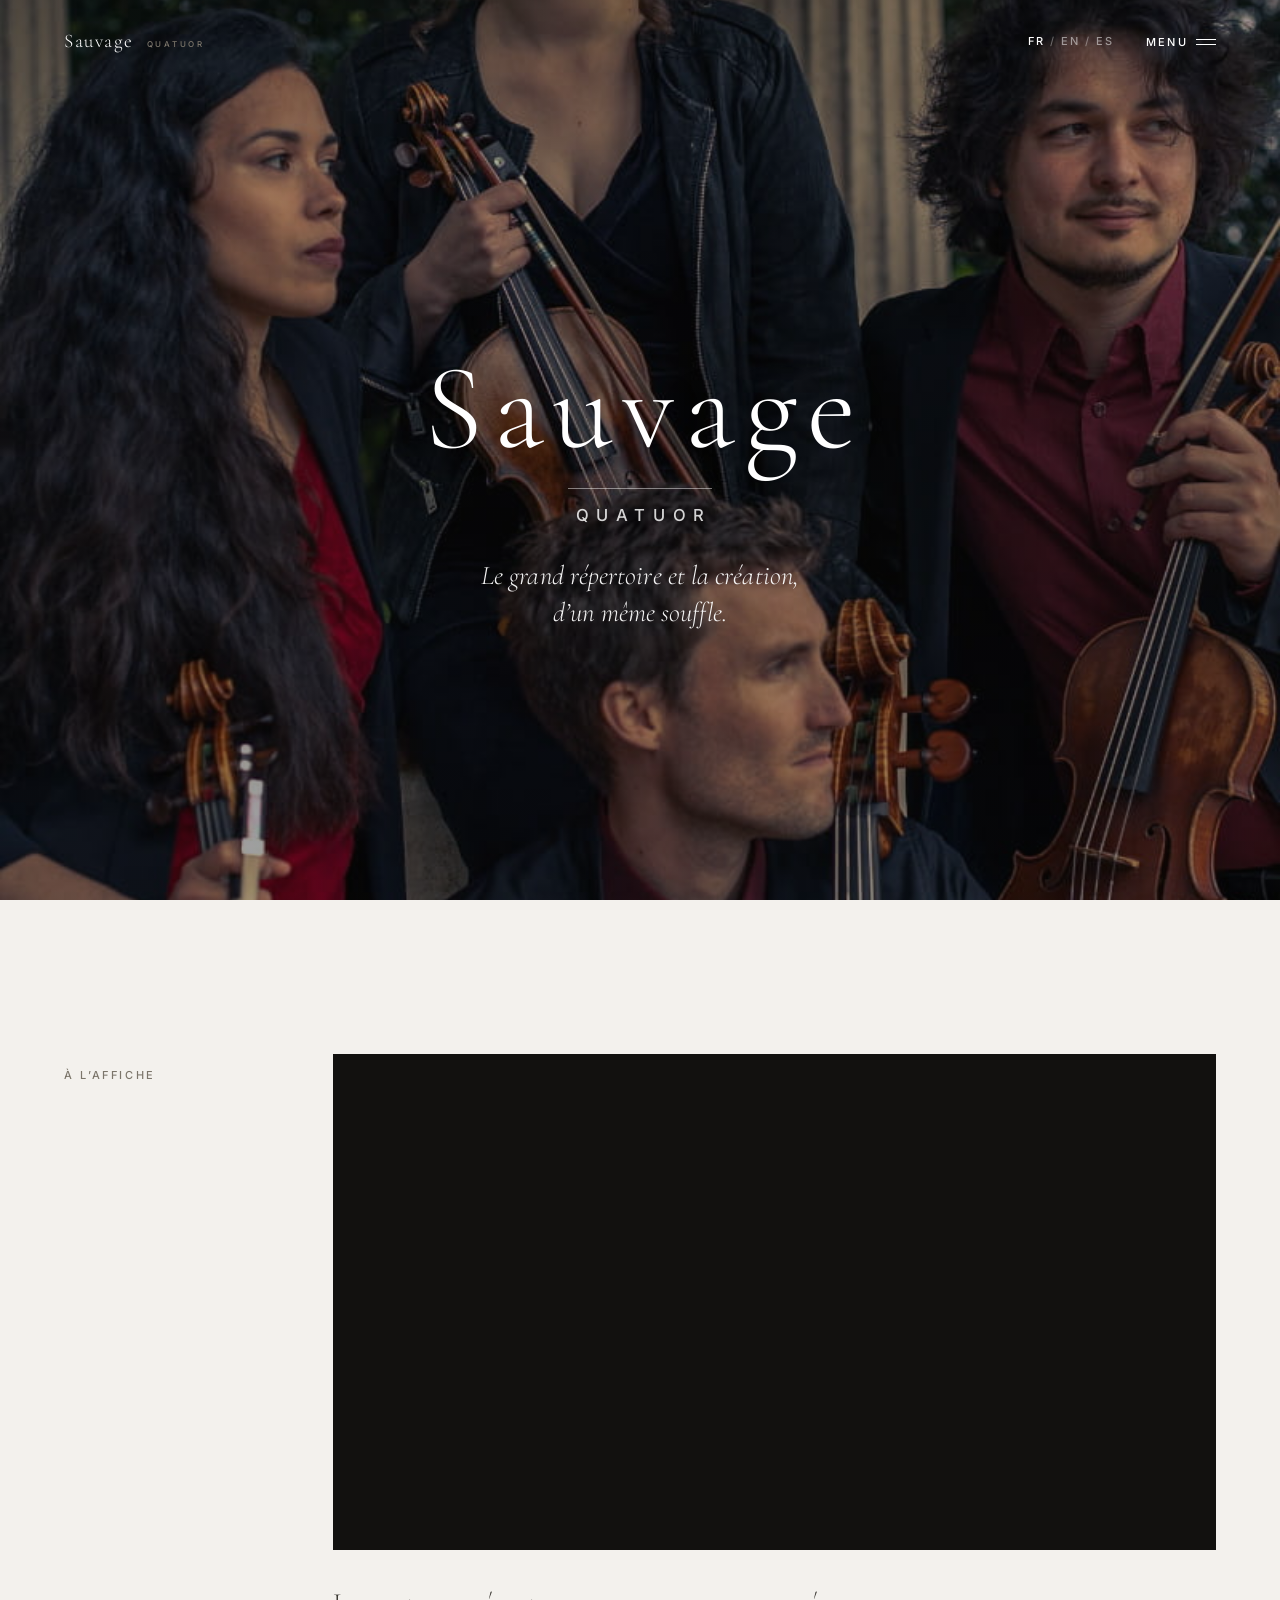
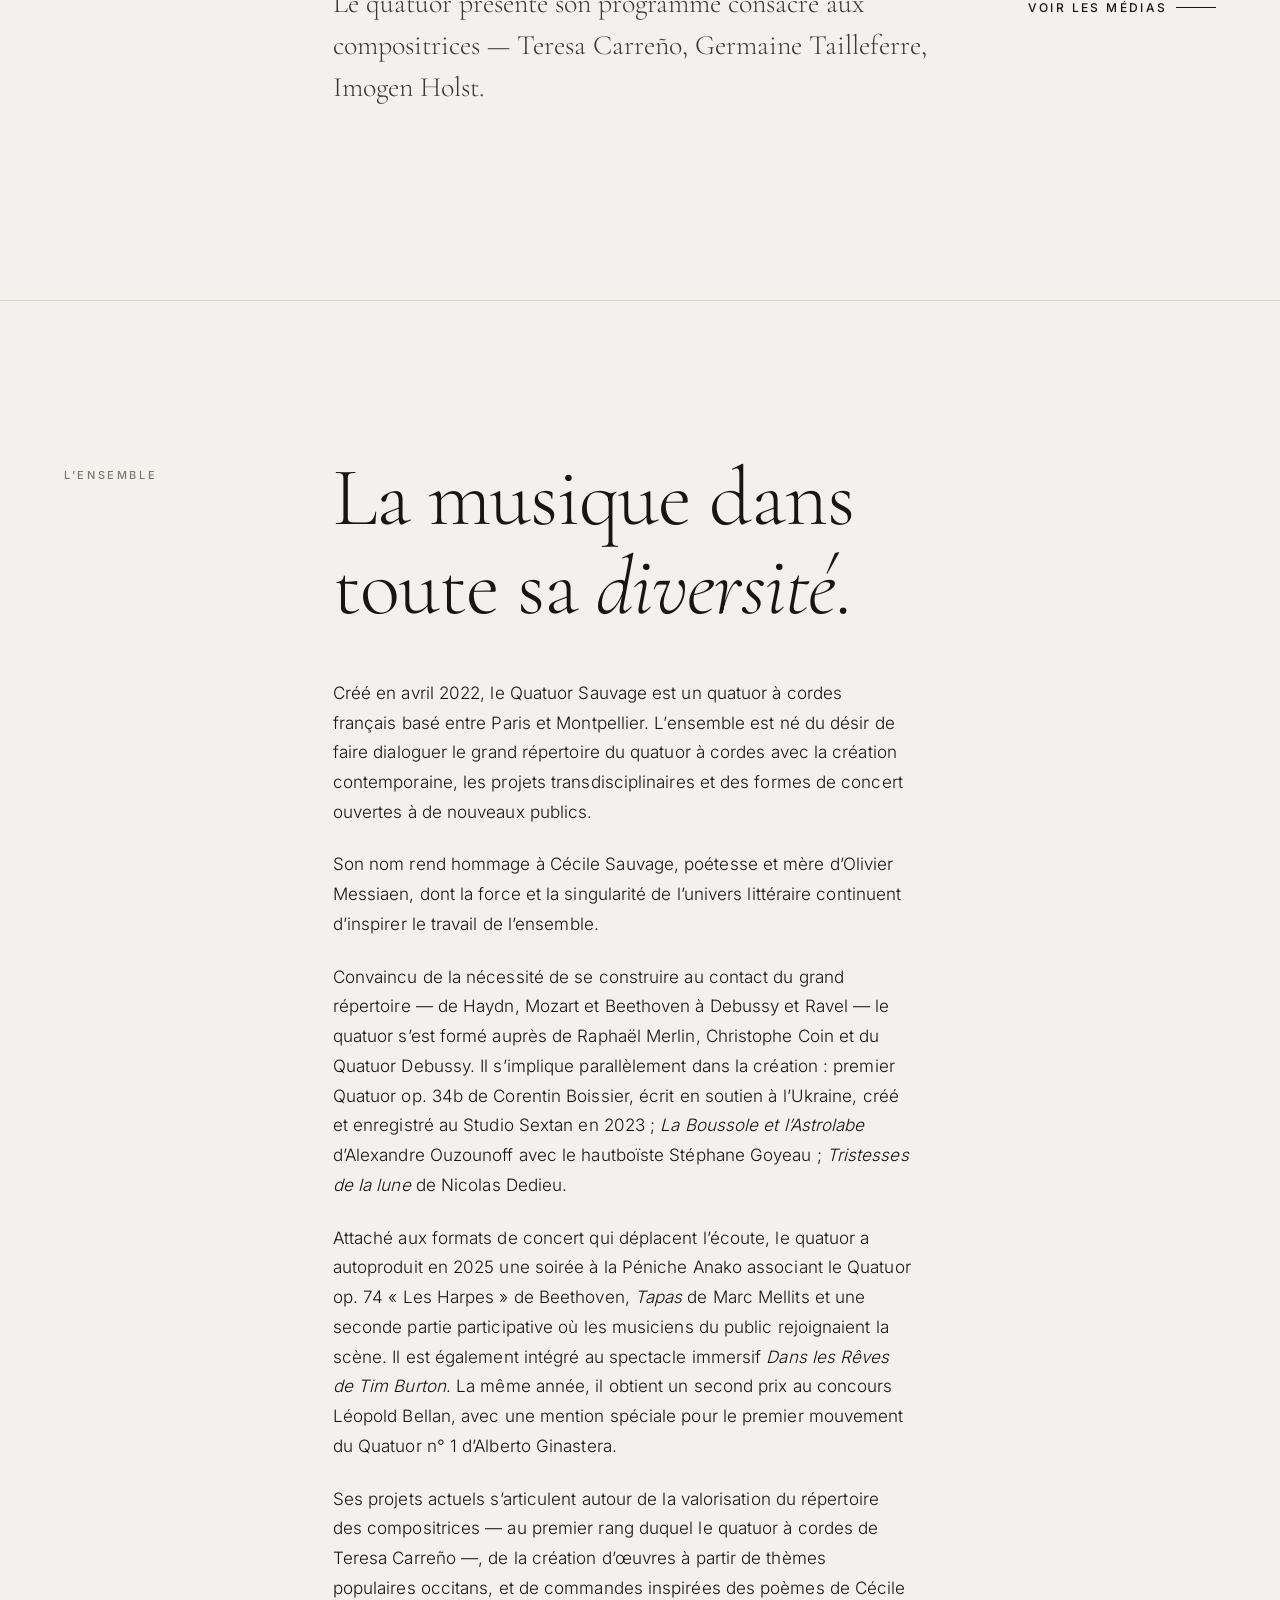
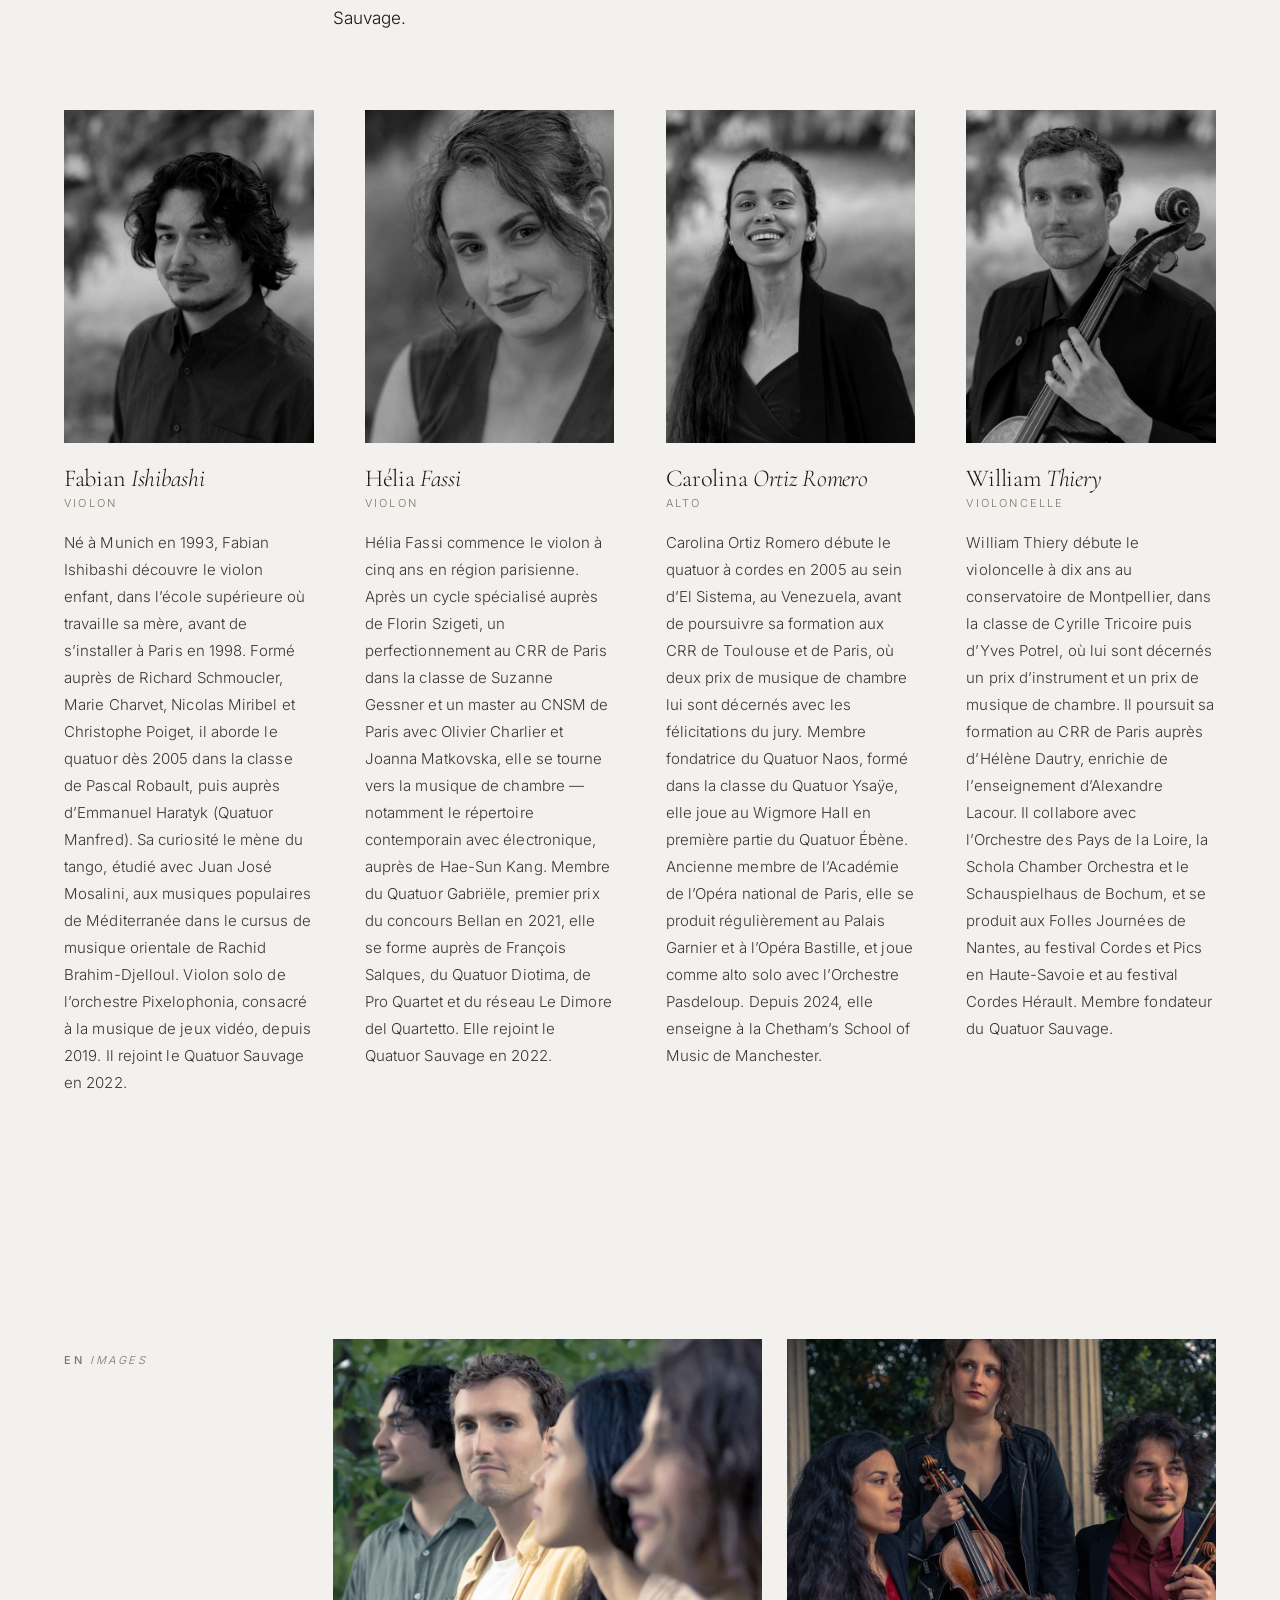
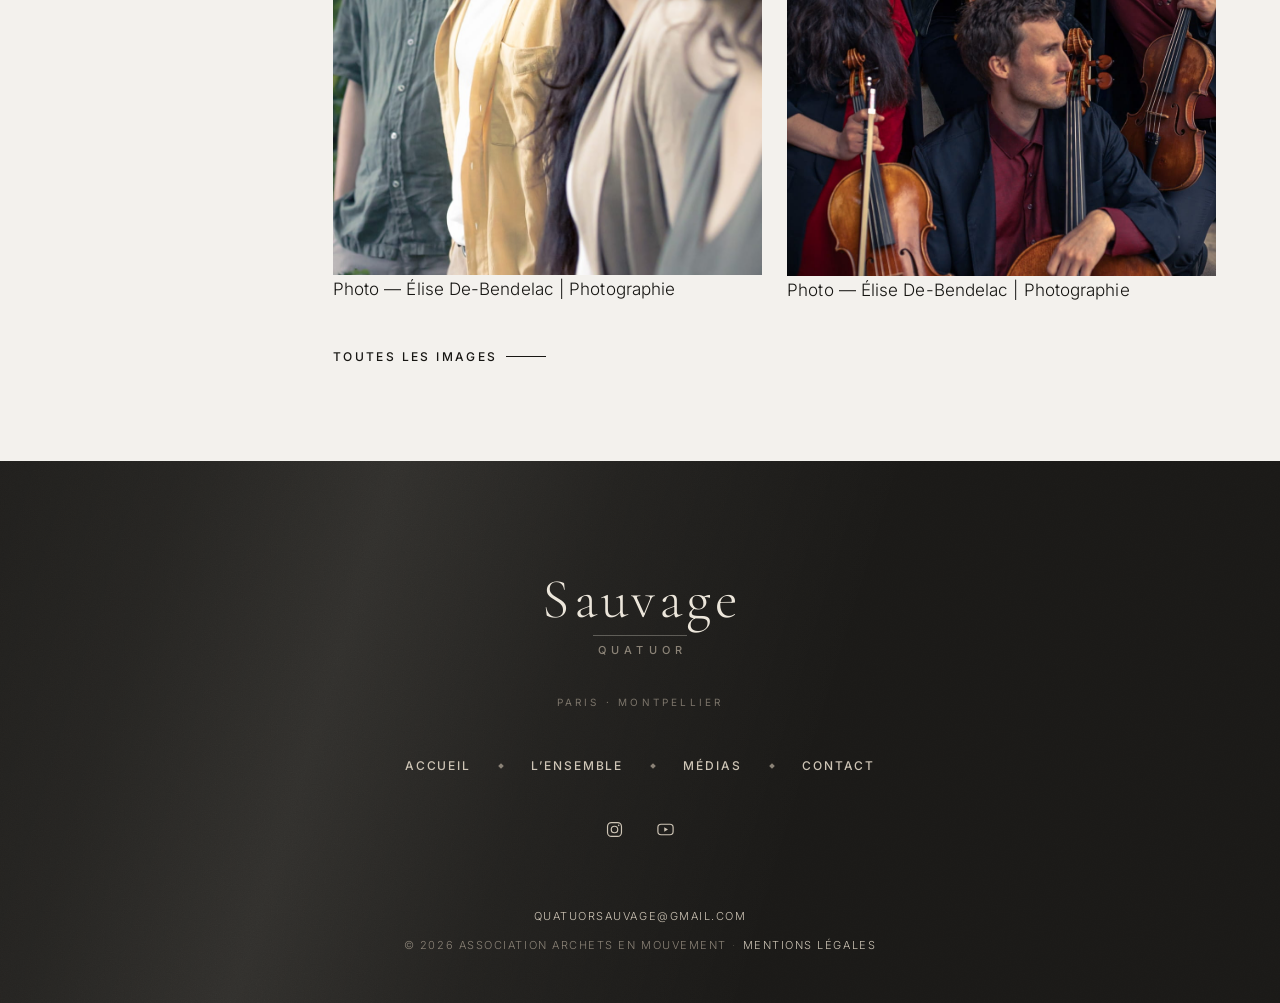
<file: index.html>
<!DOCTYPE html>
<html lang="fr">
<head>
<meta charset="utf-8">
<meta name="viewport" content="width=device-width, initial-scale=1">
<title>Quatuor Sauvage — Quatuor à cordes</title>
<meta name="description" content="Quatuor à cordes français basé à Paris et Montpellier. Le grand répertoire en dialogue avec la création contemporaine et le répertoire des compositrices.">

<!-- ▸▸ REMPLACER LE DOMAINE ci-dessous partout dans le site une fois enregistré -->
<!-- ▸▸ DOMAINE : ces balises ont besoin d'une URL absolue.
     Les réactiver (retirer les commentaires) et y mettre le vrai domaine
     une fois celui-ci enregistré. Inutiles — et néfastes pour le
     référencement — tant qu'elles pointent vers un domaine inexistant. -->
<!-- <link rel="canonical" href="https://www.quatuorsauvage.com/"> -->
<!-- <link rel="alternate" hreflang="fr" href="https://www.quatuorsauvage.com/"> -->
<!-- <link rel="alternate" hreflang="en" href="https://www.quatuorsauvage.com/en/"> -->
<!-- <link rel="alternate" hreflang="es" href="https://www.quatuorsauvage.com/es/"> -->
<!-- <link rel="alternate" hreflang="x-default" href="https://www.quatuorsauvage.com/"> -->

<meta property="og:type" content="website">
<meta property="og:locale" content="fr_FR">
<meta property="og:title" content="Quatuor Sauvage">
<meta property="og:description" content="Quatuor à cordes français basé à Paris et Montpellier.">
<!-- <meta property="og:image" content="https://www.quatuorsauvage.com/images/og-image.jpg"> -->
<!-- <meta property="og:url" content="https://www.quatuorsauvage.com/"> -->
<meta name="twitter:card" content="summary_large_image">

<link rel="icon" href="images/favicon.svg" type="image/svg+xml">
<link rel="preload" href="fonts/cormorant-garamond-latin-300-normal.woff2" as="font" type="font/woff2" crossorigin>
<link rel="preload" href="fonts/inter-latin-400-normal.woff2" as="font" type="font/woff2" crossorigin>
<link rel="stylesheet" href="css/style.css">
</head>
<body class="page-home">

<a class="skip-link" href="#contenu">Aller au contenu</a>

<!-- ============================ NAVIGATION ============================ -->
<header class="nav is-over-hero">
  <a class="wordmark mark mark--inline" href="index.html"><span class="mark-main">Sauvage</span><span class="mark-sub">Quatuor</span></a>
  <div class="nav-right">
    <nav class="lang" aria-label="Langue">
      <span aria-current="true">FR</span>
      <span class="sep">/</span>
      <a href="en/index.html" hreflang="en" lang="en">EN</a>
      <span class="sep">/</span>
      <a href="es/index.html" hreflang="es" lang="es">ES</a>
    </nav>
    <button class="menu-toggle" type="button" aria-expanded="false" aria-controls="menu">
      <span class="label-open">Menu</span>
      <span class="label-close">Fermer</span>
      <span class="bars" aria-hidden="true"><i></i><i></i></span>
    </button>
  </div>
</header>

<div class="overlay" id="menu" aria-hidden="true">
  <div class="wrap">
    <nav class="overlay-nav" aria-label="Navigation principale">
      <a href="index.html" aria-current="page">Accueil</a>
      <a href="index.html#ensemble">L’ensemble</a>
      <a href="media.html">Médias</a>
      <a href="contact.html">Contact</a>
    </nav>
    <div class="overlay-foot">
      <a href="mailto:quatuorsauvage@gmail.com">quatuorsauvage@gmail.com</a>
      <ul class="overlay-social">
        <li><a href="https://www.instagram.com/quatuor_sauvage/" target="_blank" rel="noopener" aria-label="Instagram"><svg viewBox="0 0 24 24" width="18" height="18" fill="none" stroke="currentColor" stroke-width="1.5" aria-hidden="true"><rect x="3.2" y="3.2" width="17.6" height="17.6" rx="5"/><circle cx="12" cy="12" r="4.1"/><circle cx="17.3" cy="6.7" r="1.05" fill="currentColor" stroke="none"/></svg></a></li>
        <li><a href="https://www.youtube.com/@Quatuor_Sauvage" target="_blank" rel="noopener" aria-label="YouTube"><svg viewBox="0 0 24 24" width="18" height="18" fill="none" stroke="currentColor" stroke-width="1.5" aria-hidden="true"><rect x="2.4" y="5.4" width="19.2" height="13.2" rx="4"/><path d="M10.4 9.3v5.4l4.7-2.7z" fill="currentColor" stroke="none"/></svg></a></li>
      </ul>
      <a href="mentions-legales.html">Mentions légales</a>
    </div>
  </div>
</div>

<main id="contenu">

  <!-- ============================== HÉROS ============================== -->
  <section class="hero">
    <div class="hero-media">
      <!-- ▸▸ IMAGE : /images/hero.jpg — paysage, min. 2400 px de large
           ▸▸ IMAGE : /images/hero-vertical.jpg — portrait, min. 1400 px de large.
           Le navigateur ne télécharge que celle qui correspond, jamais les deux. -->
      <picture>
        <source media="(max-width: 47.999rem) and (orientation: portrait)" srcset="images/hero-vertical.jpg">
        <img src="images/hero.jpg" alt="Le Quatuor Sauvage en concert" fetchpriority="high">
      </picture>
    </div>
    <div class="hero-inner">
      <h1 class="hero-mark mark"><span class="mark-main">Sauvage</span><span class="mark-sub">Quatuor</span></h1>
      <!-- ▸▸ REMPLACER : accroche (une ligne, en italique) -->
      <p class="hero-tagline">Le grand répertoire et la création, d’un même souffle.</p>
    </div>
  </section>

  <!-- ===================== À L’AFFICHE — CRÉNEAU UNIQUE =====================
       Un seul contenu à la fois. Remplacer par ce qu'il y a de plus actuel
       (nouvelle vidéo, captation, projet) : la page ne vieillit jamais.
  ==================================================================== -->
  <section class="section wrap" id="a-l-affiche">
    <div class="editorial reveal">
      <span class="eyebrow">À l’affiche</span>
      <div>
        <div class="featured-frame">
          <!-- ▸▸ REMPLACER : identifiant de la vidéo dans l'URL ci-dessous -->
          <iframe
            src="https://www.youtube-nocookie.com/embed/VIDEO_ID?rel=0"
            title="Quatuor Sauvage — teaser"
            allow="accelerometer; autoplay; clipboard-write; encrypted-media; gyroscope; picture-in-picture; web-share"
            referrerpolicy="strict-origin-when-cross-origin"
            allowfullscreen
            loading="lazy"></iframe>
        </div>
        <div class="featured-caption">
          <!-- ▸▸ REMPLACER : phrase de présentation de la vidéo -->
          <p class="lede">Le quatuor présente son programme consacré aux compositrices — Teresa Carreño, Germaine Tailleferre, Imogen Holst.</p>
          <a class="link-arrow" href="media.html">Voir les médias</a>
        </div>
      </div>
    </div>
  </section>

  <hr class="rule">

  <!-- ============================= L’ENSEMBLE ============================= -->
  <section class="section wrap" id="ensemble">
    <div class="editorial reveal">
      <span class="eyebrow">L’ensemble</span>
      <div>
        <h2 class="display-l">La musique dans toute sa <em>diversité</em>.</h2>
        <div class="prose" style="margin-top: clamp(2rem, 4vw, 3rem);">
          <p>Créé en avril 2022, le Quatuor Sauvage est un quatuor à cordes français basé entre Paris et Montpellier. L’ensemble est né du désir de faire dialoguer le grand répertoire du quatuor à cordes avec la création contemporaine, les projets transdisciplinaires et des formes de concert ouvertes à de nouveaux publics.</p>
          <p>Son nom rend hommage à Cécile Sauvage, poétesse et mère d’Olivier Messiaen, dont la force et la singularité de l’univers littéraire continuent d’inspirer le travail de l’ensemble.</p>
          <p>Convaincu de la nécessité de se construire au contact du grand répertoire — de Haydn, Mozart et Beethoven à Debussy et Ravel — le quatuor s’est formé auprès de Raphaël Merlin, Christophe Coin et du Quatuor Debussy. Il s’implique parallèlement dans la création : premier Quatuor op. 34b de Corentin Boissier, écrit en soutien à l’Ukraine, créé et enregistré au Studio Sextan en 2023 ; <em>La Boussole et l’Astrolabe</em> d’Alexandre Ouzounoff avec le hautboïste Stéphane Goyeau ; <em>Tristesses de la lune</em> de Nicolas Dedieu.</p>
          <p>Attaché aux formats de concert qui déplacent l’écoute, le quatuor a autoproduit en 2025 une soirée à la Péniche Anako associant le Quatuor op. 74 « Les Harpes » de Beethoven, <em>Tapas</em> de Marc Mellits et une seconde partie participative où les musiciens du public rejoignaient la scène. Il est également intégré au spectacle immersif <em>Dans les Rêves de Tim Burton</em>. La même année, il obtient un second prix au concours Léopold Bellan, avec une mention spéciale pour le premier mouvement du Quatuor n° 1 d’Alberto Ginastera.</p>
          <p>Ses projets actuels s’articulent autour de la valorisation du répertoire des compositrices — au premier rang duquel le quatuor à cordes de Teresa Carreño —, de la création d’œuvres à partir de thèmes populaires occitans, et de commandes inspirées des poèmes de Cécile Sauvage.</p>
        </div>
      </div>
    </div>

    <!-- ------------------------------ MEMBRES ------------------------------ -->
    <div class="members">

      <article class="member reveal">
        <figure>
          <!-- ▸▸ IMAGE : /images/portrait-fabian.jpg — portrait 3:4 -->
          <img src="images/portrait-fabian.jpg" alt="Fabian Ishibashi, violon" loading="lazy">
        </figure>
        <h3>Fabian <em>Ishibashi</em></h3>
        <p class="role">Violon</p>
        <p class="bio">Né à Munich en 1993, Fabian Ishibashi découvre le violon enfant, dans l’école supérieure où travaille sa mère, avant de s’installer à Paris en 1998. Formé auprès de Richard Schmoucler, Marie Charvet, Nicolas Miribel et Christophe Poiget, il aborde le quatuor dès 2005 dans la classe de Pascal Robault, puis auprès d’Emmanuel Haratyk (Quatuor Manfred). Sa curiosité le mène du tango, étudié avec Juan José Mosalini, aux musiques populaires de Méditerranée dans le cursus de musique orientale de Rachid Brahim-Djelloul. Violon solo de l’orchestre Pixelophonia, consacré à la musique de jeux vidéo, depuis 2019. Il rejoint le Quatuor Sauvage en 2022.</p>
      </article>

      <article class="member reveal">
        <figure>
          <!-- ▸▸ IMAGE : /images/portrait-helia.jpg — portrait 3:4 -->
          <img src="images/portrait-helia.jpg" alt="Hélia Fassi, violon" loading="lazy">
        </figure>
        <h3>Hélia <em>Fassi</em></h3>
        <p class="role">Violon</p>
        <p class="bio">Hélia Fassi commence le violon à cinq ans en région parisienne. Après un cycle spécialisé auprès de Florin Szigeti, un perfectionnement au CRR de Paris dans la classe de Suzanne Gessner et un master au CNSM de Paris avec Olivier Charlier et Joanna Matkovska, elle se tourne vers la musique de chambre — notamment le répertoire contemporain avec électronique, auprès de Hae-Sun Kang. Membre du Quatuor Gabriële, premier prix du concours Bellan en 2021, elle se forme auprès de François Salques, du Quatuor Diotima, de Pro Quartet et du réseau Le Dimore del Quartetto. Elle rejoint le Quatuor Sauvage en 2022.</p>
      </article>

      <article class="member reveal">
        <figure>
          <!-- ▸▸ IMAGE : /images/portrait-carolina.jpg — portrait 3:4 -->
          <img src="images/portrait-carolina.jpg" alt="Carolina Ortiz Romero, alto" loading="lazy">
        </figure>
        <h3>Carolina <em>Ortiz Romero</em></h3>
        <p class="role">Alto</p>
        <p class="bio">Carolina Ortiz Romero débute le quatuor à cordes en 2005 au sein d’El Sistema, au Venezuela, avant de poursuivre sa formation aux CRR de Toulouse et de Paris, où deux prix de musique de chambre lui sont décernés avec les félicitations du jury. Membre fondatrice du Quatuor Naos, formé dans la classe du Quatuor Ysaÿe, elle joue au Wigmore Hall en première partie du Quatuor Ébène. Ancienne membre de l’Académie de l’Opéra national de Paris, elle se produit régulièrement au Palais Garnier et à l’Opéra Bastille, et joue comme alto solo avec l’Orchestre Pasdeloup. Depuis 2024, elle enseigne à la Chetham’s School of Music de Manchester.</p>
      </article>

      <article class="member reveal">
        <figure>
          <!-- ▸▸ IMAGE : /images/portrait-william.jpg — portrait 3:4 -->
          <img src="images/portrait-william.jpg" alt="William Thiery, violoncelle" loading="lazy">
        </figure>
        <h3>William <em>Thiery</em></h3>
        <p class="role">Violoncelle</p>
        <p class="bio">William Thiery débute le violoncelle à dix ans au conservatoire de Montpellier, dans la classe de Cyrille Tricoire puis d’Yves Potrel, où lui sont décernés un prix d’instrument et un prix de musique de chambre. Il poursuit sa formation au CRR de Paris auprès d’Hélène Dautry, enrichie de l’enseignement d’Alexandre Lacour. Il collabore avec l’Orchestre des Pays de la Loire, la Schola Chamber Orchestra et le Schauspielhaus de Bochum, et se produit aux Folles Journées de Nantes, au festival Cordes et Pics en Haute-Savoie et au festival Cordes Hérault. Membre fondateur du Quatuor Sauvage.</p>
      </article>

    </div>
  </section>

  <!-- ============================ VERS LES MÉDIAS ============================ -->
  <section class="section--tight wrap" id="apercu">
    <div class="editorial reveal">
      <span class="eyebrow">En <em class="accent">images</em></span>
      <div>
        <div class="duo">
          <figure>
            <a href="media.html">
              <!-- ▸▸ IMAGE : /images/quartet-01.jpg -->
              <img src="images/quartet-04.jpg" alt="Le Quatuor Sauvage en répétition" loading="lazy">
            </a>
            <figcaption>Photo — Élise De-Bendelac | Photographie</figcaption>
          </figure>
          <figure>
            <a href="media.html">
              <!-- ▸▸ IMAGE : /images/quartet-02.jpg -->
              <img src="images/quartet-02.jpg" alt="Le Quatuor Sauvage sur scène" loading="lazy">
            </a>
            <figcaption>Photo — Élise De-Bendelac | Photographie</figcaption>
          </figure>
        </div>
        <p style="margin-top: clamp(1.5rem, 3vw, 2.25rem);">
          <a class="link-arrow" href="media.html">Toutes les images</a>
        </p>
      </div>
    </div>
  </section>

</main>

<!-- ============================== PIED DE PAGE ============================== -->
<footer class="footer">
  <div class="wrap footer-inner">

    <div>
      <p class="footer-mark mark"><span class="mark-main">Sauvage</span><span class="mark-sub">Quatuor</span></p>
      <p class="footer-sub">Paris · Montpellier</p>
    </div>

    <nav class="footer-nav" aria-label="Navigation du pied de page">
      <a href="index.html">Accueil</a>
      <span class="dot" aria-hidden="true"></span>
      <a href="index.html#ensemble">L’ensemble</a>
      <span class="dot" aria-hidden="true"></span>
      <a href="media.html">Médias</a>
      <span class="dot" aria-hidden="true"></span>
      <a href="contact.html">Contact</a>
    </nav>

    <ul class="footer-social">
      <li><a href="https://www.instagram.com/quatuor_sauvage/" target="_blank" rel="noopener" aria-label="Instagram"><svg viewBox="0 0 24 24" width="19" height="19" fill="none" stroke="currentColor" stroke-width="1.5" aria-hidden="true"><rect x="3.2" y="3.2" width="17.6" height="17.6" rx="5"/><circle cx="12" cy="12" r="4.1"/><circle cx="17.3" cy="6.7" r="1.05" fill="currentColor" stroke="none"/></svg></a></li>
      <li><a href="https://www.youtube.com/@Quatuor_Sauvage" target="_blank" rel="noopener" aria-label="YouTube"><svg viewBox="0 0 24 24" width="19" height="19" fill="none" stroke="currentColor" stroke-width="1.5" aria-hidden="true"><rect x="2.4" y="5.4" width="19.2" height="13.2" rx="4"/><path d="M10.4 9.3v5.4l4.7-2.7z" fill="currentColor" stroke="none"/></svg></a></li>
    </ul>

    <div class="footer-legal">
      <a href="mailto:quatuorsauvage@gmail.com">quatuorsauvage@gmail.com</a>
      <p>© <span id="year">2026</span> Association Archets en mouvement<span class="sep">·</span><a href="mentions-legales.html">Mentions légales</a></p>
    </div>

  </div>
</footer>

<script src="js/main.js" defer></script>
<script>document.getElementById('year').textContent = new Date().getFullYear();</script>
</body>
</html>
</file>
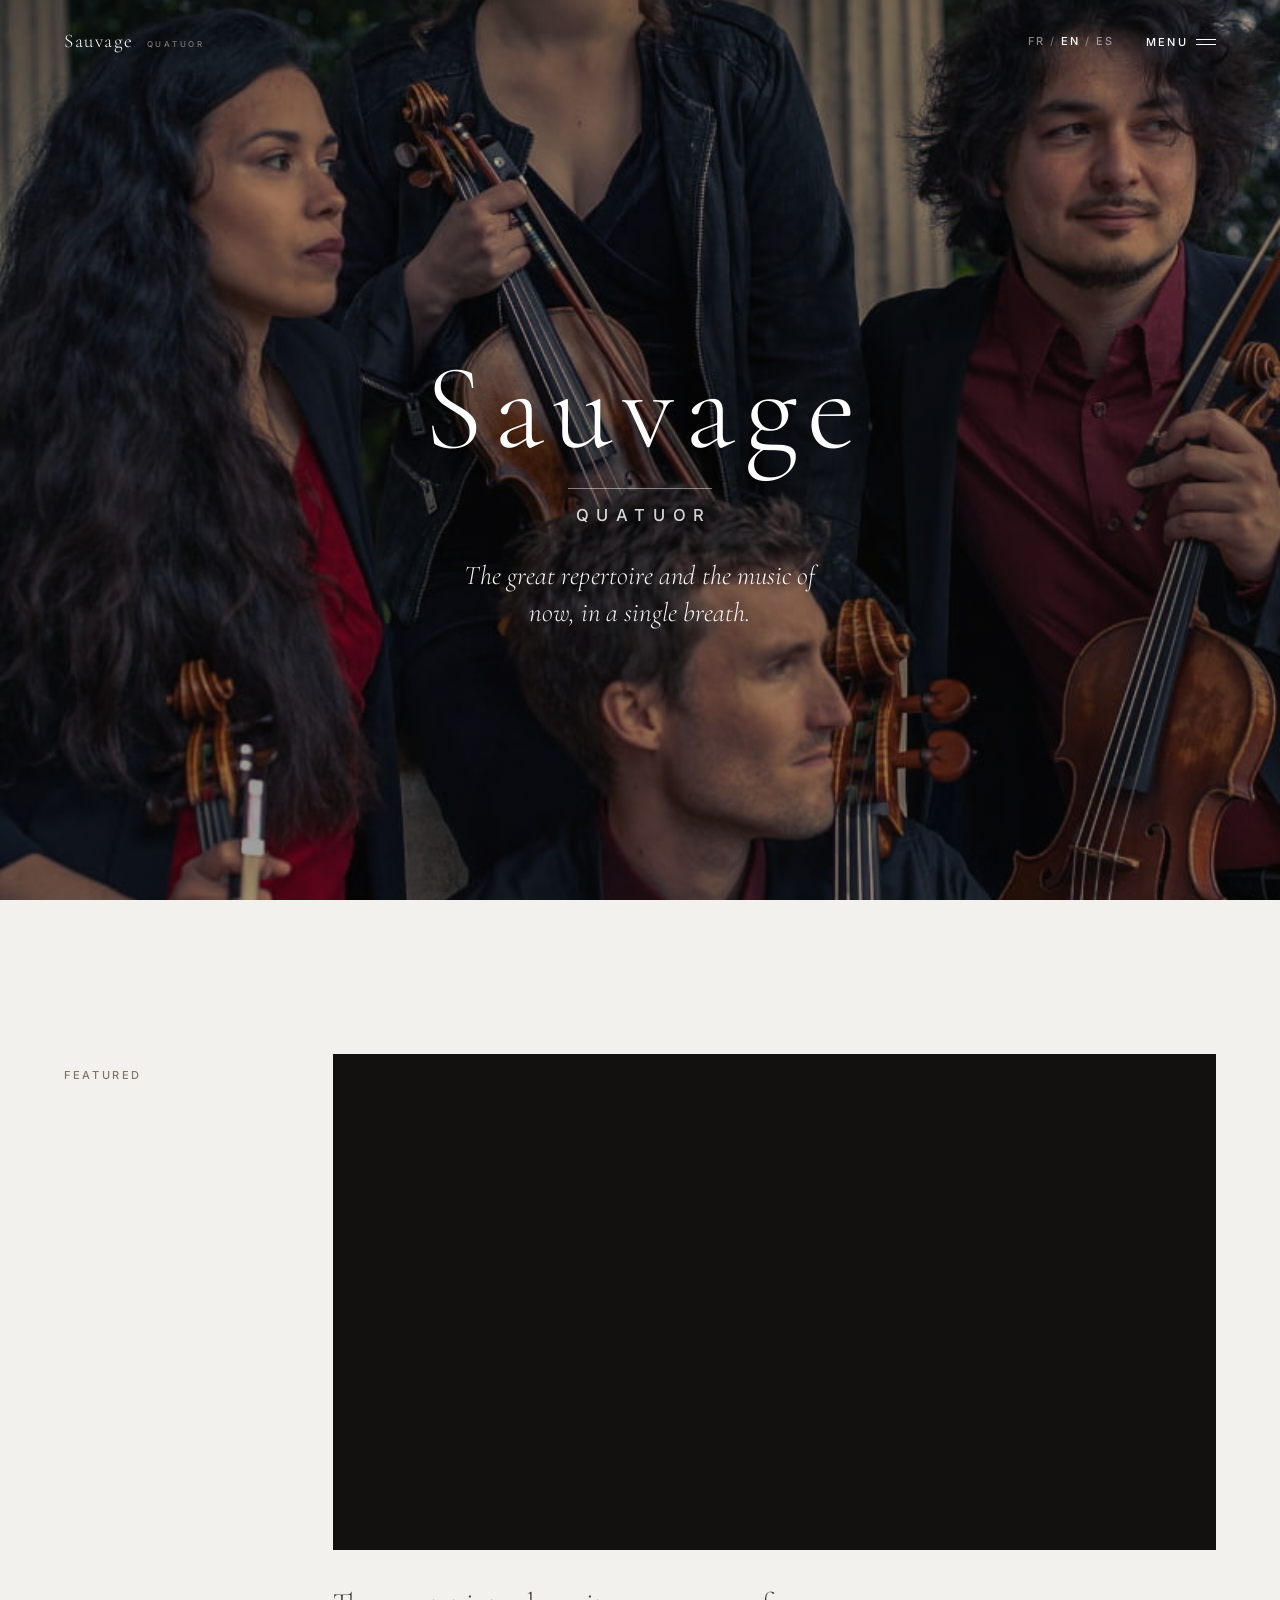
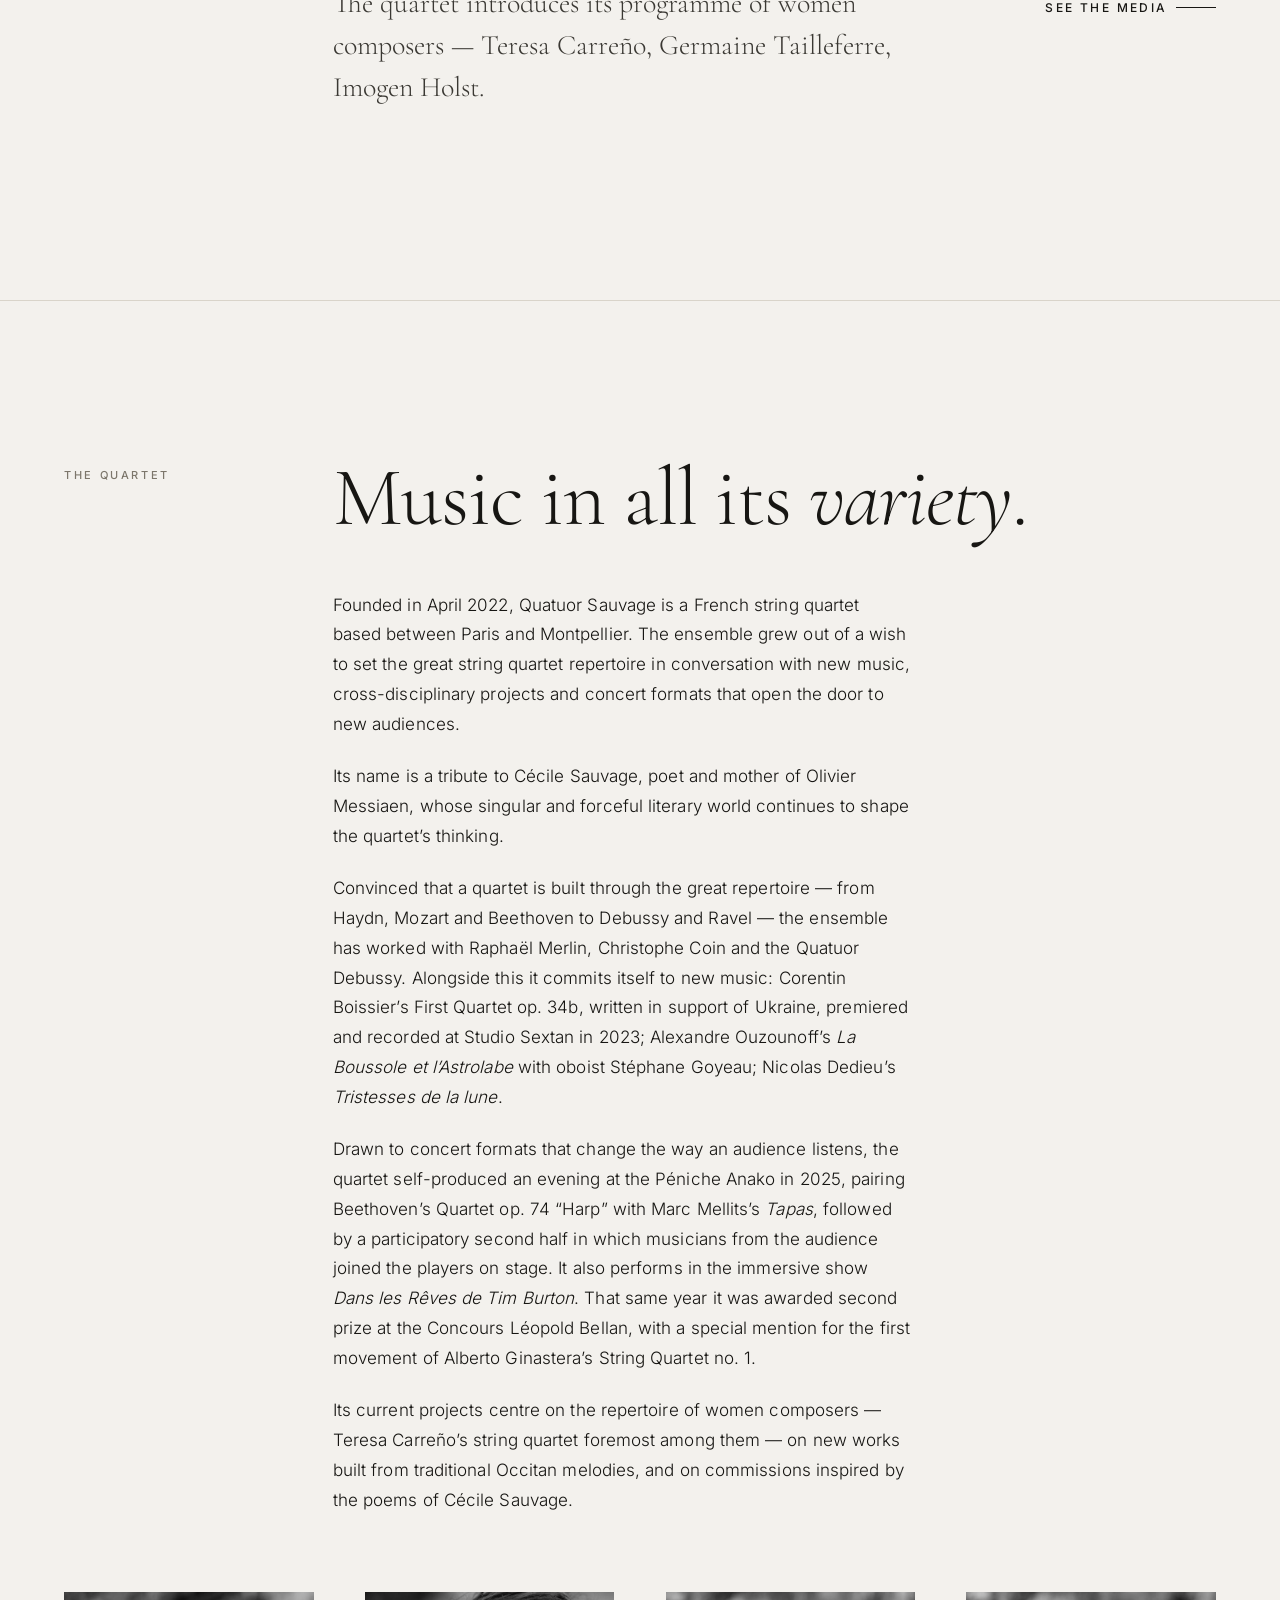
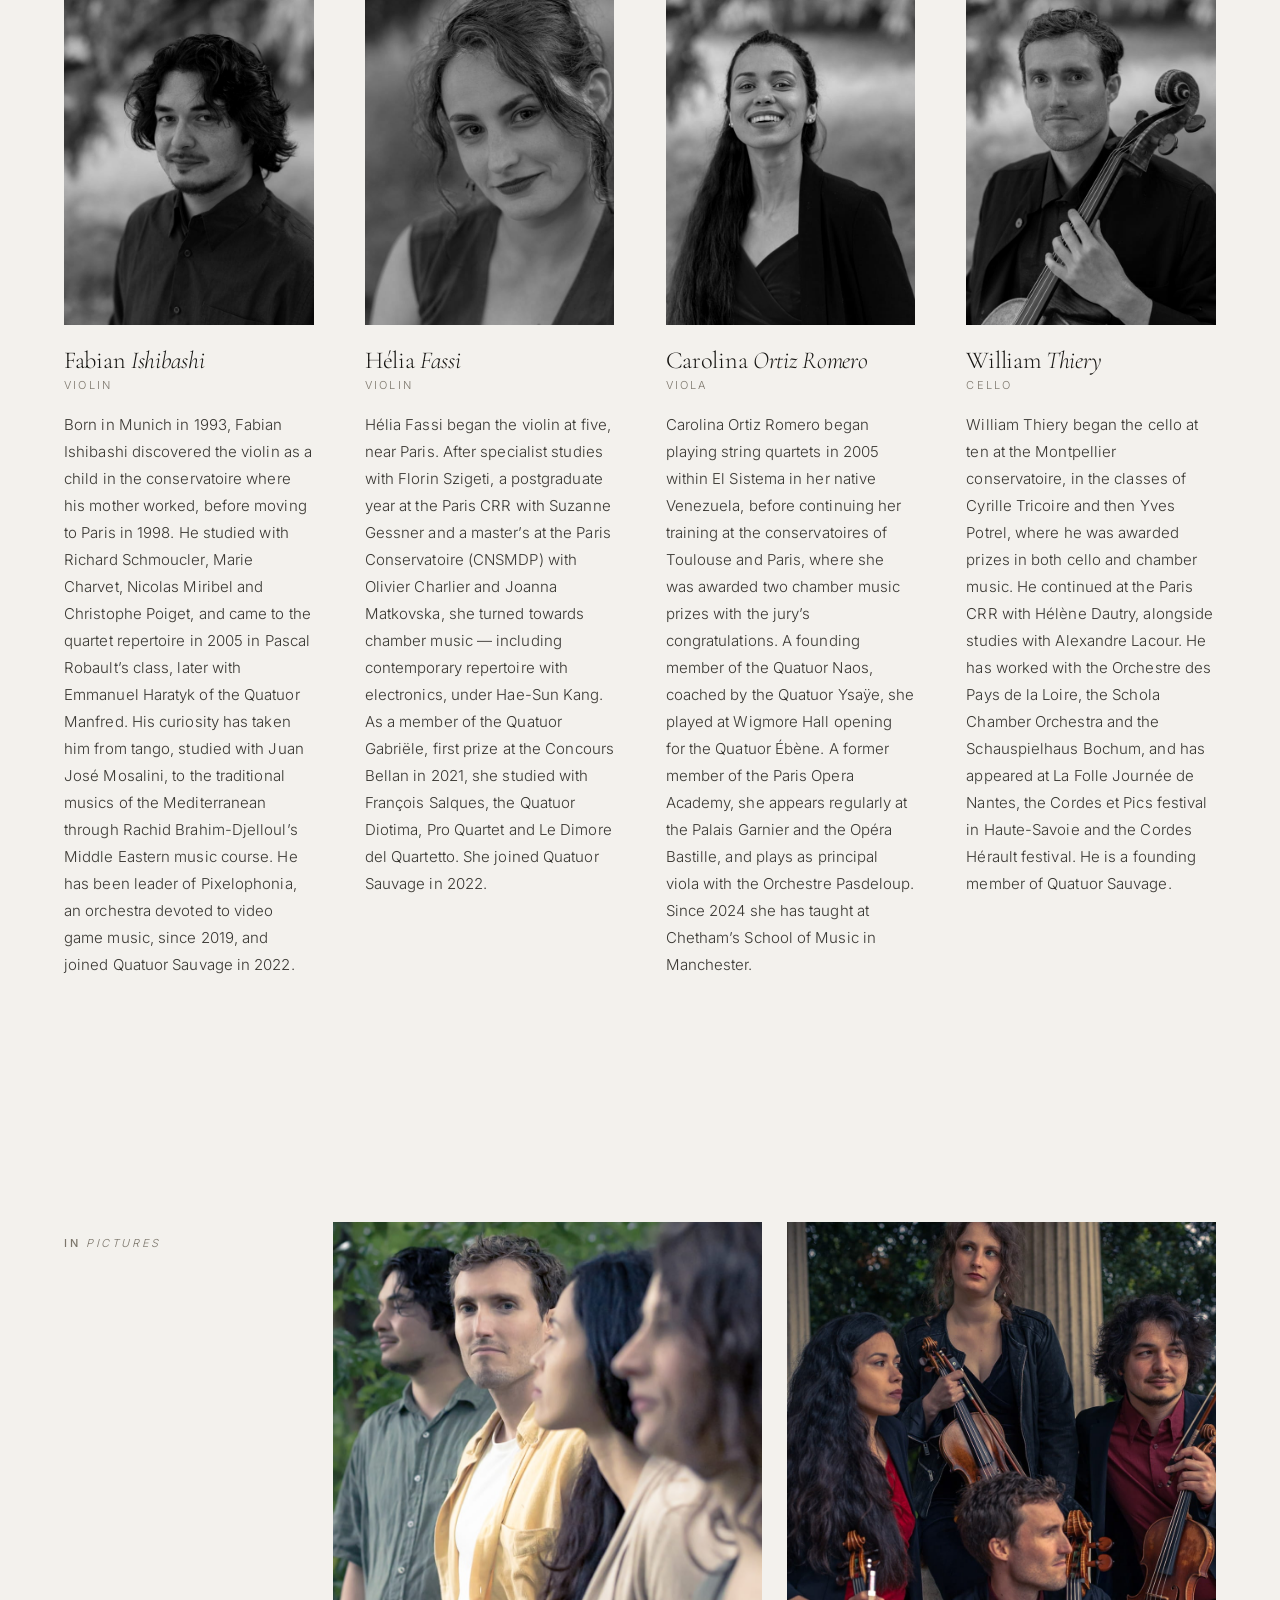
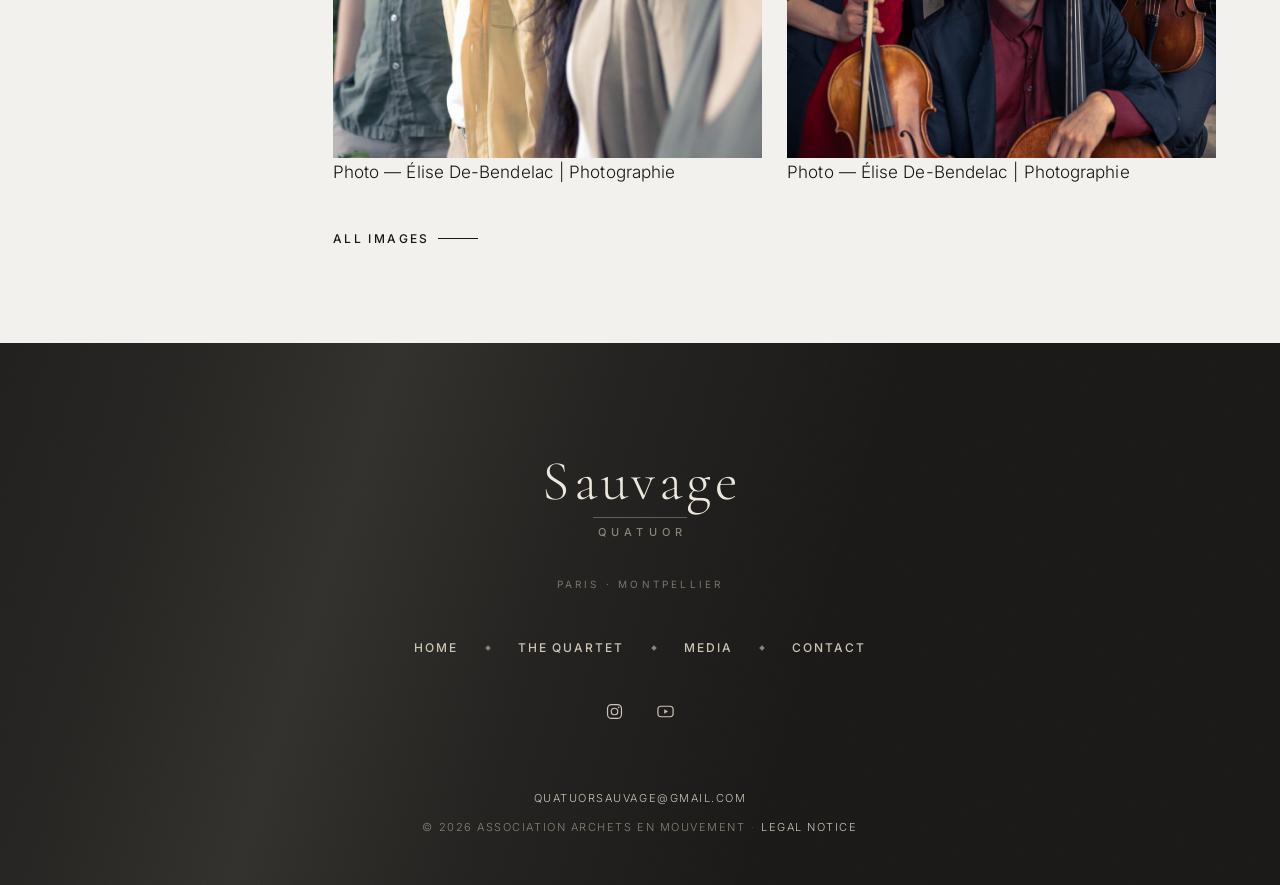
<file: en/index.html>
<!DOCTYPE html>
<html lang="en">
<head>
<meta charset="utf-8">
<meta name="viewport" content="width=device-width, initial-scale=1">
<title>Quatuor Sauvage — String Quartet</title>
<meta name="description" content="French string quartet based between Paris and Montpellier. The great repertoire in dialogue with new music and the works of women composers.">

<!-- ▸▸ REPLACE THE DOMAIN below throughout the site once registered -->
<!-- ▸▸ DOMAINE : ces balises ont besoin d'une URL absolue.
     Les réactiver (retirer les commentaires) et y mettre le vrai domaine
     une fois celui-ci enregistré. Inutiles — et néfastes pour le
     référencement — tant qu'elles pointent vers un domaine inexistant. -->
<!-- <link rel="canonical" href="https://www.quatuorsauvage.com/en/"> -->
<!-- <link rel="alternate" hreflang="fr" href="https://www.quatuorsauvage.com/"> -->
<!-- <link rel="alternate" hreflang="en" href="https://www.quatuorsauvage.com/en/"> -->
<!-- <link rel="alternate" hreflang="es" href="https://www.quatuorsauvage.com/es/"> -->
<!-- <link rel="alternate" hreflang="x-default" href="https://www.quatuorsauvage.com/"> -->

<meta property="og:type" content="website">
<meta property="og:locale" content="en_GB">
<meta property="og:title" content="Quatuor Sauvage">
<meta property="og:description" content="French string quartet based between Paris and Montpellier.">
<!-- <meta property="og:image" content="https://www.quatuorsauvage.com/images/og-image.jpg"> -->
<!-- <meta property="og:url" content="https://www.quatuorsauvage.com/en/"> -->
<meta name="twitter:card" content="summary_large_image">

<link rel="icon" href="../images/favicon.svg" type="image/svg+xml">
<link rel="preload" href="../fonts/cormorant-garamond-latin-300-normal.woff2" as="font" type="font/woff2" crossorigin>
<link rel="preload" href="../fonts/inter-latin-400-normal.woff2" as="font" type="font/woff2" crossorigin>
<link rel="stylesheet" href="../css/style.css">
</head>
<body class="page-home">

<a class="skip-link" href="#content">Skip to content</a>

<header class="nav is-over-hero">
  <a class="wordmark mark mark--inline" href="index.html"><span class="mark-main">Sauvage</span><span class="mark-sub">Quatuor</span></a>
  <div class="nav-right">
    <nav class="lang" aria-label="Language">
      <a href="../index.html" hreflang="fr" lang="fr">FR</a>
      <span class="sep">/</span>
      <span aria-current="true">EN</span>
      <span class="sep">/</span>
      <a href="../es/index.html" hreflang="es" lang="es">ES</a>
    </nav>
    <button class="menu-toggle" type="button" aria-expanded="false" aria-controls="menu">
      <span class="label-open">Menu</span>
      <span class="label-close">Close</span>
      <span class="bars" aria-hidden="true"><i></i><i></i></span>
    </button>
  </div>
</header>

<div class="overlay" id="menu" aria-hidden="true">
  <div class="wrap">
    <nav class="overlay-nav" aria-label="Main navigation">
      <a href="index.html" aria-current="page">Home</a>
      <a href="index.html#ensemble">The Quartet</a>
      <a href="media.html">Media</a>
      <a href="contact.html">Contact</a>
    </nav>
    <div class="overlay-foot">
      <a href="mailto:quatuorsauvage@gmail.com">quatuorsauvage@gmail.com</a>
      <ul class="overlay-social">
        <li><a href="https://www.instagram.com/quatuor_sauvage/" target="_blank" rel="noopener" aria-label="Instagram"><svg viewBox="0 0 24 24" width="18" height="18" fill="none" stroke="currentColor" stroke-width="1.5" aria-hidden="true"><rect x="3.2" y="3.2" width="17.6" height="17.6" rx="5"/><circle cx="12" cy="12" r="4.1"/><circle cx="17.3" cy="6.7" r="1.05" fill="currentColor" stroke="none"/></svg></a></li>
        <li><a href="https://www.youtube.com/@Quatuor_Sauvage" target="_blank" rel="noopener" aria-label="YouTube"><svg viewBox="0 0 24 24" width="18" height="18" fill="none" stroke="currentColor" stroke-width="1.5" aria-hidden="true"><rect x="2.4" y="5.4" width="19.2" height="13.2" rx="4"/><path d="M10.4 9.3v5.4l4.7-2.7z" fill="currentColor" stroke="none"/></svg></a></li>
      </ul>
      <a href="legal-notice.html">Legal notice</a>
    </div>
  </div>
</div>

<main id="content">

  <section class="hero">
    <div class="hero-media">
      <picture>
        <source media="(max-width: 47.999rem) and (orientation: portrait)" srcset="../images/hero-vertical.jpg">
        <img src="../images/hero.jpg" alt="Quatuor Sauvage in concert" fetchpriority="high">
      </picture>
    </div>
    <div class="hero-inner">
      <h1 class="hero-mark mark"><span class="mark-main">Sauvage</span><span class="mark-sub">Quatuor</span></h1>
      <!-- ▸▸ REPLACE: tagline (one line, italic) -->
      <p class="hero-tagline">The great repertoire and the music of now, in a single breath.</p>
    </div>
  </section>

  <!-- ===================== FEATURED — SINGLE SLOT =====================
       One item at a time. Swap in whatever is most current; the page
       never looks stale.
  ================================================================= -->
  <section class="section wrap" id="featured">
    <div class="editorial reveal">
      <span class="eyebrow">Featured</span>
      <div>
        <div class="featured-frame">
          <!-- ▸▸ REPLACE: the video ID in the URL below -->
          <iframe
            src="https://www.youtube-nocookie.com/embed/VIDEO_ID?rel=0"
            title="Quatuor Sauvage — teaser"
            allow="accelerometer; autoplay; clipboard-write; encrypted-media; gyroscope; picture-in-picture; web-share"
            referrerpolicy="strict-origin-when-cross-origin"
            allowfullscreen
            loading="lazy"></iframe>
        </div>
        <div class="featured-caption">
          <!-- ▸▸ REPLACE: framing sentence for the video -->
          <p class="lede">The quartet introduces its programme of women composers — Teresa Carreño, Germaine Tailleferre, Imogen Holst.</p>
          <a class="link-arrow" href="media.html">See the media</a>
        </div>
      </div>
    </div>
  </section>

  <hr class="rule">

  <section class="section wrap" id="ensemble">
    <div class="editorial reveal">
      <span class="eyebrow">The Quartet</span>
      <div>
        <h2 class="display-l">Music in all its <em>variety</em>.</h2>
        <div class="prose" style="margin-top: clamp(2rem, 4vw, 3rem);">
          <p>Founded in April 2022, Quatuor Sauvage is a French string quartet based between Paris and Montpellier. The ensemble grew out of a wish to set the great string quartet repertoire in conversation with new music, cross-disciplinary projects and concert formats that open the door to new audiences.</p>
          <p>Its name is a tribute to Cécile Sauvage, poet and mother of Olivier Messiaen, whose singular and forceful literary world continues to shape the quartet’s thinking.</p>
          <p>Convinced that a quartet is built through the great repertoire — from Haydn, Mozart and Beethoven to Debussy and Ravel — the ensemble has worked with Raphaël Merlin, Christophe Coin and the Quatuor Debussy. Alongside this it commits itself to new music: Corentin Boissier’s First Quartet op. 34b, written in support of Ukraine, premiered and recorded at Studio Sextan in 2023; Alexandre Ouzounoff’s <em>La Boussole et l’Astrolabe</em> with oboist Stéphane Goyeau; Nicolas Dedieu’s <em>Tristesses de la lune</em>.</p>
          <p>Drawn to concert formats that change the way an audience listens, the quartet self-produced an evening at the Péniche Anako in 2025, pairing Beethoven’s Quartet op. 74 “Harp” with Marc Mellits’s <em>Tapas</em>, followed by a participatory second half in which musicians from the audience joined the players on stage. It also performs in the immersive show <em>Dans les Rêves de Tim Burton</em>. That same year it was awarded second prize at the Concours Léopold Bellan, with a special mention for the first movement of Alberto Ginastera’s String Quartet no. 1.</p>
          <p>Its current projects centre on the repertoire of women composers — Teresa Carreño’s string quartet foremost among them — on new works built from traditional Occitan melodies, and on commissions inspired by the poems of Cécile Sauvage.</p>
        </div>
      </div>
    </div>

    <div class="members">

      <article class="member reveal">
        <figure>
          <img src="../images/portrait-fabian.jpg" alt="Fabian Ishibashi, violin" loading="lazy">
        </figure>
        <h3>Fabian <em>Ishibashi</em></h3>
        <p class="role">Violin</p>
        <p class="bio">Born in Munich in 1993, Fabian Ishibashi discovered the violin as a child in the conservatoire where his mother worked, before moving to Paris in 1998. He studied with Richard Schmoucler, Marie Charvet, Nicolas Miribel and Christophe Poiget, and came to the quartet repertoire in 2005 in Pascal Robault’s class, later with Emmanuel Haratyk of the Quatuor Manfred. His curiosity has taken him from tango, studied with Juan José Mosalini, to the traditional musics of the Mediterranean through Rachid Brahim-Djelloul’s Middle Eastern music course. He has been leader of Pixelophonia, an orchestra devoted to video game music, since 2019, and joined Quatuor Sauvage in 2022.</p>
      </article>

      <article class="member reveal">
        <figure>
          <img src="../images/portrait-helia.jpg" alt="Hélia Fassi, violin" loading="lazy">
        </figure>
        <h3>Hélia <em>Fassi</em></h3>
        <p class="role">Violin</p>
        <p class="bio">Hélia Fassi began the violin at five, near Paris. After specialist studies with Florin Szigeti, a postgraduate year at the Paris CRR with Suzanne Gessner and a master’s at the Paris Conservatoire (CNSMDP) with Olivier Charlier and Joanna Matkovska, she turned towards chamber music — including contemporary repertoire with electronics, under Hae-Sun Kang. As a member of the Quatuor Gabriële, first prize at the Concours Bellan in 2021, she studied with François Salques, the Quatuor Diotima, Pro Quartet and Le Dimore del Quartetto. She joined Quatuor Sauvage in 2022.</p>
      </article>

      <article class="member reveal">
        <figure>
          <img src="../images/portrait-carolina.jpg" alt="Carolina Ortiz Romero, viola" loading="lazy">
        </figure>
        <h3>Carolina <em>Ortiz Romero</em></h3>
        <p class="role">Viola</p>
        <p class="bio">Carolina Ortiz Romero began playing string quartets in 2005 within El Sistema in her native Venezuela, before continuing her training at the conservatoires of Toulouse and Paris, where she was awarded two chamber music prizes with the jury’s congratulations. A founding member of the Quatuor Naos, coached by the Quatuor Ysaÿe, she played at Wigmore Hall opening for the Quatuor Ébène. A former member of the Paris Opera Academy, she appears regularly at the Palais Garnier and the Opéra Bastille, and plays as principal viola with the Orchestre Pasdeloup. Since 2024 she has taught at Chetham’s School of Music in Manchester.</p>
      </article>

      <article class="member reveal">
        <figure>
          <img src="../images/portrait-william.jpg" alt="William Thiery, cello" loading="lazy">
        </figure>
        <h3>William <em>Thiery</em></h3>
        <p class="role">Cello</p>
        <p class="bio">William Thiery began the cello at ten at the Montpellier conservatoire, in the classes of Cyrille Tricoire and then Yves Potrel, where he was awarded prizes in both cello and chamber music. He continued at the Paris CRR with Hélène Dautry, alongside studies with Alexandre Lacour. He has worked with the Orchestre des Pays de la Loire, the Schola Chamber Orchestra and the Schauspielhaus Bochum, and has appeared at La Folle Journée de Nantes, the Cordes et Pics festival in Haute-Savoie and the Cordes Hérault festival. He is a founding member of Quatuor Sauvage.</p>
      </article>

    </div>
  </section>

  <section class="section--tight wrap" id="glimpse">
    <div class="editorial reveal">
      <span class="eyebrow">In <em class="accent">pictures</em></span>
      <div>
        <div class="duo">
          <figure>
            <a href="media.html">
              <img src="../images/quartet-04.jpg" alt="Quatuor Sauvage in rehearsal" loading="lazy">
            </a>
            <figcaption>Photo — Élise De-Bendelac | Photographie</figcaption>
          </figure>
          <figure>
            <a href="media.html">
              <img src="../images/quartet-02.jpg" alt="Quatuor Sauvage on stage" loading="lazy">
            </a>
            <figcaption>Photo — Élise De-Bendelac | Photographie</figcaption>
          </figure>
        </div>
        <p style="margin-top: clamp(1.5rem, 3vw, 2.25rem);">
          <a class="link-arrow" href="media.html">All images</a>
        </p>
      </div>
    </div>
  </section>

</main>

<footer class="footer">
  <div class="wrap footer-inner">

    <div>
      <p class="footer-mark mark"><span class="mark-main">Sauvage</span><span class="mark-sub">Quatuor</span></p>
      <p class="footer-sub">Paris · Montpellier</p>
    </div>

    <nav class="footer-nav" aria-label="Footer navigation">
      <a href="index.html">Home</a>
      <span class="dot" aria-hidden="true"></span>
      <a href="index.html#ensemble">The Quartet</a>
      <span class="dot" aria-hidden="true"></span>
      <a href="media.html">Media</a>
      <span class="dot" aria-hidden="true"></span>
      <a href="contact.html">Contact</a>
    </nav>

    <ul class="footer-social">
      <li><a href="https://www.instagram.com/quatuor_sauvage/" target="_blank" rel="noopener" aria-label="Instagram"><svg viewBox="0 0 24 24" width="19" height="19" fill="none" stroke="currentColor" stroke-width="1.5" aria-hidden="true"><rect x="3.2" y="3.2" width="17.6" height="17.6" rx="5"/><circle cx="12" cy="12" r="4.1"/><circle cx="17.3" cy="6.7" r="1.05" fill="currentColor" stroke="none"/></svg></a></li>
      <li><a href="https://www.youtube.com/@Quatuor_Sauvage" target="_blank" rel="noopener" aria-label="YouTube"><svg viewBox="0 0 24 24" width="19" height="19" fill="none" stroke="currentColor" stroke-width="1.5" aria-hidden="true"><rect x="2.4" y="5.4" width="19.2" height="13.2" rx="4"/><path d="M10.4 9.3v5.4l4.7-2.7z" fill="currentColor" stroke="none"/></svg></a></li>
    </ul>

    <div class="footer-legal">
      <a href="mailto:quatuorsauvage@gmail.com">quatuorsauvage@gmail.com</a>
      <p>© <span id="year">2026</span> Association Archets en mouvement<span class="sep">·</span><a href="legal-notice.html">Legal notice</a></p>
    </div>

  </div>
</footer>

<script src="../js/main.js" defer></script>
<script>document.getElementById('year').textContent = new Date().getFullYear();</script>
</body>
</html>
</file>
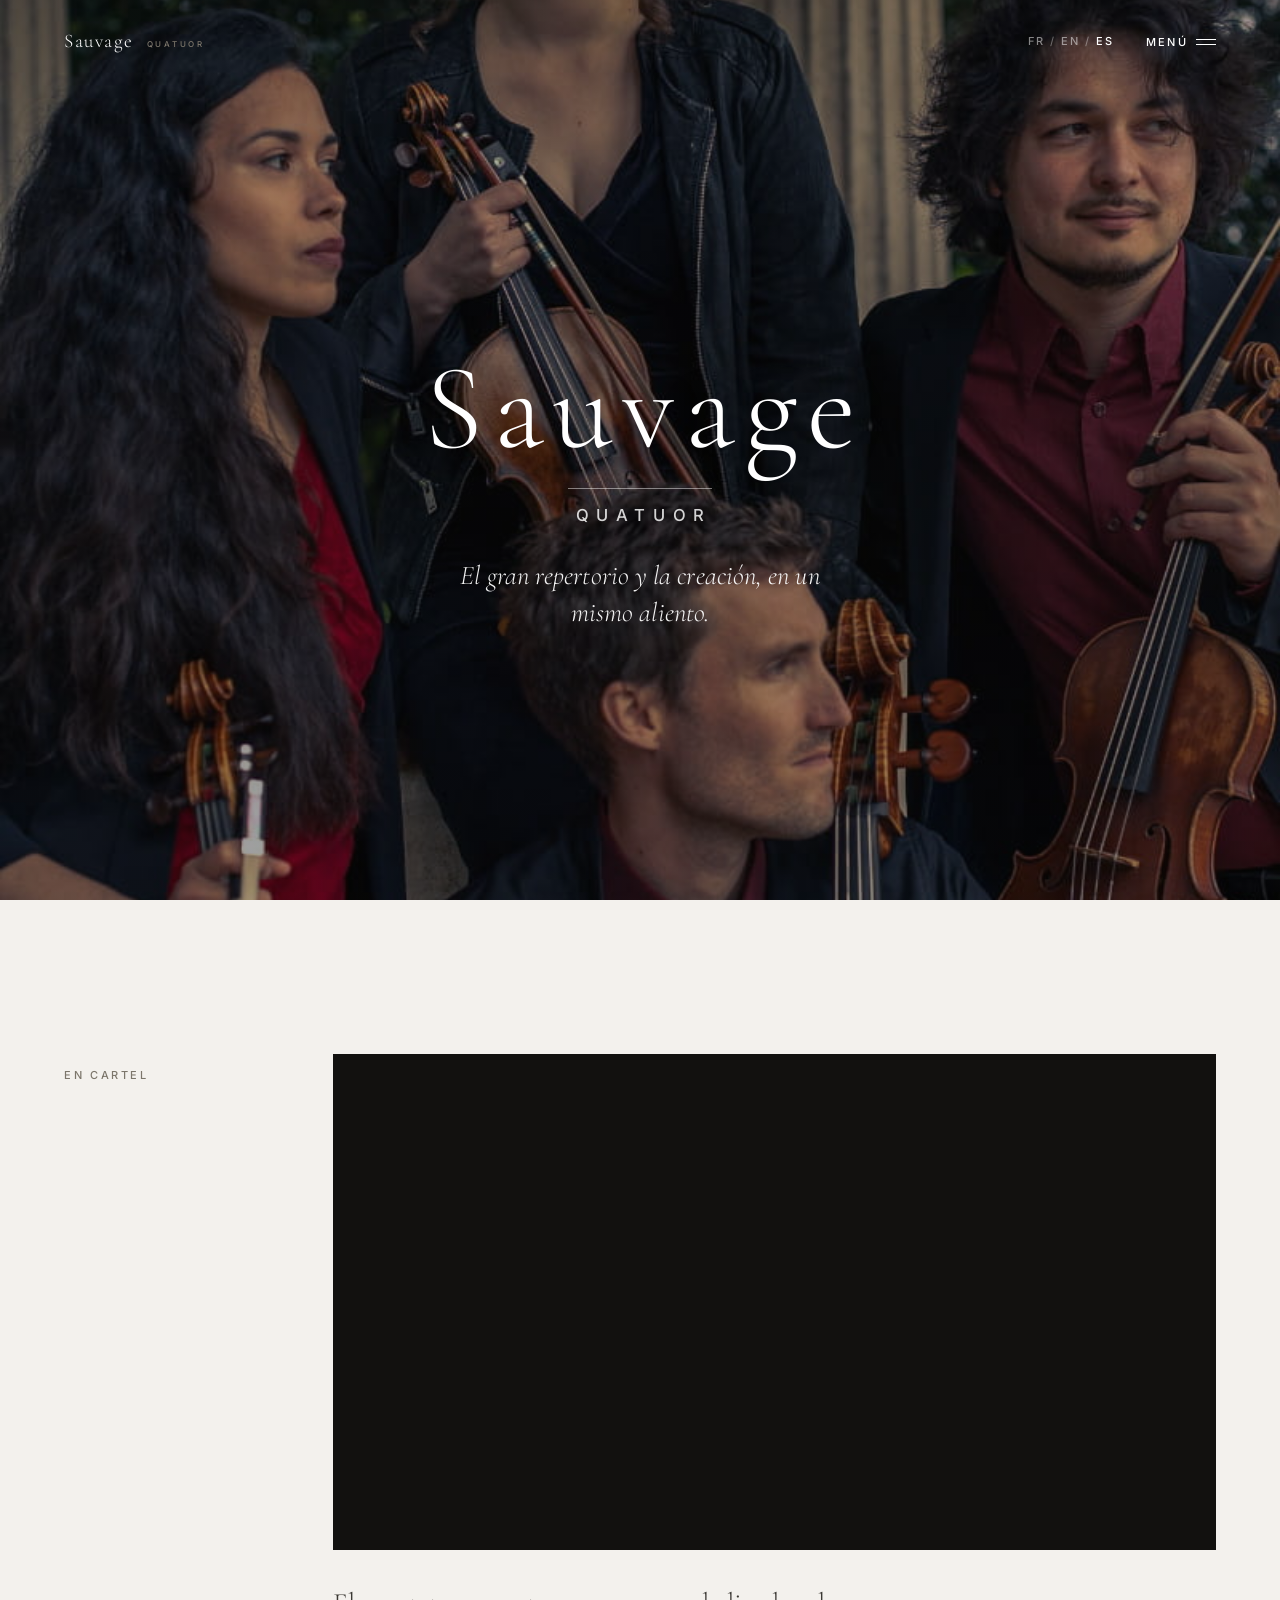
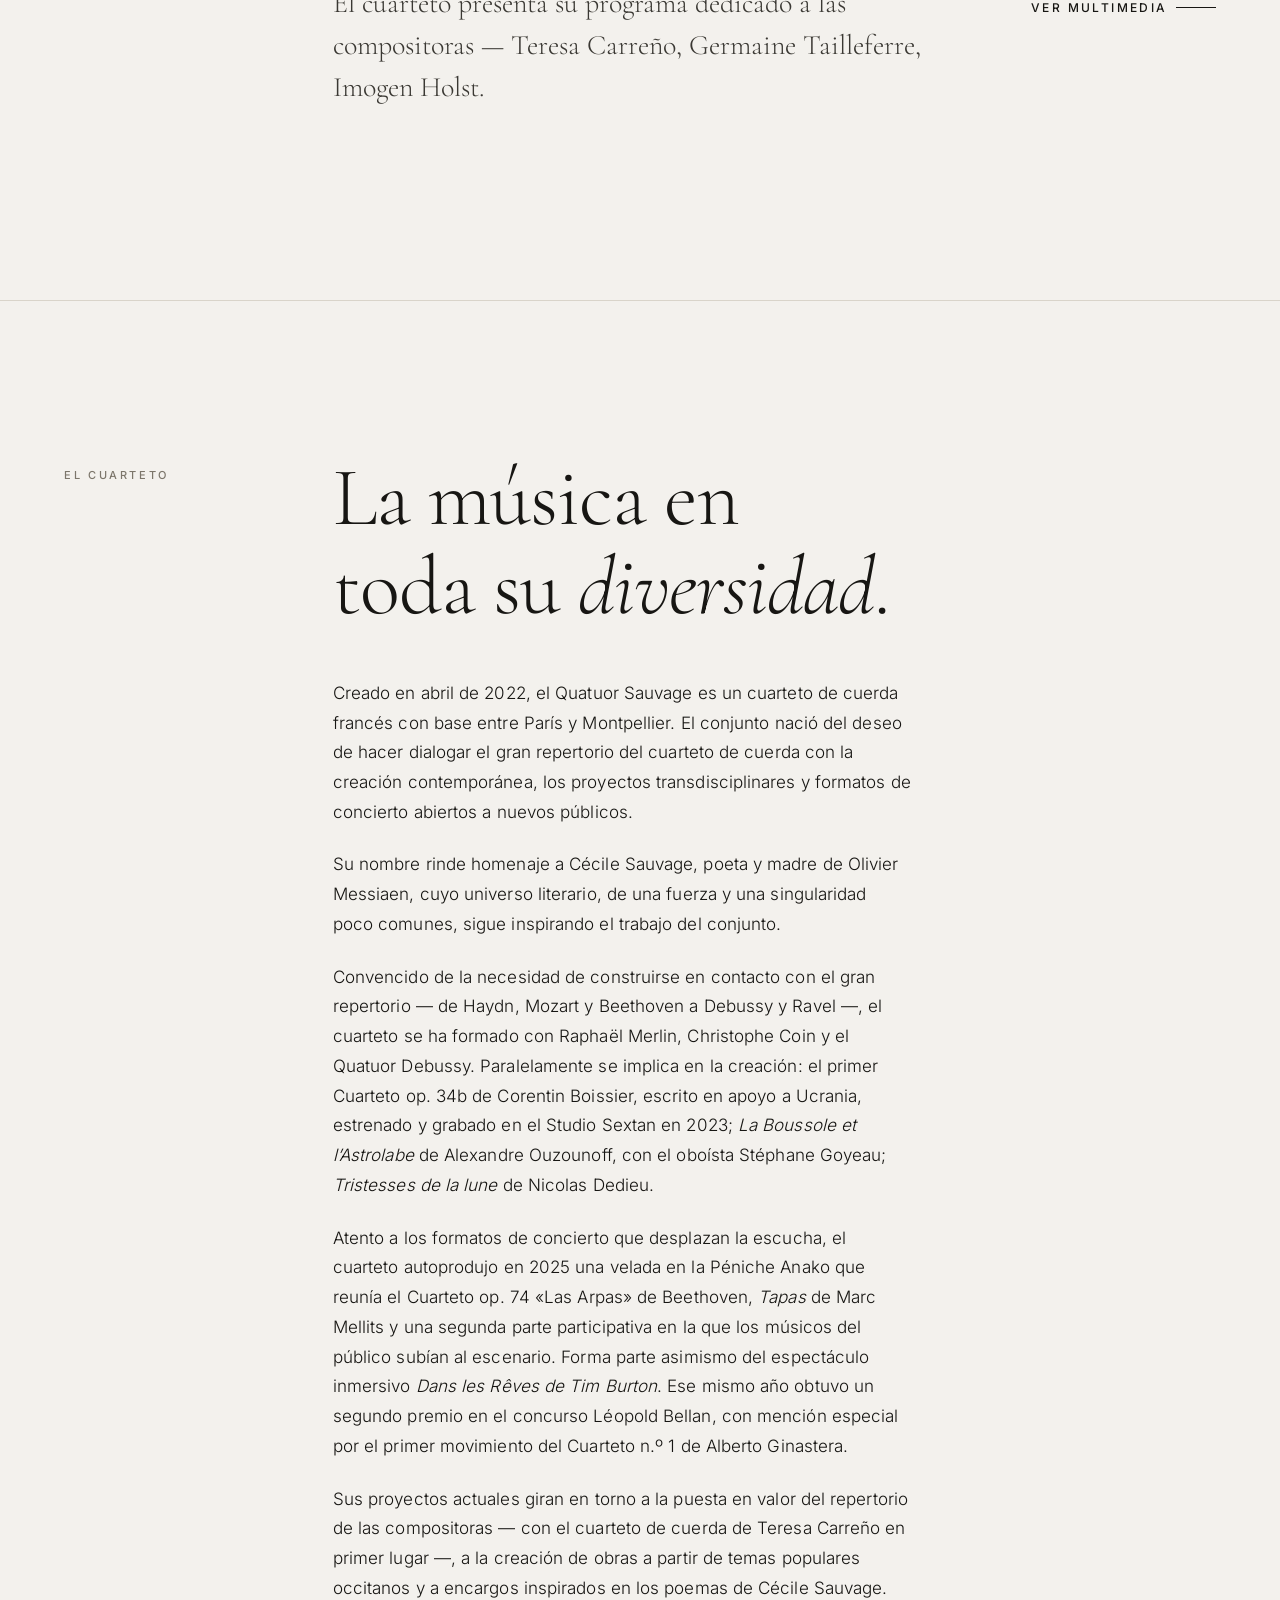
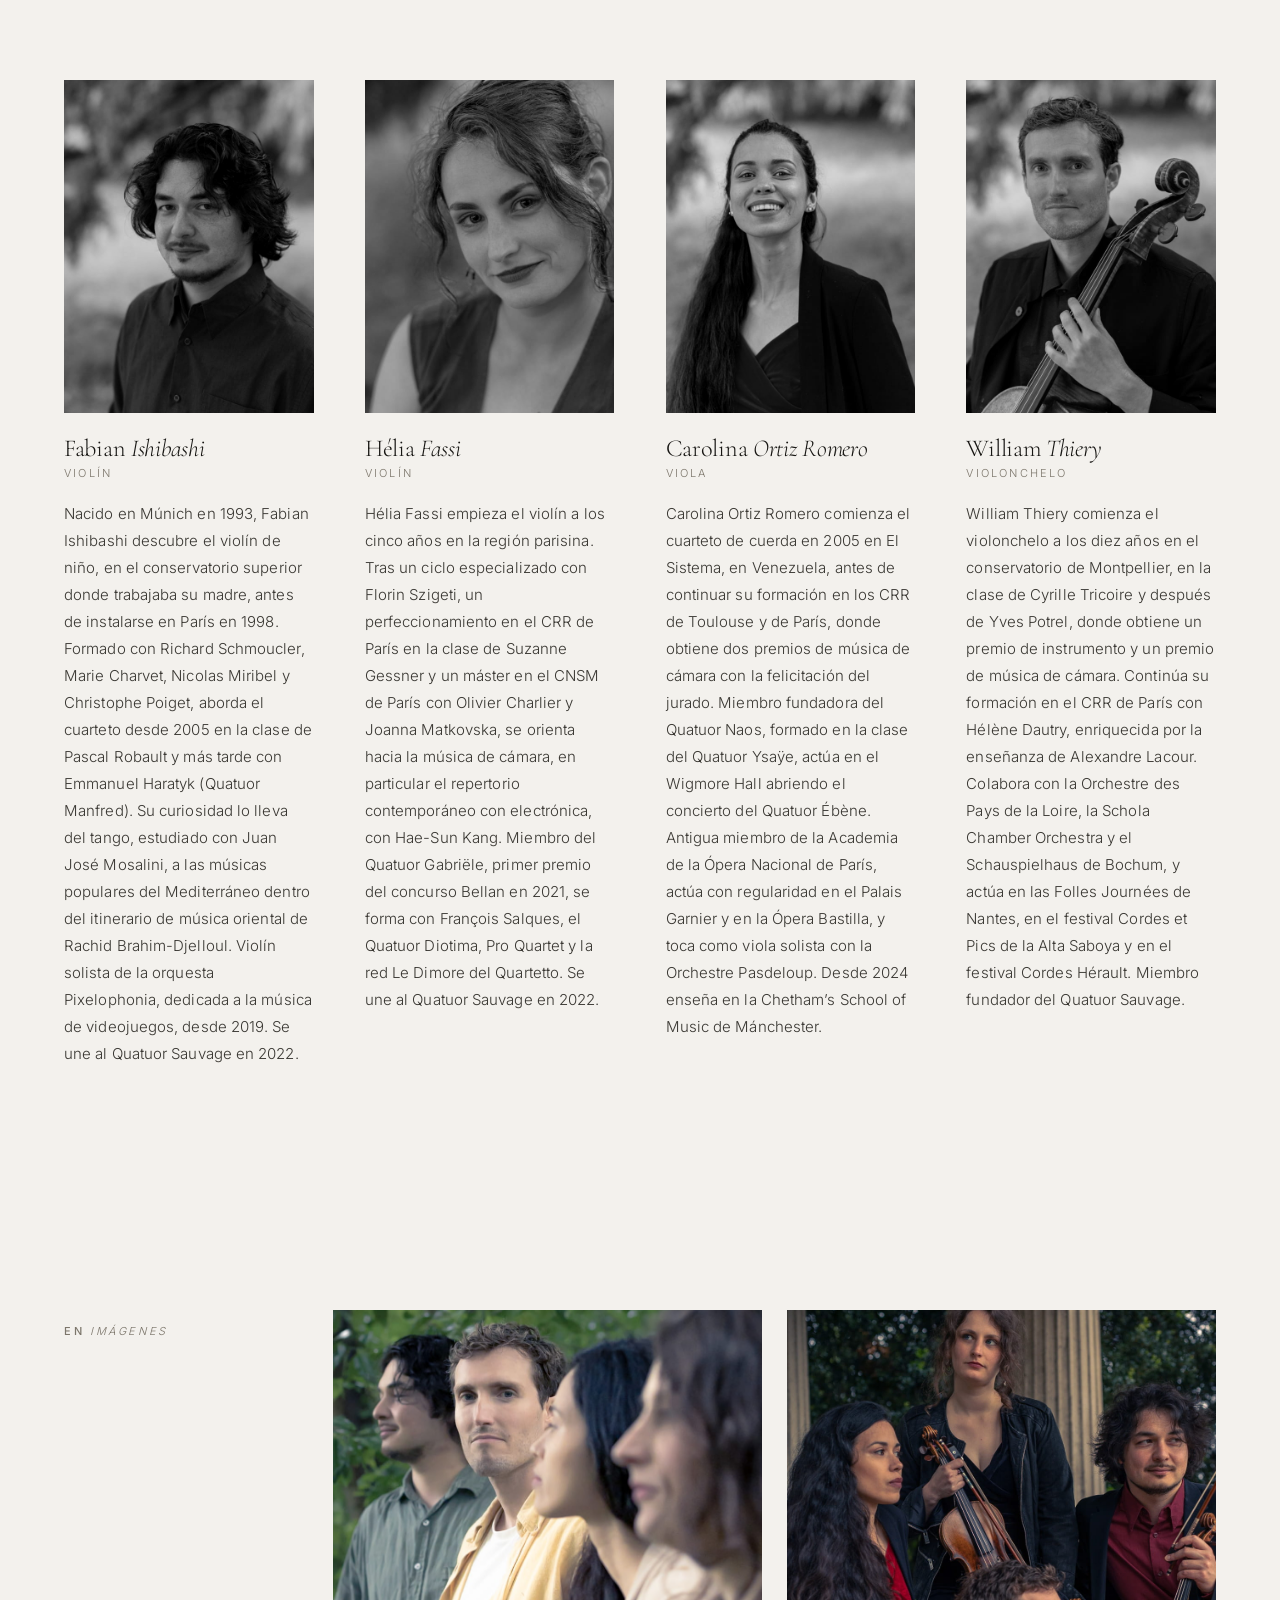
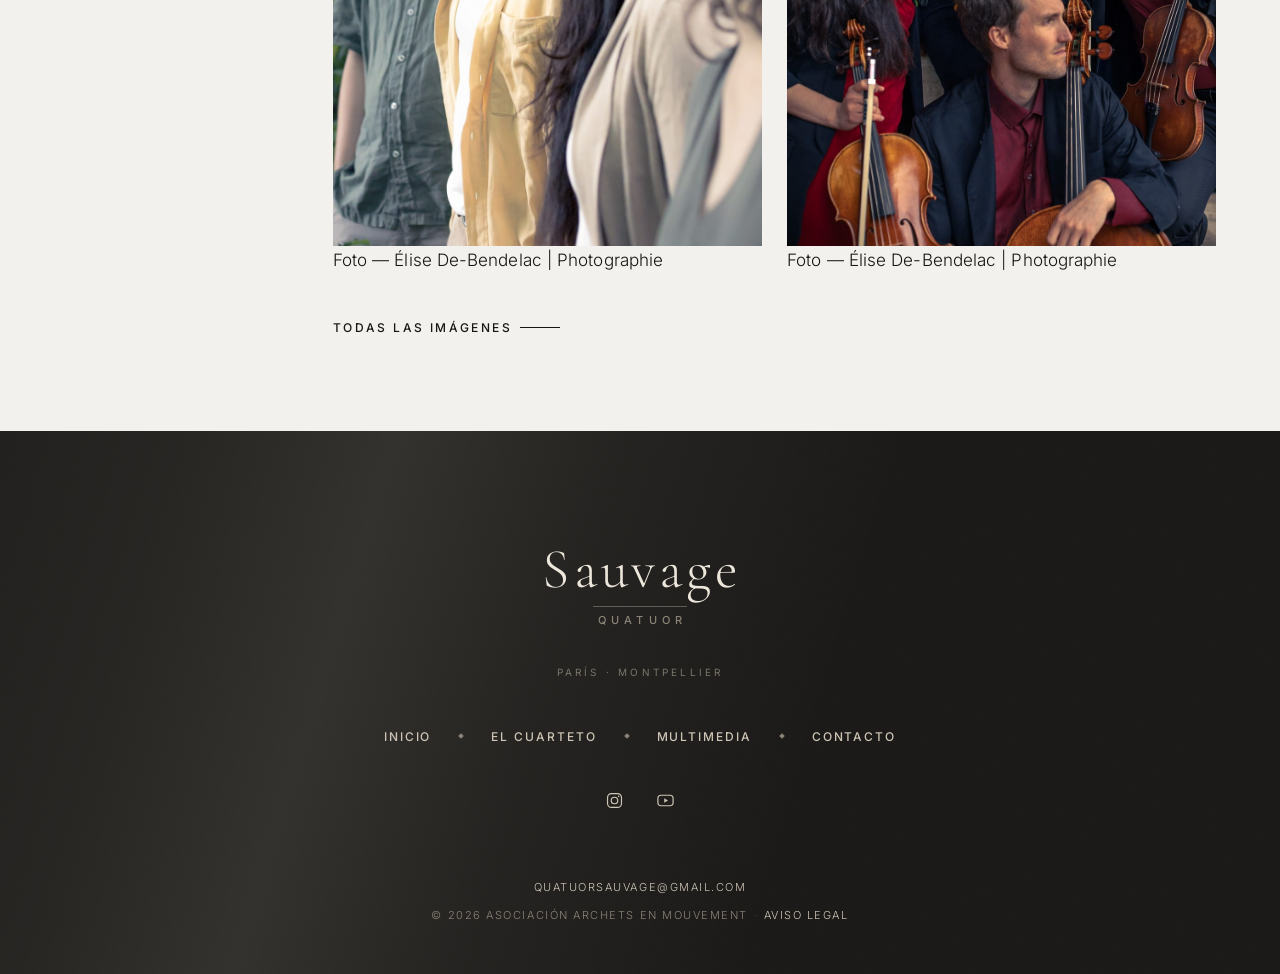
<file: es/index.html>
<!DOCTYPE html>
<html lang="es">
<head>
<meta charset="utf-8">
<meta name="viewport" content="width=device-width, initial-scale=1">
<title>Quatuor Sauvage — Cuarteto de cuerda</title>
<meta name="description" content="Cuarteto de cuerda francés con base entre París y Montpellier. El gran repertorio en diálogo con la creación contemporánea y el repertorio de las compositoras.">

<!-- ▸▸ REMPLACER LE DOMAINE ci-dessous partout dans le site une fois enregistré -->
<!-- ▸▸ DOMAINE : ces balises ont besoin d'une URL absolue.
     Les réactiver (retirer les commentaires) et y mettre le vrai domaine
     une fois celui-ci enregistré. Inutiles — et néfastes pour le
     référencement — tant qu'elles pointent vers un domaine inexistant. -->
<!-- <link rel="canonical" href="https://www.quatuorsauvage.com/es/"> -->
<!-- <link rel="alternate" hreflang="fr" href="https://www.quatuorsauvage.com/"> -->
<!-- <link rel="alternate" hreflang="en" href="https://www.quatuorsauvage.com/en/"> -->
<!-- <link rel="alternate" hreflang="es" href="https://www.quatuorsauvage.com/es/"> -->
<!-- <link rel="alternate" hreflang="x-default" href="https://www.quatuorsauvage.com/"> -->

<meta property="og:type" content="website">
<meta property="og:locale" content="es_ES">
<meta property="og:title" content="Quatuor Sauvage">
<meta property="og:description" content="Cuarteto de cuerda francés con base entre París y Montpellier.">
<!-- <meta property="og:image" content="https://www.quatuorsauvage.com/images/og-image.jpg"> -->
<!-- <meta property="og:url" content="https://www.quatuorsauvage.com/"> -->
<meta name="twitter:card" content="summary_large_image">

<link rel="icon" href="../images/favicon.svg" type="image/svg+xml">
<link rel="preload" href="../fonts/cormorant-garamond-latin-300-normal.woff2" as="font" type="font/woff2" crossorigin>
<link rel="preload" href="../fonts/inter-latin-400-normal.woff2" as="font" type="font/woff2" crossorigin>
<link rel="stylesheet" href="../css/style.css">
</head>
<body class="page-home">

<a class="skip-link" href="#contenido">Ir al contenido</a>

<!-- ============================ NAVIGATION ============================ -->
<header class="nav is-over-hero">
  <a class="wordmark mark mark--inline" href="index.html"><span class="mark-main">Sauvage</span><span class="mark-sub">Quatuor</span></a>
  <div class="nav-right">
    <nav class="lang" aria-label="Idioma">
      <a href="../index.html" hreflang="fr" lang="fr">FR</a>
      <span class="sep">/</span>
      <a href="../en/index.html" hreflang="en" lang="en">EN</a>
      <span class="sep">/</span>
      <span aria-current="true">ES</span>
    </nav>
    <button class="menu-toggle" type="button" aria-expanded="false" aria-controls="menu">
      <span class="label-open">Menú</span>
      <span class="label-close">Cerrar</span>
      <span class="bars" aria-hidden="true"><i></i><i></i></span>
    </button>
  </div>
</header>

<div class="overlay" id="menu" aria-hidden="true">
  <div class="wrap">
    <nav class="overlay-nav" aria-label="Navegación principal">
      <a href="index.html" aria-current="page">Inicio</a>
      <a href="index.html#ensemble">El cuarteto</a>
      <a href="media.html">Multimedia</a>
      <a href="contact.html">Contacto</a>
    </nav>
    <div class="overlay-foot">
      <a href="mailto:quatuorsauvage@gmail.com">quatuorsauvage@gmail.com</a>
      <ul class="overlay-social">
        <li><a href="https://www.instagram.com/quatuor_sauvage/" target="_blank" rel="noopener" aria-label="Instagram"><svg viewBox="0 0 24 24" width="18" height="18" fill="none" stroke="currentColor" stroke-width="1.5" aria-hidden="true"><rect x="3.2" y="3.2" width="17.6" height="17.6" rx="5"/><circle cx="12" cy="12" r="4.1"/><circle cx="17.3" cy="6.7" r="1.05" fill="currentColor" stroke="none"/></svg></a></li>
        <li><a href="https://www.youtube.com/@Quatuor_Sauvage" target="_blank" rel="noopener" aria-label="YouTube"><svg viewBox="0 0 24 24" width="18" height="18" fill="none" stroke="currentColor" stroke-width="1.5" aria-hidden="true"><rect x="2.4" y="5.4" width="19.2" height="13.2" rx="4"/><path d="M10.4 9.3v5.4l4.7-2.7z" fill="currentColor" stroke="none"/></svg></a></li>
      </ul>
      <a href="aviso-legal.html">Aviso legal</a>
    </div>
  </div>
</div>

<main id="contenido">

  <!-- ============================== HÉROS ============================== -->
  <section class="hero">
    <div class="hero-media">
      <!-- ▸▸ IMAGE : /images/hero.jpg — paysage, min. 2400 px de large
           ▸▸ IMAGE : /images/hero-vertical.jpg — portrait, min. 1400 px de large.
           Le navigateur ne télécharge que celle qui correspond, jamais les deux. -->
      <picture>
        <source media="(max-width: 47.999rem) and (orientation: portrait)" srcset="../images/hero-vertical.jpg">
        <img src="../images/hero.jpg" alt="El Quatuor Sauvage en concierto" fetchpriority="high">
      </picture>
    </div>
    <div class="hero-inner">
      <h1 class="hero-mark mark"><span class="mark-main">Sauvage</span><span class="mark-sub">Quatuor</span></h1>
      <!-- ▸▸ REMPLACER : accroche (une ligne, en italique) -->
      <p class="hero-tagline">El gran repertorio y la creación, en un mismo aliento.</p>
    </div>
  </section>

  <!-- ===================== À L’AFFICHE — CRÉNEAU UNIQUE =====================
       Un seul contenu à la fois. Remplacer par ce qu'il y a de plus actuel
       (nouvelle vidéo, captation, projet) : la page ne vieillit jamais.
  ==================================================================== -->
  <section class="section wrap" id="a-l-affiche">
    <div class="editorial reveal">
      <span class="eyebrow">En cartel</span>
      <div>
        <div class="featured-frame">
          <!-- ▸▸ REMPLACER : identifiant de la vidéo dans l'URL ci-dessous -->
          <iframe
            src="https://www.youtube-nocookie.com/embed/VIDEO_ID?rel=0"
            title="Quatuor Sauvage — teaser"
            allow="accelerometer; autoplay; clipboard-write; encrypted-media; gyroscope; picture-in-picture; web-share"
            referrerpolicy="strict-origin-when-cross-origin"
            allowfullscreen
            loading="lazy"></iframe>
        </div>
        <div class="featured-caption">
          <!-- ▸▸ REMPLACER : phrase de présentation de la vidéo -->
          <p class="lede">El cuarteto presenta su programa dedicado a las compositoras — Teresa Carreño, Germaine Tailleferre, Imogen Holst.</p>
          <a class="link-arrow" href="media.html">Ver multimedia</a>
        </div>
      </div>
    </div>
  </section>

  <hr class="rule">

  <!-- ============================= L’ENSEMBLE ============================= -->
  <section class="section wrap" id="ensemble">
    <div class="editorial reveal">
      <span class="eyebrow">El cuarteto</span>
      <div>
        <h2 class="display-l">La música en toda su <em>diversidad</em>.</h2>
        <div class="prose" style="margin-top: clamp(2rem, 4vw, 3rem);">
          <p>Creado en abril de 2022, el Quatuor Sauvage es un cuarteto de cuerda francés con base entre París y Montpellier. El conjunto nació del deseo de hacer dialogar el gran repertorio del cuarteto de cuerda con la creación contemporánea, los proyectos transdisciplinares y formatos de concierto abiertos a nuevos públicos.</p>
          <p>Su nombre rinde homenaje a Cécile Sauvage, poeta y madre de Olivier Messiaen, cuyo universo literario, de una fuerza y una singularidad poco comunes, sigue inspirando el trabajo del conjunto.</p>
          <p>Convencido de la necesidad de construirse en contacto con el gran repertorio — de Haydn, Mozart y Beethoven a Debussy y Ravel —, el cuarteto se ha formado con Raphaël Merlin, Christophe Coin y el Quatuor Debussy. Paralelamente se implica en la creación: el primer Cuarteto op. 34b de Corentin Boissier, escrito en apoyo a Ucrania, estrenado y grabado en el Studio Sextan en 2023; <em>La Boussole et l’Astrolabe</em> de Alexandre Ouzounoff, con el oboísta Stéphane Goyeau; <em>Tristesses de la lune</em> de Nicolas Dedieu.</p>
          <p>Atento a los formatos de concierto que desplazan la escucha, el cuarteto autoprodujo en 2025 una velada en la Péniche Anako que reunía el Cuarteto op. 74 «Las Arpas» de Beethoven, <em>Tapas</em> de Marc Mellits y una segunda parte participativa en la que los músicos del público subían al escenario. Forma parte asimismo del espectáculo inmersivo <em>Dans les Rêves de Tim Burton</em>. Ese mismo año obtuvo un segundo premio en el concurso Léopold Bellan, con mención especial por el primer movimiento del Cuarteto n.º 1 de Alberto Ginastera.</p>
          <p>Sus proyectos actuales giran en torno a la puesta en valor del repertorio de las compositoras — con el cuarteto de cuerda de Teresa Carreño en primer lugar —, a la creación de obras a partir de temas populares occitanos y a encargos inspirados en los poemas de Cécile Sauvage.</p>
        </div>
      </div>
    </div>

    <!-- ------------------------------ MEMBRES ------------------------------ -->
    <div class="members">

      <article class="member reveal">
        <figure>
          <!-- ▸▸ IMAGE : /images/portrait-fabian.jpg — portrait 3:4 -->
          <img src="../images/portrait-fabian.jpg" alt="Fabian Ishibashi, violín" loading="lazy">
        </figure>
        <h3>Fabian <em>Ishibashi</em></h3>
        <p class="role">Violín</p>
        <p class="bio">Nacido en Múnich en 1993, Fabian Ishibashi descubre el violín de niño, en el conservatorio superior donde trabajaba su madre, antes de instalarse en París en 1998. Formado con Richard Schmoucler, Marie Charvet, Nicolas Miribel y Christophe Poiget, aborda el cuarteto desde 2005 en la clase de Pascal Robault y más tarde con Emmanuel Haratyk (Quatuor Manfred). Su curiosidad lo lleva del tango, estudiado con Juan José Mosalini, a las músicas populares del Mediterráneo dentro del itinerario de música oriental de Rachid Brahim-Djelloul. Violín solista de la orquesta Pixelophonia, dedicada a la música de videojuegos, desde 2019. Se une al Quatuor Sauvage en 2022.</p>
      </article>

      <article class="member reveal">
        <figure>
          <!-- ▸▸ IMAGE : /images/portrait-helia.jpg — portrait 3:4 -->
          <img src="../images/portrait-helia.jpg" alt="Hélia Fassi, violín" loading="lazy">
        </figure>
        <h3>Hélia <em>Fassi</em></h3>
        <p class="role">Violín</p>
        <p class="bio">Hélia Fassi empieza el violín a los cinco años en la región parisina. Tras un ciclo especializado con Florin Szigeti, un perfeccionamiento en el CRR de París en la clase de Suzanne Gessner y un máster en el CNSM de París con Olivier Charlier y Joanna Matkovska, se orienta hacia la música de cámara, en particular el repertorio contemporáneo con electrónica, con Hae-Sun Kang. Miembro del Quatuor Gabriële, primer premio del concurso Bellan en 2021, se forma con François Salques, el Quatuor Diotima, Pro Quartet y la red Le Dimore del Quartetto. Se une al Quatuor Sauvage en 2022.</p>
      </article>

      <article class="member reveal">
        <figure>
          <!-- ▸▸ IMAGE : /images/portrait-carolina.jpg — portrait 3:4 -->
          <img src="../images/portrait-carolina.jpg" alt="Carolina Ortiz Romero, viola" loading="lazy">
        </figure>
        <h3>Carolina <em>Ortiz Romero</em></h3>
        <p class="role">Viola</p>
        <p class="bio">Carolina Ortiz Romero comienza el cuarteto de cuerda en 2005 en El Sistema, en Venezuela, antes de continuar su formación en los CRR de Toulouse y de París, donde obtiene dos premios de música de cámara con la felicitación del jurado. Miembro fundadora del Quatuor Naos, formado en la clase del Quatuor Ysaÿe, actúa en el Wigmore Hall abriendo el concierto del Quatuor Ébène. Antigua miembro de la Academia de la Ópera Nacional de París, actúa con regularidad en el Palais Garnier y en la Ópera Bastilla, y toca como viola solista con la Orchestre Pasdeloup. Desde 2024 enseña en la Chetham’s School of Music de Mánchester.</p>
      </article>

      <article class="member reveal">
        <figure>
          <!-- ▸▸ IMAGE : /images/portrait-william.jpg — portrait 3:4 -->
          <img src="../images/portrait-william.jpg" alt="William Thiery, violonchelo" loading="lazy">
        </figure>
        <h3>William <em>Thiery</em></h3>
        <p class="role">Violonchelo</p>
        <p class="bio">William Thiery comienza el violonchelo a los diez años en el conservatorio de Montpellier, en la clase de Cyrille Tricoire y después de Yves Potrel, donde obtiene un premio de instrumento y un premio de música de cámara. Continúa su formación en el CRR de París con Hélène Dautry, enriquecida por la enseñanza de Alexandre Lacour. Colabora con la Orchestre des Pays de la Loire, la Schola Chamber Orchestra y el Schauspielhaus de Bochum, y actúa en las Folles Journées de Nantes, en el festival Cordes et Pics de la Alta Saboya y en el festival Cordes Hérault. Miembro fundador del Quatuor Sauvage.</p>
      </article>

    </div>
  </section>

  <!-- ============================ VERS LES MÉDIAS ============================ -->
  <section class="section--tight wrap" id="apercu">
    <div class="editorial reveal">
      <span class="eyebrow">En <em class="accent">imágenes</em></span>
      <div>
        <div class="duo">
          <figure>
            <a href="media.html">
              <!-- ▸▸ IMAGE : /images/quartet-01.jpg -->
              <img src="../images/quartet-04.jpg" alt="El Quatuor Sauvage en un ensayo" loading="lazy">
            </a>
            <figcaption>Foto — Élise De-Bendelac | Photographie</figcaption>
          </figure>
          <figure>
            <a href="media.html">
              <!-- ▸▸ IMAGE : /images/quartet-02.jpg -->
              <img src="../images/quartet-02.jpg" alt="El Quatuor Sauvage en escena" loading="lazy">
            </a>
            <figcaption>Foto — Élise De-Bendelac | Photographie</figcaption>
          </figure>
        </div>
        <p style="margin-top: clamp(1.5rem, 3vw, 2.25rem);">
          <a class="link-arrow" href="media.html">Todas las imágenes</a>
        </p>
      </div>
    </div>
  </section>

</main>

<!-- ============================== PIED DE PAGE ============================== -->
<footer class="footer">
  <div class="wrap footer-inner">

    <div>
      <p class="footer-mark mark"><span class="mark-main">Sauvage</span><span class="mark-sub">Quatuor</span></p>
      <p class="footer-sub">París · Montpellier</p>
    </div>

    <nav class="footer-nav" aria-label="Navegación del pie de página">
      <a href="index.html">Inicio</a>
      <span class="dot" aria-hidden="true"></span>
      <a href="index.html#ensemble">El cuarteto</a>
      <span class="dot" aria-hidden="true"></span>
      <a href="media.html">Multimedia</a>
      <span class="dot" aria-hidden="true"></span>
      <a href="contact.html">Contacto</a>
    </nav>

    <ul class="footer-social">
      <li><a href="https://www.instagram.com/quatuor_sauvage/" target="_blank" rel="noopener" aria-label="Instagram"><svg viewBox="0 0 24 24" width="19" height="19" fill="none" stroke="currentColor" stroke-width="1.5" aria-hidden="true"><rect x="3.2" y="3.2" width="17.6" height="17.6" rx="5"/><circle cx="12" cy="12" r="4.1"/><circle cx="17.3" cy="6.7" r="1.05" fill="currentColor" stroke="none"/></svg></a></li>
      <li><a href="https://www.youtube.com/@Quatuor_Sauvage" target="_blank" rel="noopener" aria-label="YouTube"><svg viewBox="0 0 24 24" width="19" height="19" fill="none" stroke="currentColor" stroke-width="1.5" aria-hidden="true"><rect x="2.4" y="5.4" width="19.2" height="13.2" rx="4"/><path d="M10.4 9.3v5.4l4.7-2.7z" fill="currentColor" stroke="none"/></svg></a></li>
    </ul>

    <div class="footer-legal">
      <a href="mailto:quatuorsauvage@gmail.com">quatuorsauvage@gmail.com</a>
      <p>© <span id="year">2026</span> Asociación Archets en mouvement<span class="sep">·</span><a href="aviso-legal.html">Aviso legal</a></p>
    </div>

  </div>
</footer>

<script src="../js/main.js" defer></script>
<script>document.getElementById('year').textContent = new Date().getFullYear();</script>
</body>
</html>
</file>
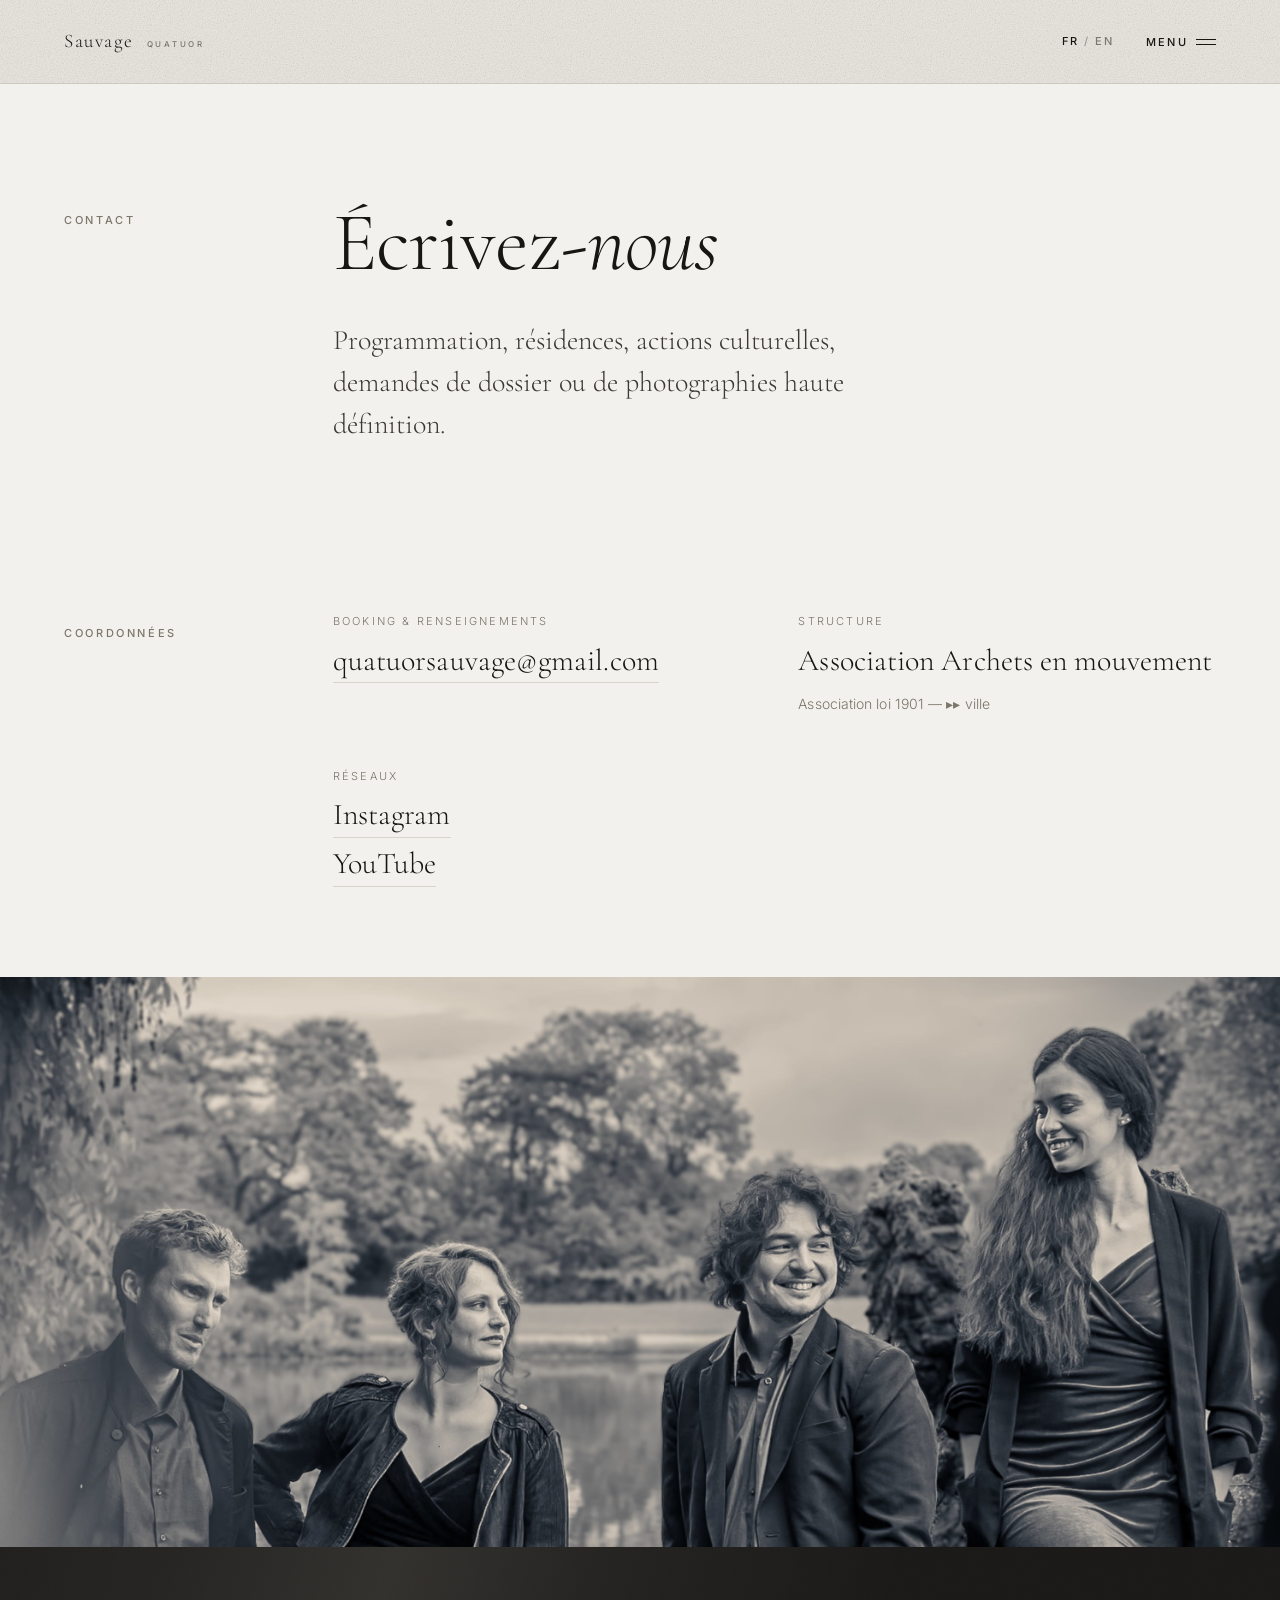
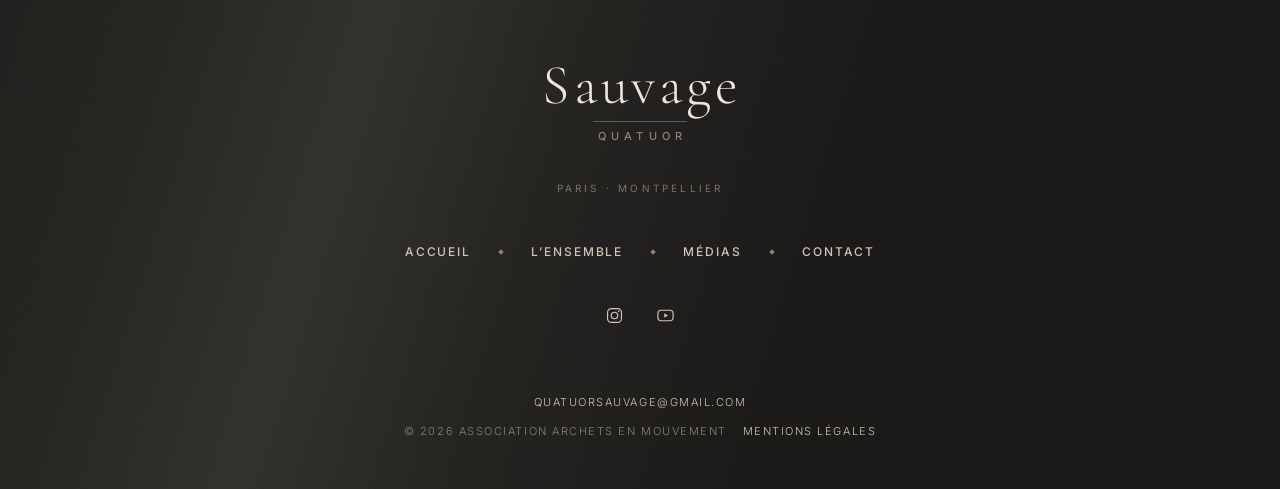
<file: contact.html>
<!DOCTYPE html>
<html lang="fr">
<head>
<meta charset="utf-8">
<meta name="viewport" content="width=device-width, initial-scale=1">
<title>Contact — Quatuor Sauvage</title>
<meta name="description" content="Contact, booking et réseaux du Quatuor Sauvage.">
<!-- ▸▸ DOMAINE : ces balises ont besoin d'une URL absolue.
     Les réactiver (retirer les commentaires) et y mettre le vrai domaine
     une fois celui-ci enregistré. Inutiles — et néfastes pour le
     référencement — tant qu'elles pointent vers un domaine inexistant. -->
<!-- <link rel="canonical" href="https://www.quatuorsauvage.com/contact.html"> -->
<!-- <link rel="alternate" hreflang="fr" href="https://www.quatuorsauvage.com/contact.html"> -->
<!-- <link rel="alternate" hreflang="en" href="https://www.quatuorsauvage.com/en/contact.html"> -->
<meta property="og:title" content="Contact — Quatuor Sauvage">
<!-- <meta property="og:image" content="https://www.quatuorsauvage.com/images/og-image.jpg"> -->
<link rel="icon" href="images/favicon.svg" type="image/svg+xml">
<link rel="preload" href="fonts/cormorant-garamond-latin-300-normal.woff2" as="font" type="font/woff2" crossorigin>
<link rel="preload" href="fonts/inter-latin-400-normal.woff2" as="font" type="font/woff2" crossorigin>
<link rel="stylesheet" href="css/style.css">
</head>
<body class="page-contact">

<a class="skip-link" href="#contenu">Aller au contenu</a>

<header class="nav is-solid">
  <a class="wordmark mark mark--inline" href="index.html"><span class="mark-main">Sauvage</span><span class="mark-sub">Quatuor</span></a>
  <div class="nav-right">
    <nav class="lang" aria-label="Langue">
      <span aria-current="true">FR</span>
      <span class="sep">/</span>
      <a href="en/contact.html" hreflang="en" lang="en">EN</a>
    </nav>
    <button class="menu-toggle" type="button" aria-expanded="false" aria-controls="menu">
      <span class="label-open">Menu</span>
      <span class="label-close">Fermer</span>
      <span class="bars" aria-hidden="true"><i></i><i></i></span>
    </button>
  </div>
</header>

<div class="overlay" id="menu" aria-hidden="true">
  <div class="wrap">
    <nav class="overlay-nav" aria-label="Navigation principale">
      <a href="index.html">Accueil</a>
      <a href="index.html#ensemble">L’ensemble</a>
      <a href="media.html">Médias</a>
      <a href="contact.html" aria-current="page">Contact</a>
    </nav>
    <div class="overlay-foot">
      <a href="mailto:quatuorsauvage@gmail.com">quatuorsauvage@gmail.com</a>
      <ul class="overlay-social">
        <li><a href="https://www.instagram.com/quatuor_sauvage/" target="_blank" rel="noopener" aria-label="Instagram"><svg viewBox="0 0 24 24" width="18" height="18" fill="none" stroke="currentColor" stroke-width="1.5" aria-hidden="true"><rect x="3.2" y="3.2" width="17.6" height="17.6" rx="5"/><circle cx="12" cy="12" r="4.1"/><circle cx="17.3" cy="6.7" r="1.05" fill="currentColor" stroke="none"/></svg></a></li>
        <li><a href="https://www.youtube.com/@Quatuor_Sauvage" target="_blank" rel="noopener" aria-label="YouTube"><svg viewBox="0 0 24 24" width="18" height="18" fill="none" stroke="currentColor" stroke-width="1.5" aria-hidden="true"><rect x="2.4" y="5.4" width="19.2" height="13.2" rx="4"/><path d="M10.4 9.3v5.4l4.7-2.7z" fill="currentColor" stroke="none"/></svg></a></li>
      </ul>
      <a href="mentions-legales.html">Mentions légales</a>
    </div>
  </div>
</div>

<main id="contenu">

  <section class="page-head wrap">
    <div class="editorial">
      <span class="eyebrow">Contact</span>
      <div>
        <h1 class="display-l">Écrivez-<em>nous</em></h1>
        <p class="lede" style="margin-top: clamp(1.25rem, 2.5vw, 2rem); max-width: 42ch;">Programmation, résidences, actions culturelles, demandes de dossier ou de photographies haute définition.</p>
      </div>
    </div>
  </section>

  <section class="section--tight wrap">
    <div class="editorial reveal">
      <span class="eyebrow">Coordonnées</span>
      <div>
        <ul class="contact-list">
          <li>
            <span class="k">Booking &amp; renseignements</span>
            <a class="v link" href="mailto:quatuorsauvage@gmail.com">quatuorsauvage@gmail.com</a>
          </li>
          <li>
            <span class="k">Structure</span>
            <span class="v">Association Archets en mouvement<br><span class="muted" style="font-family:var(--body); font-size:0.875rem;">Association loi 1901 — ▸▸ ville</span></span>
          </li>
          <li>
            <span class="k">Réseaux</span>
            <span class="v" style="display:flex; flex-direction:column; gap:0.35rem;">
              <a class="link" href="https://www.instagram.com/quatuor_sauvage/" target="_blank" rel="noopener">Instagram</a>
              <a class="link" href="https://www.youtube.com/@Quatuor_Sauvage" target="_blank" rel="noopener">YouTube</a>
            </span>
          </li>
        </ul>
      </div>
    </div>
  </section>

  <div class="bleed reveal">
    <!-- ▸▸ IMAGE : /images/contact.jpg — paysage large
         ▸▸ IMAGE : /images/contact-vertical.jpg — portrait, min. 1400 px de large
         Les width/height ci-dessous sont les dimensions réelles des fichiers.
         En remplacer un par une photo d'un autre format : mettre les nouveaux
         chiffres, sinon la page sursaute au chargement. -->
    <picture>
      <source media="(max-width: 47.999rem) and (orientation: portrait)" srcset="images/contact-vertical.jpg" width="800" height="1199">
      <img src="images/contact.jpg" alt="Le Quatuor Sauvage" width="2991" height="1332" loading="lazy">
    </picture>
  </div>

</main>

<footer class="footer">
  <div class="wrap footer-inner">

    <div>
      <p class="footer-mark mark"><span class="mark-main">Sauvage</span><span class="mark-sub">Quatuor</span></p>
      <p class="footer-sub">Paris · Montpellier</p>
    </div>

    <nav class="footer-nav" aria-label="Navigation du pied de page">
      <a href="index.html">Accueil</a>
      <span class="dot" aria-hidden="true"></span>
      <a href="index.html#ensemble">L’ensemble</a>
      <span class="dot" aria-hidden="true"></span>
      <a href="media.html">Médias</a>
      <span class="dot" aria-hidden="true"></span>
      <a href="contact.html">Contact</a>
    </nav>

    <ul class="footer-social">
      <li><a href="https://www.instagram.com/quatuor_sauvage/" target="_blank" rel="noopener" aria-label="Instagram"><svg viewBox="0 0 24 24" width="19" height="19" fill="none" stroke="currentColor" stroke-width="1.5" aria-hidden="true"><rect x="3.2" y="3.2" width="17.6" height="17.6" rx="5"/><circle cx="12" cy="12" r="4.1"/><circle cx="17.3" cy="6.7" r="1.05" fill="currentColor" stroke="none"/></svg></a></li>
      <li><a href="https://www.youtube.com/@Quatuor_Sauvage" target="_blank" rel="noopener" aria-label="YouTube"><svg viewBox="0 0 24 24" width="19" height="19" fill="none" stroke="currentColor" stroke-width="1.5" aria-hidden="true"><rect x="2.4" y="5.4" width="19.2" height="13.2" rx="4"/><path d="M10.4 9.3v5.4l4.7-2.7z" fill="currentColor" stroke="none"/></svg></a></li>
    </ul>

    <div class="footer-legal">
      <a href="mailto:quatuorsauvage@gmail.com">quatuorsauvage@gmail.com</a>
      <p>© <span id="year">2026</span> Association Archets en mouvement<span class="sep">·</span><a href="mentions-legales.html">Mentions légales</a></p>
    </div>

  </div>
</footer>

<script src="js/main.js" defer></script>
<script>document.getElementById('year').textContent = new Date().getFullYear();</script>
</body>
</html>
</file>
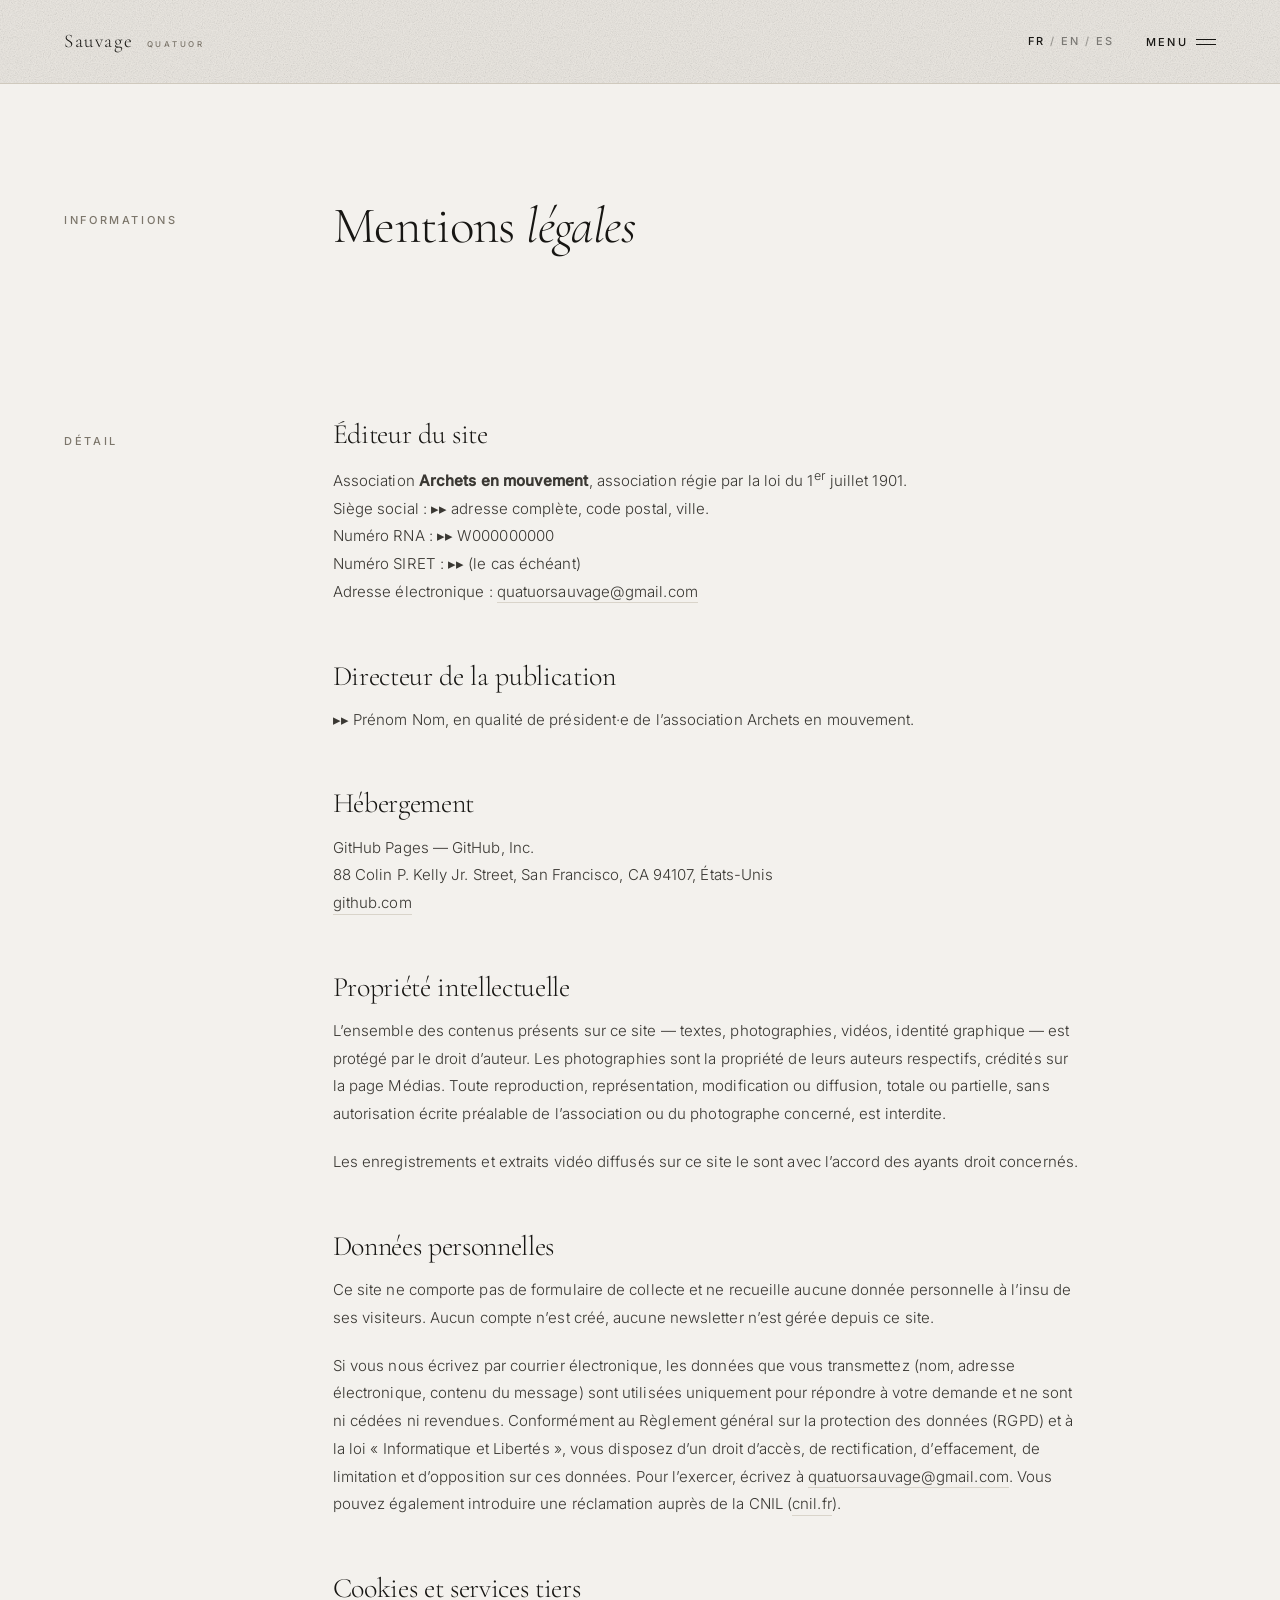
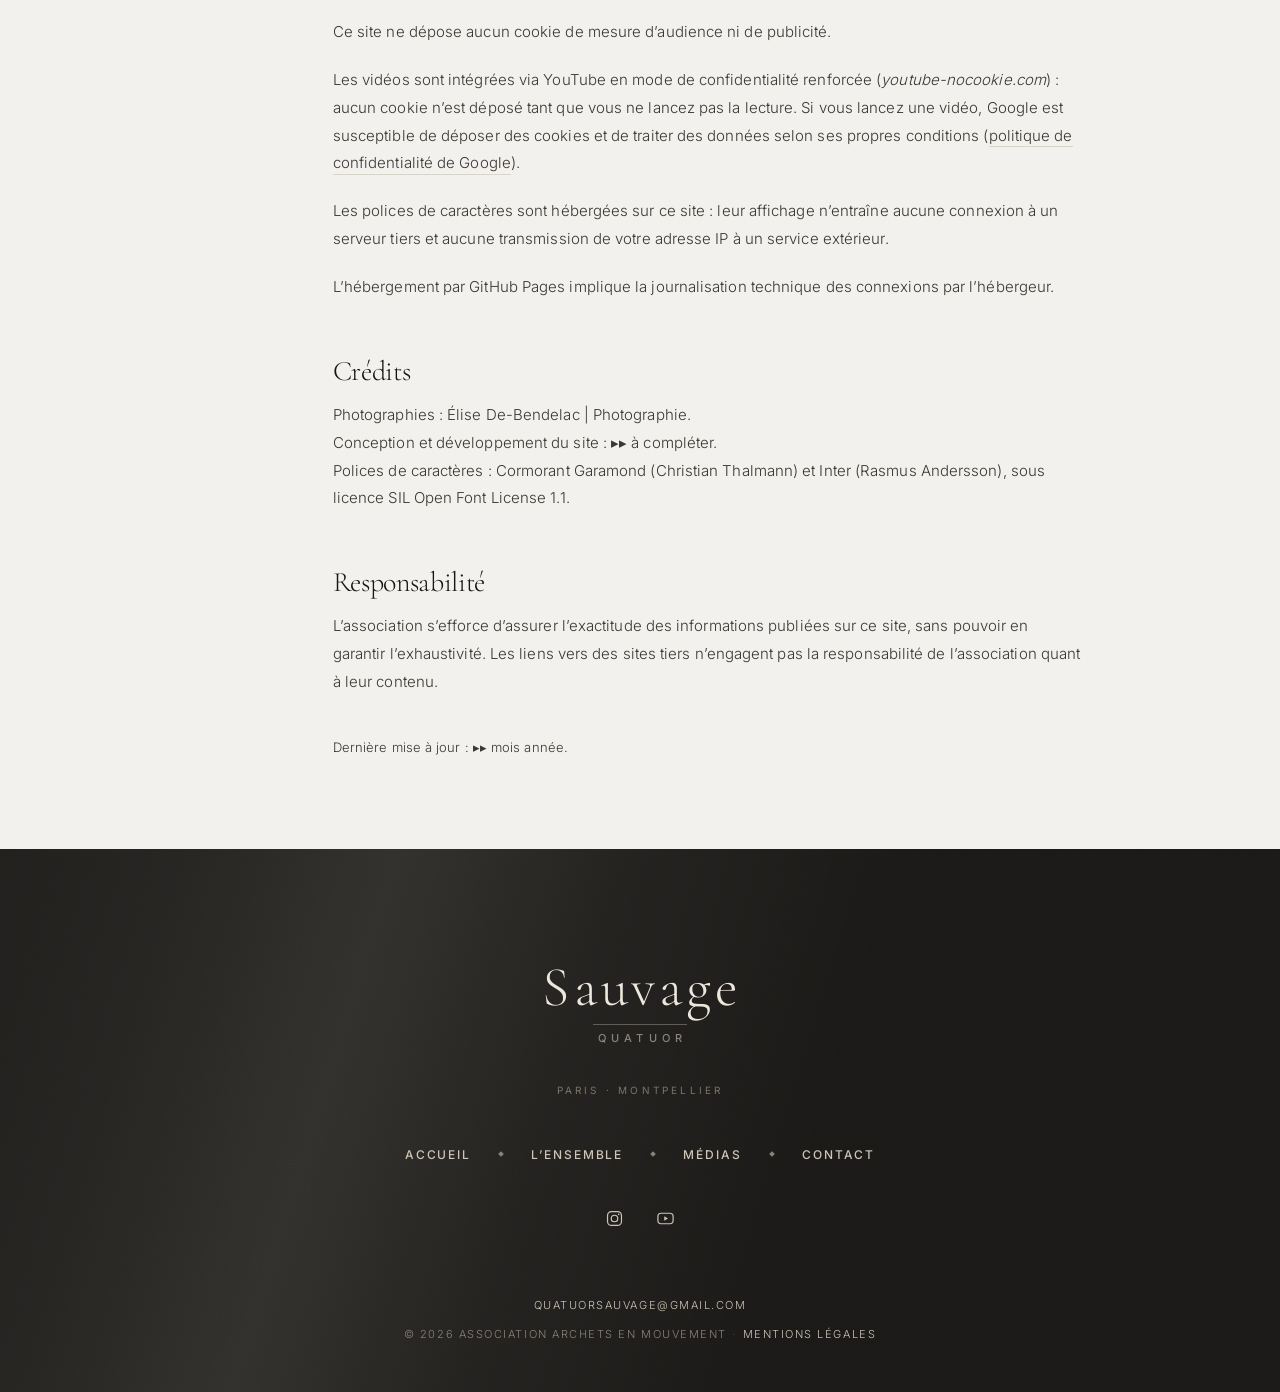
<file: mentions-legales.html>
<!DOCTYPE html>
<html lang="fr">
<head>
<meta charset="utf-8">
<meta name="viewport" content="width=device-width, initial-scale=1">
<title>Mentions légales — Quatuor Sauvage</title>
<meta name="description" content="Mentions légales du site du Quatuor Sauvage.">
<meta name="robots" content="noindex, follow">
<!-- ▸▸ DOMAINE : ces balises ont besoin d'une URL absolue.
     Les réactiver (retirer les commentaires) et y mettre le vrai domaine
     une fois celui-ci enregistré. Inutiles — et néfastes pour le
     référencement — tant qu'elles pointent vers un domaine inexistant. -->
<!-- <link rel="canonical" href="https://www.quatuorsauvage.com/mentions-legales.html"> -->
<!-- <link rel="alternate" hreflang="fr" href="https://www.quatuorsauvage.com/mentions-legales.html"> -->
<!-- <link rel="alternate" hreflang="en" href="https://www.quatuorsauvage.com/en/legal-notice.html"> -->
<!-- <link rel="alternate" hreflang="es" href="https://www.quatuorsauvage.com/es/aviso-legal.html"> -->
<link rel="icon" href="images/favicon.svg" type="image/svg+xml">
<link rel="preload" href="fonts/cormorant-garamond-latin-300-normal.woff2" as="font" type="font/woff2" crossorigin>
<link rel="preload" href="fonts/inter-latin-400-normal.woff2" as="font" type="font/woff2" crossorigin>
<link rel="stylesheet" href="css/style.css">
</head>
<body class="page-legal">

<a class="skip-link" href="#contenu">Aller au contenu</a>

<header class="nav is-solid">
  <a class="wordmark mark mark--inline" href="index.html"><span class="mark-main">Sauvage</span><span class="mark-sub">Quatuor</span></a>
  <div class="nav-right">
    <nav class="lang" aria-label="Langue">
      <span aria-current="true">FR</span>
      <span class="sep">/</span>
      <a href="en/legal-notice.html" hreflang="en" lang="en">EN</a>
      <span class="sep">/</span>
      <a href="es/aviso-legal.html" hreflang="es" lang="es">ES</a>
    </nav>
    <button class="menu-toggle" type="button" aria-expanded="false" aria-controls="menu">
      <span class="label-open">Menu</span>
      <span class="label-close">Fermer</span>
      <span class="bars" aria-hidden="true"><i></i><i></i></span>
    </button>
  </div>
</header>

<div class="overlay" id="menu" aria-hidden="true">
  <div class="wrap">
    <nav class="overlay-nav" aria-label="Navigation principale">
      <a href="index.html">Accueil</a>
      <a href="index.html#ensemble">L’ensemble</a>
      <a href="media.html">Médias</a>
      <a href="contact.html">Contact</a>
    </nav>
    <div class="overlay-foot">
      <a href="mailto:quatuorsauvage@gmail.com">quatuorsauvage@gmail.com</a>
      <ul class="overlay-social">
        <li><a href="https://www.instagram.com/quatuor_sauvage/" target="_blank" rel="noopener" aria-label="Instagram"><svg viewBox="0 0 24 24" width="18" height="18" fill="none" stroke="currentColor" stroke-width="1.5" aria-hidden="true"><rect x="3.2" y="3.2" width="17.6" height="17.6" rx="5"/><circle cx="12" cy="12" r="4.1"/><circle cx="17.3" cy="6.7" r="1.05" fill="currentColor" stroke="none"/></svg></a></li>
        <li><a href="https://www.youtube.com/@Quatuor_Sauvage" target="_blank" rel="noopener" aria-label="YouTube"><svg viewBox="0 0 24 24" width="18" height="18" fill="none" stroke="currentColor" stroke-width="1.5" aria-hidden="true"><rect x="2.4" y="5.4" width="19.2" height="13.2" rx="4"/><path d="M10.4 9.3v5.4l4.7-2.7z" fill="currentColor" stroke="none"/></svg></a></li>
      </ul>
      <a href="mentions-legales.html" aria-current="page">Mentions légales</a>
    </div>
  </div>
</div>

<main id="contenu">

  <section class="page-head wrap">
    <div class="editorial">
      <span class="eyebrow">Informations</span>
      <div><h1 class="display-m">Mentions <em>légales</em></h1></div>
    </div>
  </section>

  <section class="section--tight wrap">
    <div class="editorial">
      <span class="eyebrow">Détail</span>
      <div class="legal">

        <h2>Éditeur du site</h2>
        <p>
          Association <strong>Archets en mouvement</strong>, association régie par la loi du 1<sup>er</sup> juillet 1901.<br>
          Siège social : ▸▸ adresse complète, code postal, ville.<br>
          Numéro RNA : ▸▸ W000000000<br>
          Numéro SIRET : ▸▸ (le cas échéant)<br>
          Adresse électronique : <a class="link" href="mailto:quatuorsauvage@gmail.com">quatuorsauvage@gmail.com</a>
        </p>

        <h2>Directeur de la publication</h2>
        <p>▸▸ Prénom Nom, en qualité de président·e de l’association Archets en mouvement.</p>

        <h2>Hébergement</h2>
        <p>
          GitHub Pages — GitHub, Inc.<br>
          88 Colin P. Kelly Jr. Street, San Francisco, CA 94107, États-Unis<br>
          <a class="link" href="https://github.com" target="_blank" rel="noopener">github.com</a>
        </p>

        <h2>Propriété intellectuelle</h2>
        <p>L’ensemble des contenus présents sur ce site — textes, photographies, vidéos, identité graphique — est protégé par le droit d’auteur. Les photographies sont la propriété de leurs auteurs respectifs, crédités sur la page Médias. Toute reproduction, représentation, modification ou diffusion, totale ou partielle, sans autorisation écrite préalable de l’association ou du photographe concerné, est interdite.</p>
        <p>Les enregistrements et extraits vidéo diffusés sur ce site le sont avec l’accord des ayants droit concernés.</p>

        <h2>Données personnelles</h2>
        <p>Ce site ne comporte pas de formulaire de collecte et ne recueille aucune donnée personnelle à l’insu de ses visiteurs. Aucun compte n’est créé, aucune newsletter n’est gérée depuis ce site.</p>
        <p>Si vous nous écrivez par courrier électronique, les données que vous transmettez (nom, adresse électronique, contenu du message) sont utilisées uniquement pour répondre à votre demande et ne sont ni cédées ni revendues. Conformément au Règlement général sur la protection des données (RGPD) et à la loi « Informatique et Libertés », vous disposez d’un droit d’accès, de rectification, d’effacement, de limitation et d’opposition sur ces données. Pour l’exercer, écrivez à <a class="link" href="mailto:quatuorsauvage@gmail.com">quatuorsauvage@gmail.com</a>. Vous pouvez également introduire une réclamation auprès de la CNIL (<a class="link" href="https://www.cnil.fr" target="_blank" rel="noopener">cnil.fr</a>).</p>

        <h2>Cookies et services tiers</h2>
        <p>Ce site ne dépose aucun cookie de mesure d’audience ni de publicité.</p>
        <p>Les vidéos sont intégrées via YouTube en mode de confidentialité renforcée (<em>youtube-nocookie.com</em>) : aucun cookie n’est déposé tant que vous ne lancez pas la lecture. Si vous lancez une vidéo, Google est susceptible de déposer des cookies et de traiter des données selon ses propres conditions (<a class="link" href="https://policies.google.com/privacy" target="_blank" rel="noopener">politique de confidentialité de Google</a>).</p>
        <p>Les polices de caractères sont hébergées sur ce site : leur affichage n’entraîne aucune connexion à un serveur tiers et aucune transmission de votre adresse IP à un service extérieur.</p>
        <p>L’hébergement par GitHub Pages implique la journalisation technique des connexions par l’hébergeur.</p>

        <h2>Crédits</h2>
        <p>
          Photographies : Élise De-Bendelac | Photographie.<br>
          Conception et développement du site : ▸▸ à compléter.<br>
          Polices de caractères : Cormorant Garamond (Christian Thalmann) et Inter (Rasmus Andersson), sous licence SIL Open Font License 1.1.
        </p>

        <h2>Responsabilité</h2>
        <p>L’association s’efforce d’assurer l’exactitude des informations publiées sur ce site, sans pouvoir en garantir l’exhaustivité. Les liens vers des sites tiers n’engagent pas la responsabilité de l’association quant à leur contenu.</p>

        <p class="muted" style="margin-top:2.5rem; font-size:0.8125rem;">Dernière mise à jour : ▸▸ mois année.</p>

      </div>
    </div>
  </section>

</main>

<footer class="footer">
  <div class="wrap footer-inner">

    <div>
      <p class="footer-mark mark"><span class="mark-main">Sauvage</span><span class="mark-sub">Quatuor</span></p>
      <p class="footer-sub">Paris · Montpellier</p>
    </div>

    <nav class="footer-nav" aria-label="Navigation du pied de page">
      <a href="index.html">Accueil</a>
      <span class="dot" aria-hidden="true"></span>
      <a href="index.html#ensemble">L’ensemble</a>
      <span class="dot" aria-hidden="true"></span>
      <a href="media.html">Médias</a>
      <span class="dot" aria-hidden="true"></span>
      <a href="contact.html">Contact</a>
    </nav>

    <ul class="footer-social">
      <li><a href="https://www.instagram.com/quatuor_sauvage/" target="_blank" rel="noopener" aria-label="Instagram"><svg viewBox="0 0 24 24" width="19" height="19" fill="none" stroke="currentColor" stroke-width="1.5" aria-hidden="true"><rect x="3.2" y="3.2" width="17.6" height="17.6" rx="5"/><circle cx="12" cy="12" r="4.1"/><circle cx="17.3" cy="6.7" r="1.05" fill="currentColor" stroke="none"/></svg></a></li>
      <li><a href="https://www.youtube.com/@Quatuor_Sauvage" target="_blank" rel="noopener" aria-label="YouTube"><svg viewBox="0 0 24 24" width="19" height="19" fill="none" stroke="currentColor" stroke-width="1.5" aria-hidden="true"><rect x="2.4" y="5.4" width="19.2" height="13.2" rx="4"/><path d="M10.4 9.3v5.4l4.7-2.7z" fill="currentColor" stroke="none"/></svg></a></li>
    </ul>

    <div class="footer-legal">
      <a href="mailto:quatuorsauvage@gmail.com">quatuorsauvage@gmail.com</a>
      <p>© <span id="year">2026</span> Association Archets en mouvement<span class="sep">·</span><a href="mentions-legales.html">Mentions légales</a></p>
    </div>

  </div>
</footer>

<script src="js/main.js" defer></script>
<script>document.getElementById('year').textContent = new Date().getFullYear();</script>
</body>
</html>
</file>
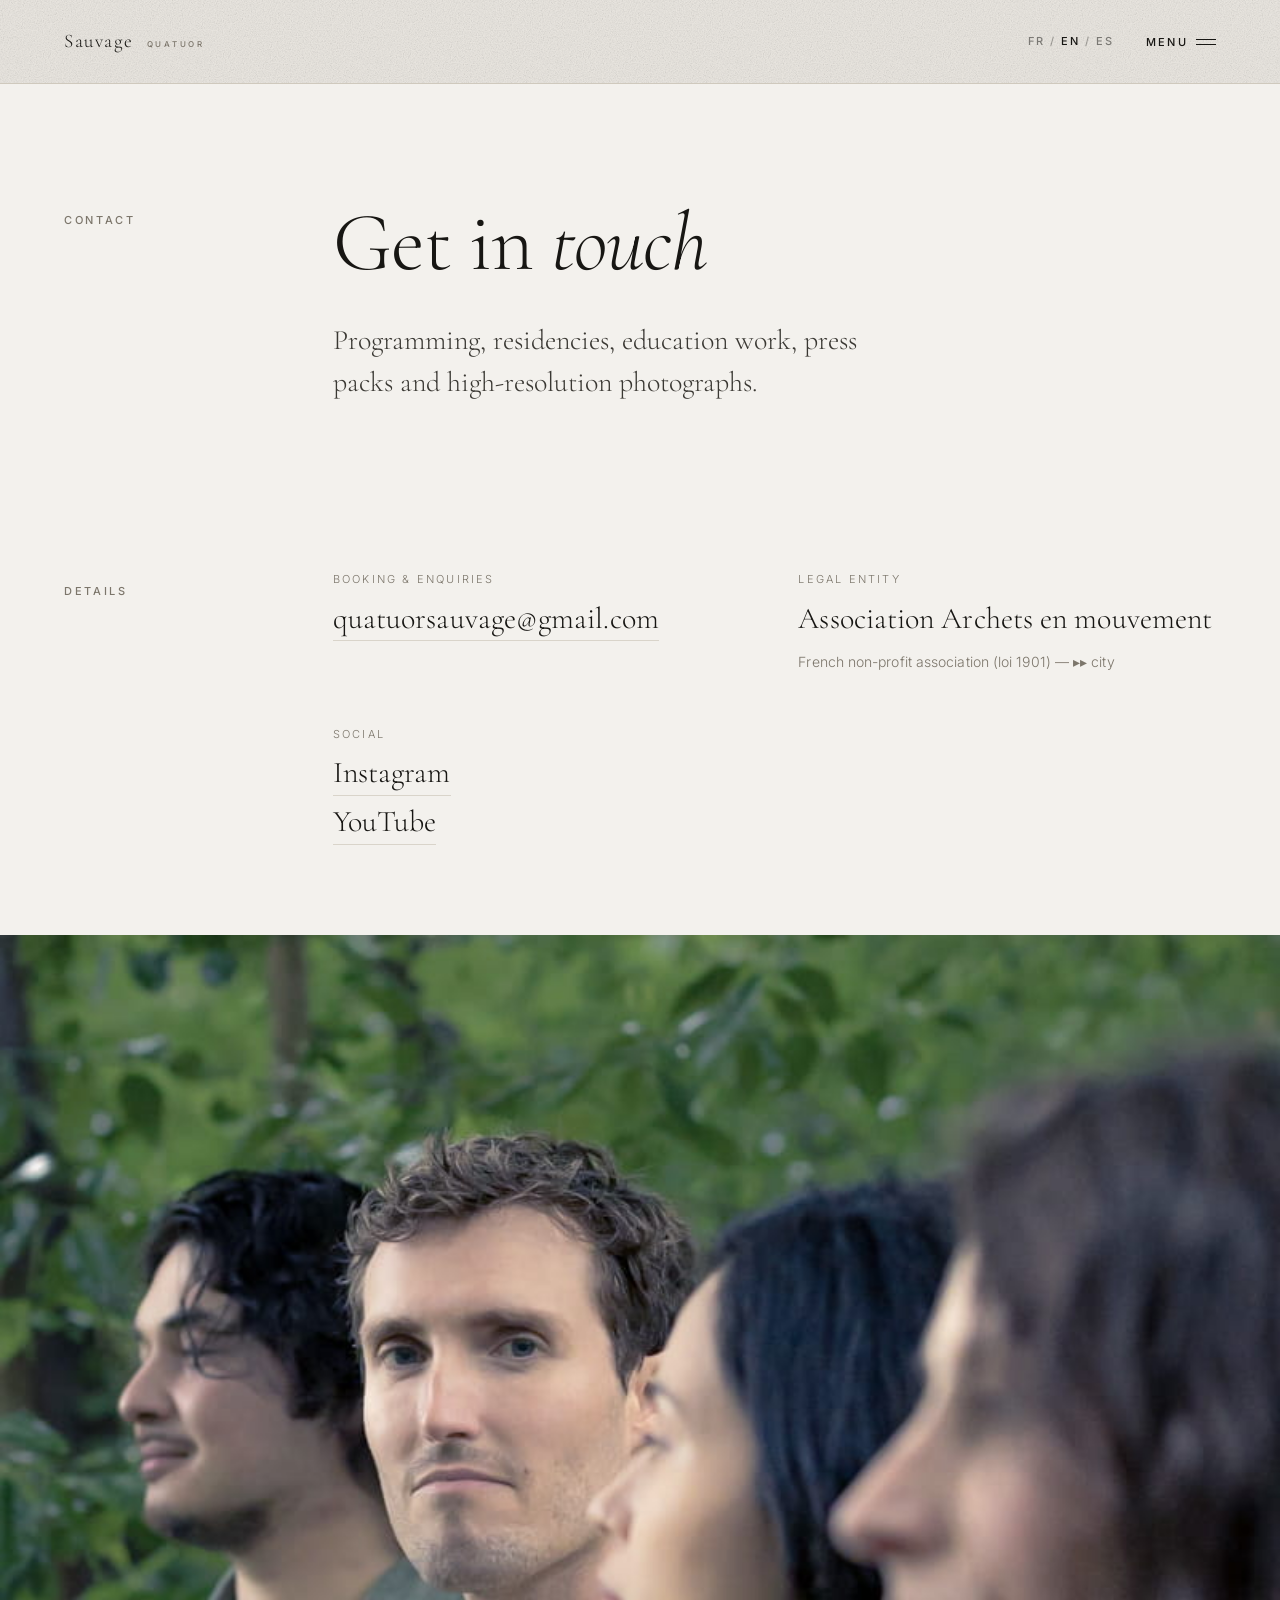
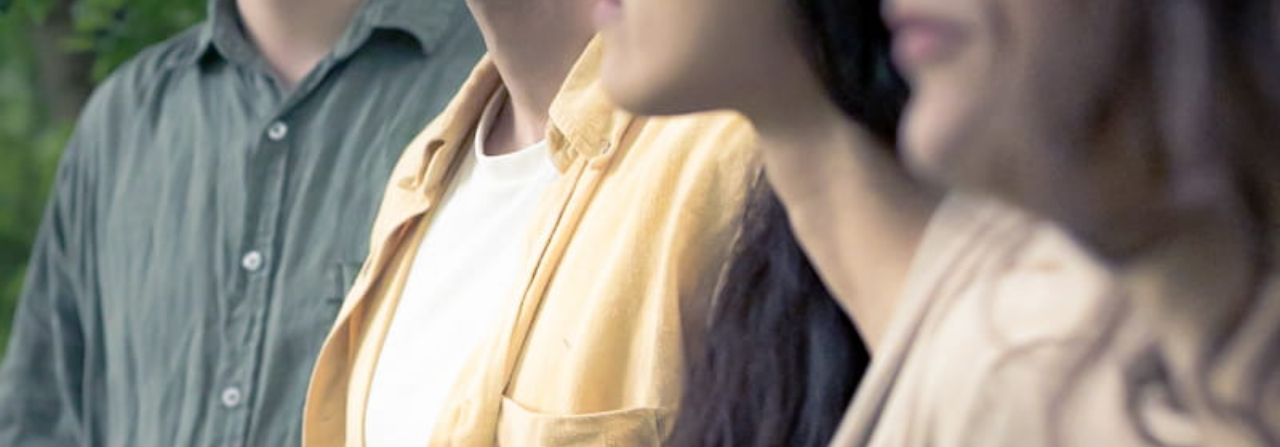
<file: en/contact.html>
<!DOCTYPE html>
<html lang="en">
<head>
<meta charset="utf-8">
<meta name="viewport" content="width=device-width, initial-scale=1">
<title>Contact — Quatuor Sauvage</title>
<meta name="description" content="Contact, booking and social channels for Quatuor Sauvage.">
<!-- ▸▸ DOMAINE : ces balises ont besoin d'une URL absolue.
     Les réactiver (retirer les commentaires) et y mettre le vrai domaine
     une fois celui-ci enregistré. Inutiles — et néfastes pour le
     référencement — tant qu'elles pointent vers un domaine inexistant. -->
<!-- <link rel="canonical" href="https://www.quatuorsauvage.com/en/contact.html"> -->
<!-- <link rel="alternate" hreflang="fr" href="https://www.quatuorsauvage.com/contact.html"> -->
<!-- <link rel="alternate" hreflang="en" href="https://www.quatuorsauvage.com/en/contact.html"> -->
<!-- <link rel="alternate" hreflang="es" href="https://www.quatuorsauvage.com/es/contact.html"> -->
<meta property="og:title" content="Contact — Quatuor Sauvage">
<!-- <meta property="og:image" content="https://www.quatuorsauvage.com/images/og-image.jpg"> -->
<link rel="icon" href="../images/favicon.svg" type="image/svg+xml">
<link rel="preload" href="../fonts/cormorant-garamond-latin-300-normal.woff2" as="font" type="font/woff2" crossorigin>
<link rel="preload" href="../fonts/inter-latin-400-normal.woff2" as="font" type="font/woff2" crossorigin>
<link rel="stylesheet" href="../css/style.css">
</head>
<body class="page-contact">

<a class="skip-link" href="#content">Skip to content</a>

<header class="nav is-solid">
  <a class="wordmark mark mark--inline" href="index.html"><span class="mark-main">Sauvage</span><span class="mark-sub">Quatuor</span></a>
  <div class="nav-right">
    <nav class="lang" aria-label="Language">
      <a href="../contact.html" hreflang="fr" lang="fr">FR</a>
      <span class="sep">/</span>
      <span aria-current="true">EN</span>
      <span class="sep">/</span>
      <a href="../es/contact.html" hreflang="es" lang="es">ES</a>
    </nav>
    <button class="menu-toggle" type="button" aria-expanded="false" aria-controls="menu">
      <span class="label-open">Menu</span>
      <span class="label-close">Close</span>
      <span class="bars" aria-hidden="true"><i></i><i></i></span>
    </button>
  </div>
</header>

<div class="overlay" id="menu" aria-hidden="true">
  <div class="wrap">
    <nav class="overlay-nav" aria-label="Main navigation">
      <a href="index.html">Home</a>
      <a href="index.html#ensemble">The Quartet</a>
      <a href="media.html">Media</a>
      <a href="contact.html" aria-current="page">Contact</a>
    </nav>
    <div class="overlay-foot">
      <a href="mailto:quatuorsauvage@gmail.com">quatuorsauvage@gmail.com</a>
      <ul class="overlay-social">
        <li><a href="https://www.instagram.com/quatuor_sauvage/" target="_blank" rel="noopener" aria-label="Instagram"><svg viewBox="0 0 24 24" width="18" height="18" fill="none" stroke="currentColor" stroke-width="1.5" aria-hidden="true"><rect x="3.2" y="3.2" width="17.6" height="17.6" rx="5"/><circle cx="12" cy="12" r="4.1"/><circle cx="17.3" cy="6.7" r="1.05" fill="currentColor" stroke="none"/></svg></a></li>
        <li><a href="https://www.youtube.com/@Quatuor_Sauvage" target="_blank" rel="noopener" aria-label="YouTube"><svg viewBox="0 0 24 24" width="18" height="18" fill="none" stroke="currentColor" stroke-width="1.5" aria-hidden="true"><rect x="2.4" y="5.4" width="19.2" height="13.2" rx="4"/><path d="M10.4 9.3v5.4l4.7-2.7z" fill="currentColor" stroke="none"/></svg></a></li>
      </ul>
      <a href="legal-notice.html">Legal notice</a>
    </div>
  </div>
</div>

<main id="content">

  <section class="page-head wrap">
    <div class="editorial">
      <span class="eyebrow">Contact</span>
      <div>
        <h1 class="display-l">Get in <em>touch</em></h1>
        <p class="lede" style="margin-top: clamp(1.25rem, 2.5vw, 2rem); max-width: 42ch;">Programming, residencies, education work, press packs and high-resolution photographs.</p>
      </div>
    </div>
  </section>

  <section class="section--tight wrap">
    <div class="editorial reveal">
      <span class="eyebrow">Details</span>
      <div>
        <ul class="contact-list">
          <li>
            <span class="k">Booking &amp; enquiries</span>
            <a class="v link" href="mailto:quatuorsauvage@gmail.com">quatuorsauvage@gmail.com</a>
          </li>
          <li>
            <span class="k">Legal entity</span>
            <span class="v">Association Archets en mouvement<br><span class="muted" style="font-family:var(--body); font-size:0.875rem;">French non-profit association (loi 1901) — ▸▸ city</span></span>
          </li>
          <li>
            <span class="k">Social</span>
            <span class="v" style="display:flex; flex-direction:column; gap:0.35rem;">
              <a class="link" href="https://www.instagram.com/quatuor_sauvage/" target="_blank" rel="noopener">Instagram</a>
              <a class="link" href="https://www.youtube.com/@Quatuor_Sauvage" target="_blank" rel="noopener">YouTube</a>
            </span>
          </li>
        </ul>
      </div>
    </div>
  </section>

  <div class="bleed reveal">
    <picture>
      <source media="(max-width: 47.999rem) and (orientation: portrait)" srcset="../images/contact-vertical.jpg" width="800" height="1199">
      <img src="../images/contact.jpg" alt="Quatuor Sauvage" width="2991" height="1332" loading="lazy">
    </picture>
  </div>

</main>

<footer class="footer">
  <div class="wrap footer-inner">

    <div>
      <p class="footer-mark mark"><span class="mark-main">Sauvage</span><span class="mark-sub">Quatuor</span></p>
      <p class="footer-sub">Paris · Montpellier</p>
    </div>

    <nav class="footer-nav" aria-label="Footer navigation">
      <a href="index.html">Home</a>
      <span class="dot" aria-hidden="true"></span>
      <a href="index.html#ensemble">The Quartet</a>
      <span class="dot" aria-hidden="true"></span>
      <a href="media.html">Media</a>
      <span class="dot" aria-hidden="true"></span>
      <a href="contact.html">Contact</a>
    </nav>

    <ul class="footer-social">
      <li><a href="https://www.instagram.com/quatuor_sauvage/" target="_blank" rel="noopener" aria-label="Instagram"><svg viewBox="0 0 24 24" width="19" height="19" fill="none" stroke="currentColor" stroke-width="1.5" aria-hidden="true"><rect x="3.2" y="3.2" width="17.6" height="17.6" rx="5"/><circle cx="12" cy="12" r="4.1"/><circle cx="17.3" cy="6.7" r="1.05" fill="currentColor" stroke="none"/></svg></a></li>
      <li><a href="https://www.youtube.com/@Quatuor_Sauvage" target="_blank" rel="noopener" aria-label="YouTube"><svg viewBox="0 0 24 24" width="19" height="19" fill="none" stroke="currentColor" stroke-width="1.5" aria-hidden="true"><rect x="2.4" y="5.4" width="19.2" height="13.2" rx="4"/><path d="M10.4 9.3v5.4l4.7-2.7z" fill="currentColor" stroke="none"/></svg></a></li>
    </ul>

    <div class="footer-legal">
      <a href="mailto:quatuorsauvage@gmail.com">quatuorsauvage@gmail.com</a>
      <p>© <span id="year">2026</span> Association Archets en mouvement<span class="sep">·</span><a href="legal-notice.html">Legal notice</a></p>
    </div>

  </div>
</footer>

<script src="../js/main.js" defer></script>
<script>document.getElementById('year').textContent = new Date().getFullYear();</script>
</body>
</html>
</file>
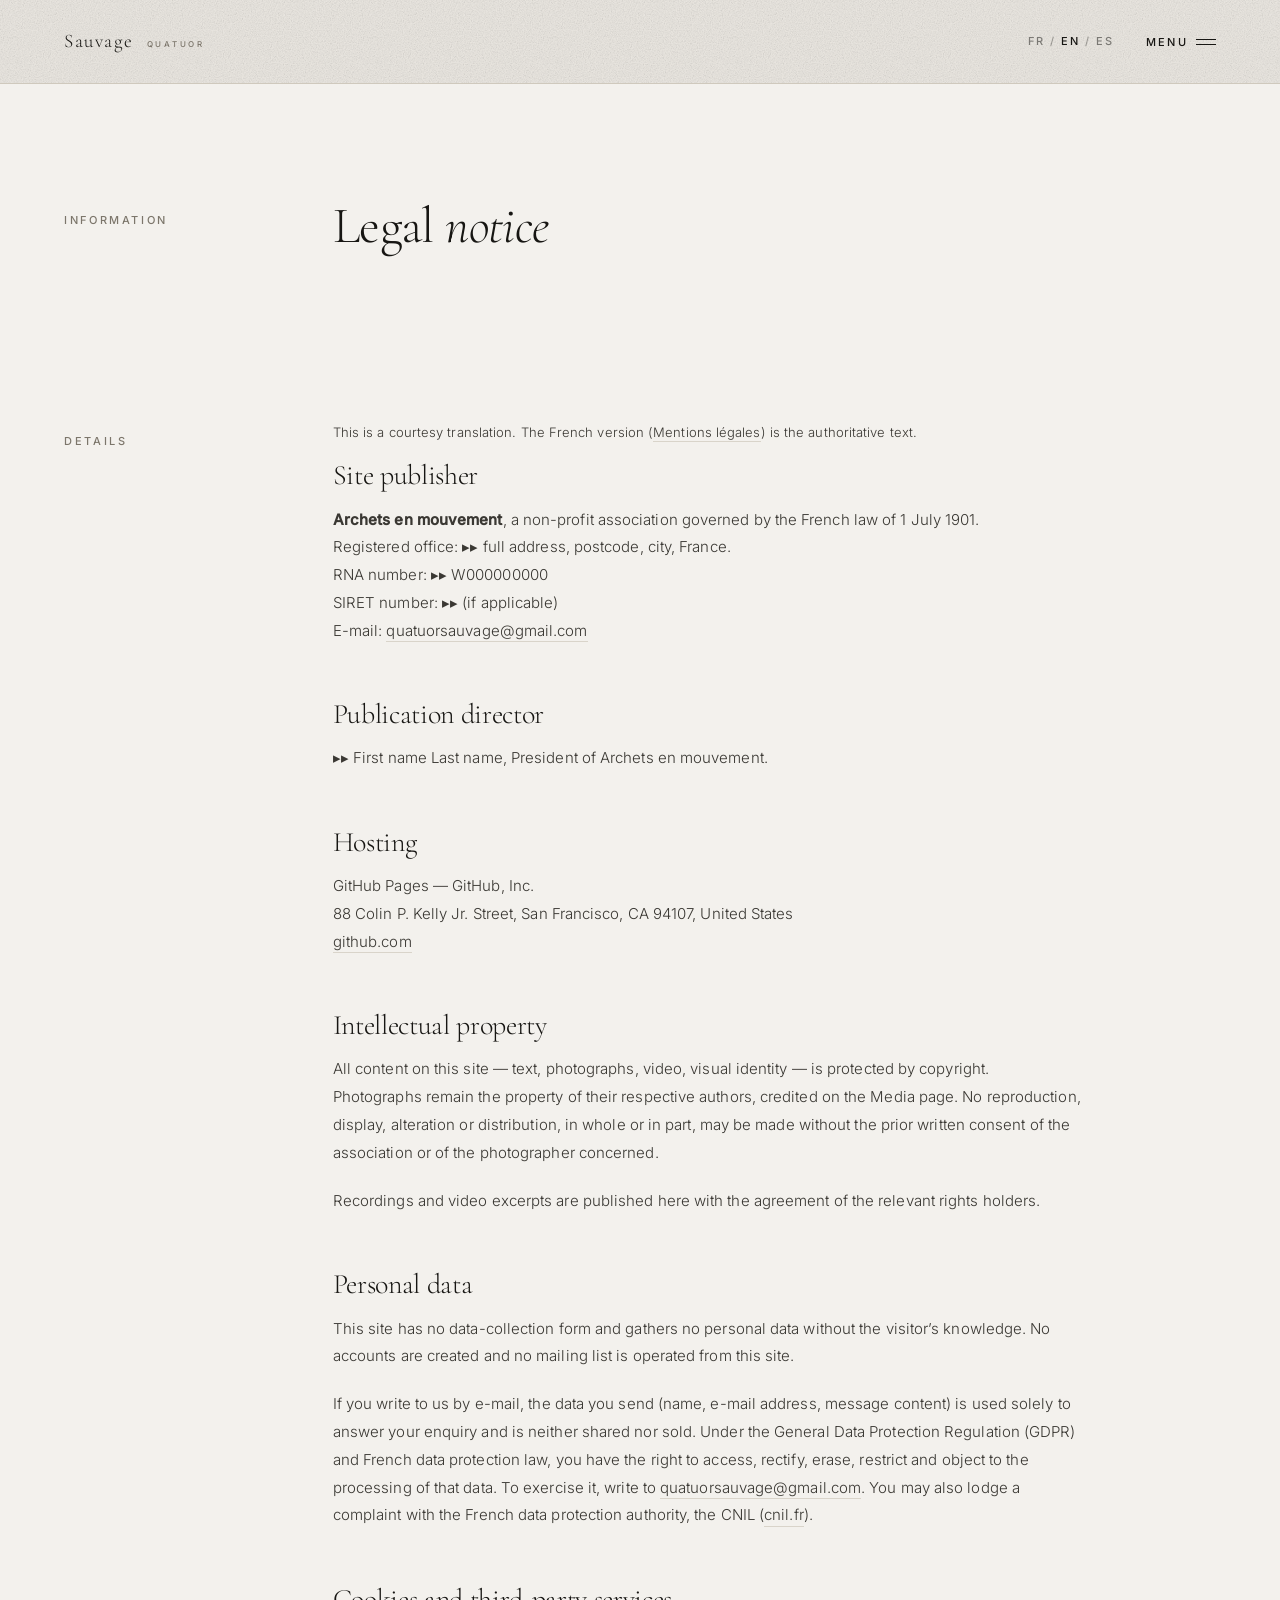
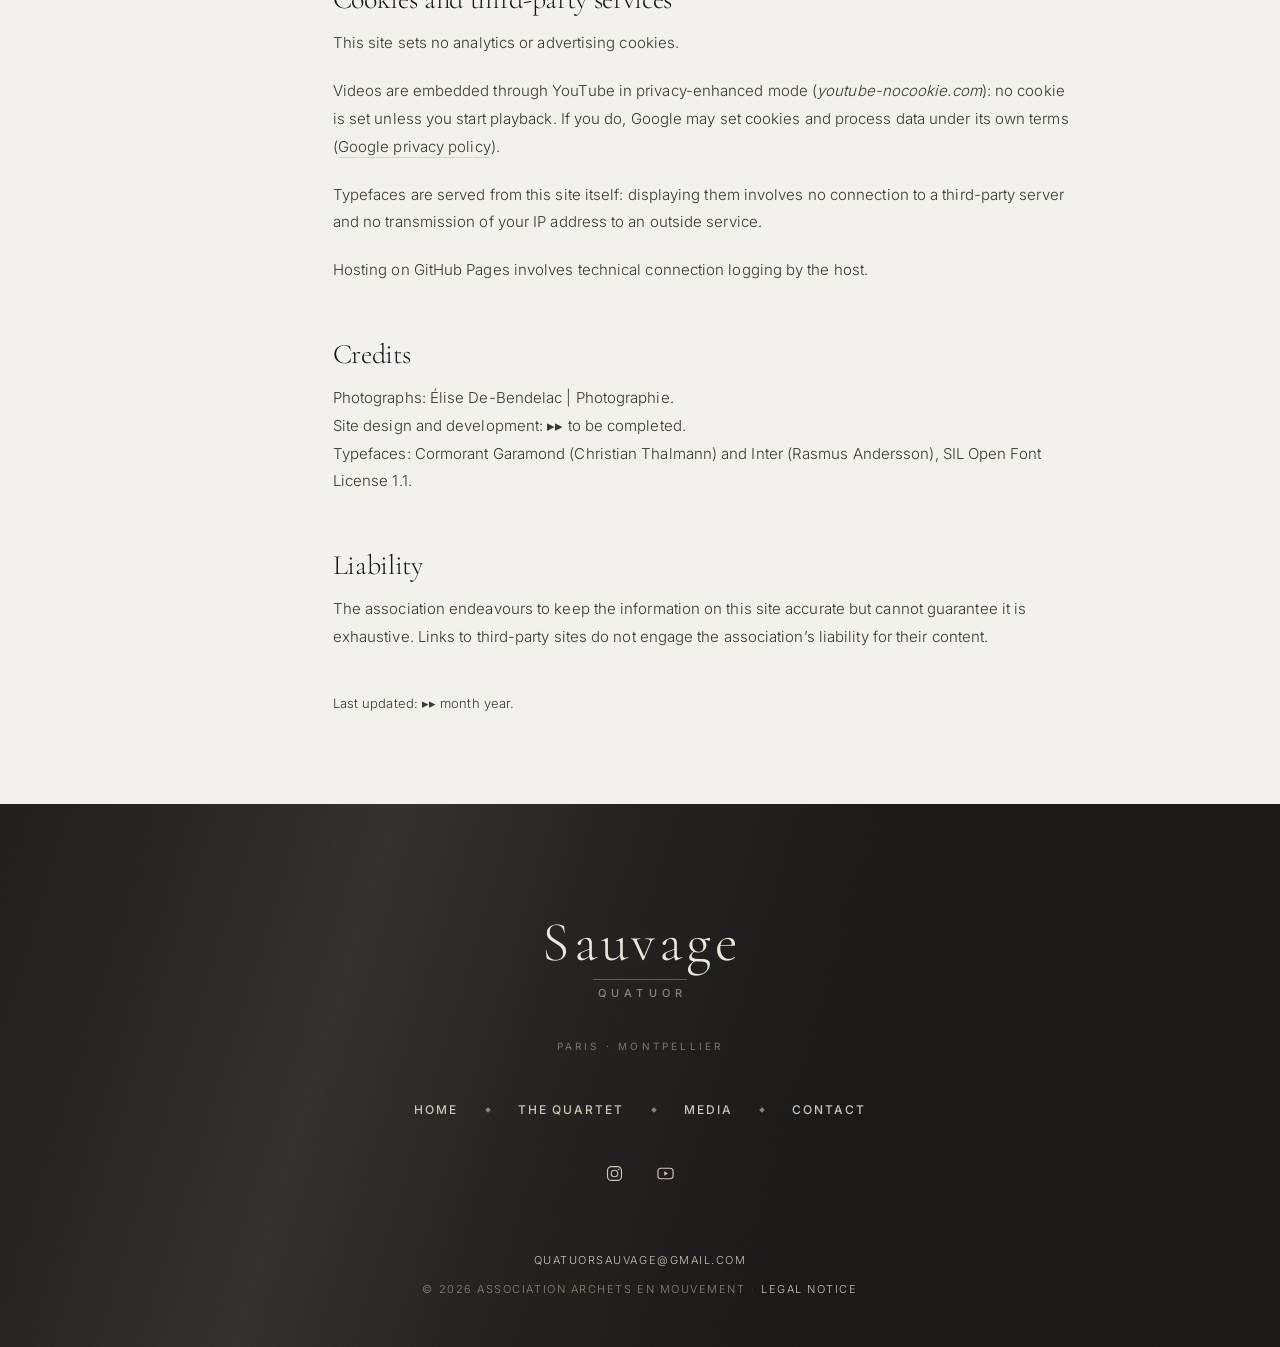
<file: en/legal-notice.html>
<!DOCTYPE html>
<html lang="en">
<head>
<meta charset="utf-8">
<meta name="viewport" content="width=device-width, initial-scale=1">
<title>Legal notice — Quatuor Sauvage</title>
<meta name="description" content="Legal notice for the Quatuor Sauvage website.">
<meta name="robots" content="noindex, follow">
<!-- ▸▸ DOMAINE : ces balises ont besoin d'une URL absolue.
     Les réactiver (retirer les commentaires) et y mettre le vrai domaine
     une fois celui-ci enregistré. Inutiles — et néfastes pour le
     référencement — tant qu'elles pointent vers un domaine inexistant. -->
<!-- <link rel="canonical" href="https://www.quatuorsauvage.com/en/legal-notice.html"> -->
<!-- <link rel="alternate" hreflang="fr" href="https://www.quatuorsauvage.com/mentions-legales.html"> -->
<!-- <link rel="alternate" hreflang="en" href="https://www.quatuorsauvage.com/en/legal-notice.html"> -->
<!-- <link rel="alternate" hreflang="es" href="https://www.quatuorsauvage.com/es/aviso-legal.html"> -->
<link rel="icon" href="../images/favicon.svg" type="image/svg+xml">
<link rel="preload" href="../fonts/cormorant-garamond-latin-300-normal.woff2" as="font" type="font/woff2" crossorigin>
<link rel="preload" href="../fonts/inter-latin-400-normal.woff2" as="font" type="font/woff2" crossorigin>
<link rel="stylesheet" href="../css/style.css">
</head>
<body class="page-legal">

<a class="skip-link" href="#content">Skip to content</a>

<header class="nav is-solid">
  <a class="wordmark mark mark--inline" href="index.html"><span class="mark-main">Sauvage</span><span class="mark-sub">Quatuor</span></a>
  <div class="nav-right">
    <nav class="lang" aria-label="Language">
      <a href="../mentions-legales.html" hreflang="fr" lang="fr">FR</a>
      <span class="sep">/</span>
      <span aria-current="true">EN</span>
      <span class="sep">/</span>
      <a href="../es/aviso-legal.html" hreflang="es" lang="es">ES</a>
    </nav>
    <button class="menu-toggle" type="button" aria-expanded="false" aria-controls="menu">
      <span class="label-open">Menu</span>
      <span class="label-close">Close</span>
      <span class="bars" aria-hidden="true"><i></i><i></i></span>
    </button>
  </div>
</header>

<div class="overlay" id="menu" aria-hidden="true">
  <div class="wrap">
    <nav class="overlay-nav" aria-label="Main navigation">
      <a href="index.html">Home</a>
      <a href="index.html#ensemble">The Quartet</a>
      <a href="media.html">Media</a>
      <a href="contact.html">Contact</a>
    </nav>
    <div class="overlay-foot">
      <a href="mailto:quatuorsauvage@gmail.com">quatuorsauvage@gmail.com</a>
      <ul class="overlay-social">
        <li><a href="https://www.instagram.com/quatuor_sauvage/" target="_blank" rel="noopener" aria-label="Instagram"><svg viewBox="0 0 24 24" width="18" height="18" fill="none" stroke="currentColor" stroke-width="1.5" aria-hidden="true"><rect x="3.2" y="3.2" width="17.6" height="17.6" rx="5"/><circle cx="12" cy="12" r="4.1"/><circle cx="17.3" cy="6.7" r="1.05" fill="currentColor" stroke="none"/></svg></a></li>
        <li><a href="https://www.youtube.com/@Quatuor_Sauvage" target="_blank" rel="noopener" aria-label="YouTube"><svg viewBox="0 0 24 24" width="18" height="18" fill="none" stroke="currentColor" stroke-width="1.5" aria-hidden="true"><rect x="2.4" y="5.4" width="19.2" height="13.2" rx="4"/><path d="M10.4 9.3v5.4l4.7-2.7z" fill="currentColor" stroke="none"/></svg></a></li>
      </ul>
      <a href="legal-notice.html" aria-current="page">Legal notice</a>
    </div>
  </div>
</div>

<main id="content">

  <section class="page-head wrap">
    <div class="editorial">
      <span class="eyebrow">Information</span>
      <div><h1 class="display-m">Legal <em>notice</em></h1></div>
    </div>
  </section>

  <section class="section--tight wrap">
    <div class="editorial">
      <span class="eyebrow">Details</span>
      <div class="legal">

        <p class="muted" style="font-size:0.8125rem;">This is a courtesy translation. The French version (<a class="link" href="../mentions-legales.html">Mentions légales</a>) is the authoritative text.</p>

        <h2>Site publisher</h2>
        <p>
          <strong>Archets en mouvement</strong>, a non-profit association governed by the French law of 1 July 1901.<br>
          Registered office: ▸▸ full address, postcode, city, France.<br>
          RNA number: ▸▸ W000000000<br>
          SIRET number: ▸▸ (if applicable)<br>
          E-mail: <a class="link" href="mailto:quatuorsauvage@gmail.com">quatuorsauvage@gmail.com</a>
        </p>

        <h2>Publication director</h2>
        <p>▸▸ First name Last name, President of Archets en mouvement.</p>

        <h2>Hosting</h2>
        <p>
          GitHub Pages — GitHub, Inc.<br>
          88 Colin P. Kelly Jr. Street, San Francisco, CA 94107, United States<br>
          <a class="link" href="https://github.com" target="_blank" rel="noopener">github.com</a>
        </p>

        <h2>Intellectual property</h2>
        <p>All content on this site — text, photographs, video, visual identity — is protected by copyright. Photographs remain the property of their respective authors, credited on the Media page. No reproduction, display, alteration or distribution, in whole or in part, may be made without the prior written consent of the association or of the photographer concerned.</p>
        <p>Recordings and video excerpts are published here with the agreement of the relevant rights holders.</p>

        <h2>Personal data</h2>
        <p>This site has no data-collection form and gathers no personal data without the visitor’s knowledge. No accounts are created and no mailing list is operated from this site.</p>
        <p>If you write to us by e-mail, the data you send (name, e-mail address, message content) is used solely to answer your enquiry and is neither shared nor sold. Under the General Data Protection Regulation (GDPR) and French data protection law, you have the right to access, rectify, erase, restrict and object to the processing of that data. To exercise it, write to <a class="link" href="mailto:quatuorsauvage@gmail.com">quatuorsauvage@gmail.com</a>. You may also lodge a complaint with the French data protection authority, the CNIL (<a class="link" href="https://www.cnil.fr" target="_blank" rel="noopener">cnil.fr</a>).</p>

        <h2>Cookies and third-party services</h2>
        <p>This site sets no analytics or advertising cookies.</p>
        <p>Videos are embedded through YouTube in privacy-enhanced mode (<em>youtube-nocookie.com</em>): no cookie is set unless you start playback. If you do, Google may set cookies and process data under its own terms (<a class="link" href="https://policies.google.com/privacy" target="_blank" rel="noopener">Google privacy policy</a>).</p>
        <p>Typefaces are served from this site itself: displaying them involves no connection to a third-party server and no transmission of your IP address to an outside service.</p>
        <p>Hosting on GitHub Pages involves technical connection logging by the host.</p>

        <h2>Credits</h2>
        <p>
          Photographs: Élise De-Bendelac | Photographie.<br>
          Site design and development: ▸▸ to be completed.<br>
          Typefaces: Cormorant Garamond (Christian Thalmann) and Inter (Rasmus Andersson), SIL Open Font License 1.1.
        </p>

        <h2>Liability</h2>
        <p>The association endeavours to keep the information on this site accurate but cannot guarantee it is exhaustive. Links to third-party sites do not engage the association’s liability for their content.</p>

        <p class="muted" style="margin-top:2.5rem; font-size:0.8125rem;">Last updated: ▸▸ month year.</p>

      </div>
    </div>
  </section>

</main>

<footer class="footer">
  <div class="wrap footer-inner">

    <div>
      <p class="footer-mark mark"><span class="mark-main">Sauvage</span><span class="mark-sub">Quatuor</span></p>
      <p class="footer-sub">Paris · Montpellier</p>
    </div>

    <nav class="footer-nav" aria-label="Footer navigation">
      <a href="index.html">Home</a>
      <span class="dot" aria-hidden="true"></span>
      <a href="index.html#ensemble">The Quartet</a>
      <span class="dot" aria-hidden="true"></span>
      <a href="media.html">Media</a>
      <span class="dot" aria-hidden="true"></span>
      <a href="contact.html">Contact</a>
    </nav>

    <ul class="footer-social">
      <li><a href="https://www.instagram.com/quatuor_sauvage/" target="_blank" rel="noopener" aria-label="Instagram"><svg viewBox="0 0 24 24" width="19" height="19" fill="none" stroke="currentColor" stroke-width="1.5" aria-hidden="true"><rect x="3.2" y="3.2" width="17.6" height="17.6" rx="5"/><circle cx="12" cy="12" r="4.1"/><circle cx="17.3" cy="6.7" r="1.05" fill="currentColor" stroke="none"/></svg></a></li>
      <li><a href="https://www.youtube.com/@Quatuor_Sauvage" target="_blank" rel="noopener" aria-label="YouTube"><svg viewBox="0 0 24 24" width="19" height="19" fill="none" stroke="currentColor" stroke-width="1.5" aria-hidden="true"><rect x="2.4" y="5.4" width="19.2" height="13.2" rx="4"/><path d="M10.4 9.3v5.4l4.7-2.7z" fill="currentColor" stroke="none"/></svg></a></li>
    </ul>

    <div class="footer-legal">
      <a href="mailto:quatuorsauvage@gmail.com">quatuorsauvage@gmail.com</a>
      <p>© <span id="year">2026</span> Association Archets en mouvement<span class="sep">·</span><a href="legal-notice.html">Legal notice</a></p>
    </div>

  </div>
</footer>

<script src="../js/main.js" defer></script>
<script>document.getElementById('year').textContent = new Date().getFullYear();</script>
</body>
</html>
</file>
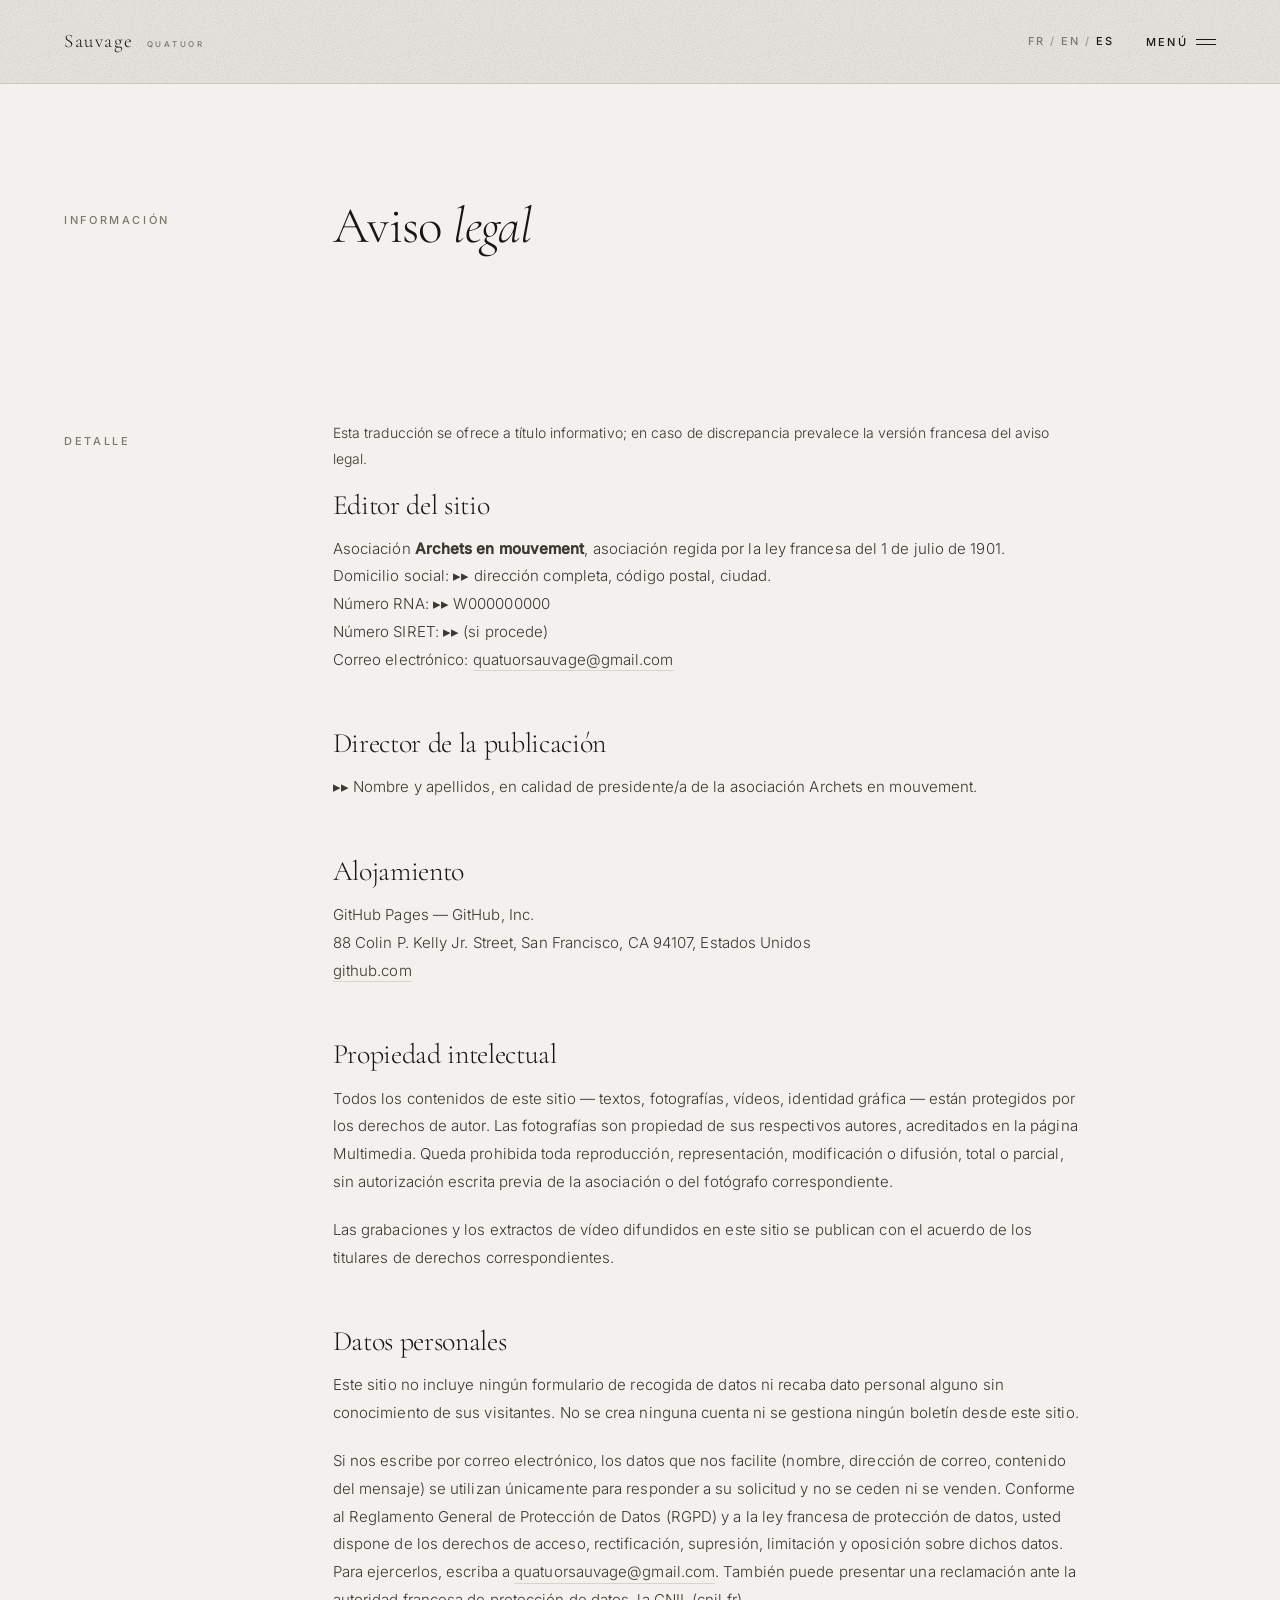
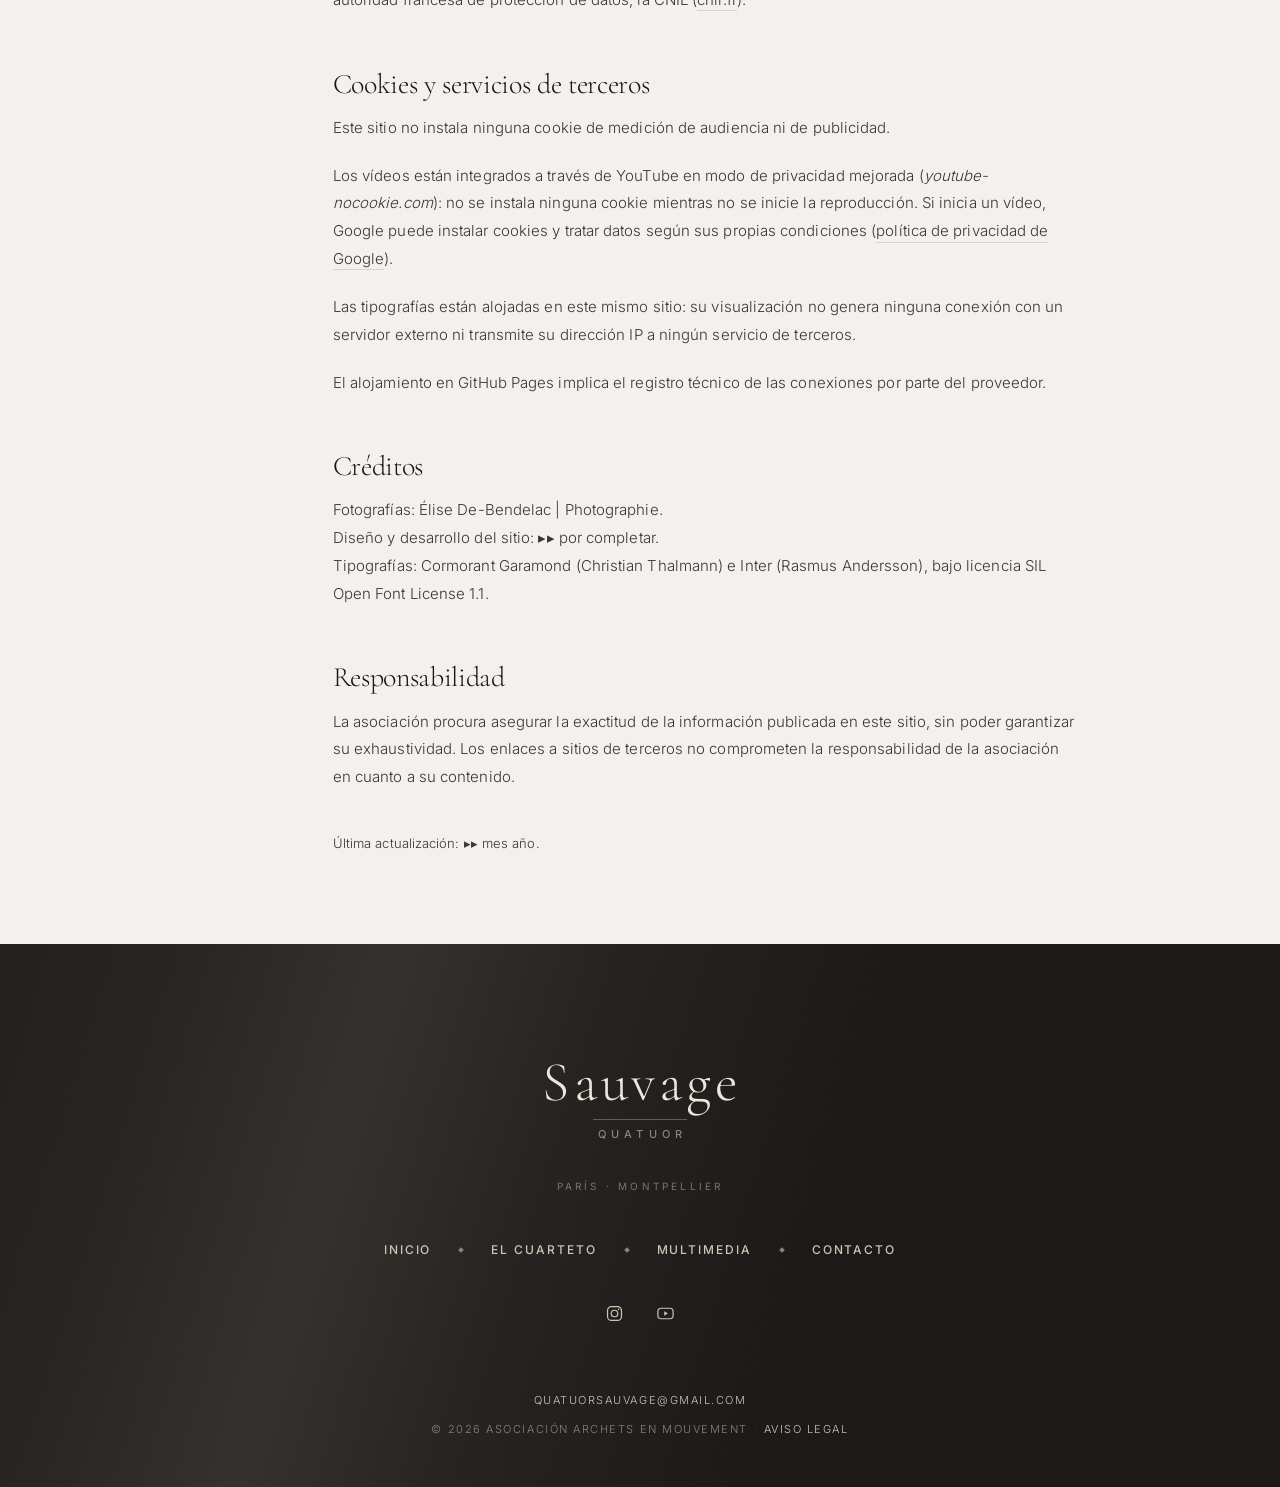
<file: es/aviso-legal.html>
<!DOCTYPE html>
<html lang="es">
<head>
<meta charset="utf-8">
<meta name="viewport" content="width=device-width, initial-scale=1">
<title>Aviso legal — Quatuor Sauvage</title>
<meta name="description" content="Aviso legal del sitio del Quatuor Sauvage.">
<meta name="robots" content="noindex, follow">
<!-- ▸▸ DOMAINE : ces balises ont besoin d'une URL absolue.
     Les réactiver (retirer les commentaires) et y mettre le vrai domaine
     une fois celui-ci enregistré. Inutiles — et néfastes pour le
     référencement — tant qu'elles pointent vers un domaine inexistant. -->
<!-- <link rel="canonical" href="https://www.quatuorsauvage.com/es/aviso-legal.html"> -->
<!-- <link rel="alternate" hreflang="fr" href="https://www.quatuorsauvage.com/mentions-legales.html"> -->
<!-- <link rel="alternate" hreflang="en" href="https://www.quatuorsauvage.com/en/legal-notice.html"> -->
<!-- <link rel="alternate" hreflang="es" href="https://www.quatuorsauvage.com/es/aviso-legal.html"> -->
<link rel="icon" href="../images/favicon.svg" type="image/svg+xml">
<link rel="preload" href="../fonts/cormorant-garamond-latin-300-normal.woff2" as="font" type="font/woff2" crossorigin>
<link rel="preload" href="../fonts/inter-latin-400-normal.woff2" as="font" type="font/woff2" crossorigin>
<link rel="stylesheet" href="../css/style.css">
</head>
<body class="page-legal">

<a class="skip-link" href="#contenido">Ir al contenido</a>

<header class="nav is-solid">
  <a class="wordmark mark mark--inline" href="index.html"><span class="mark-main">Sauvage</span><span class="mark-sub">Quatuor</span></a>
  <div class="nav-right">
    <nav class="lang" aria-label="Idioma">
      <a href="../mentions-legales.html" hreflang="fr" lang="fr">FR</a>
      <span class="sep">/</span>
      <a href="../en/legal-notice.html" hreflang="en" lang="en">EN</a>
      <span class="sep">/</span>
      <span aria-current="true">ES</span>
    </nav>
    <button class="menu-toggle" type="button" aria-expanded="false" aria-controls="menu">
      <span class="label-open">Menú</span>
      <span class="label-close">Cerrar</span>
      <span class="bars" aria-hidden="true"><i></i><i></i></span>
    </button>
  </div>
</header>

<div class="overlay" id="menu" aria-hidden="true">
  <div class="wrap">
    <nav class="overlay-nav" aria-label="Navegación principal">
      <a href="index.html">Inicio</a>
      <a href="index.html#ensemble">El cuarteto</a>
      <a href="media.html">Multimedia</a>
      <a href="contact.html">Contacto</a>
    </nav>
    <div class="overlay-foot">
      <a href="mailto:quatuorsauvage@gmail.com">quatuorsauvage@gmail.com</a>
      <ul class="overlay-social">
        <li><a href="https://www.instagram.com/quatuor_sauvage/" target="_blank" rel="noopener" aria-label="Instagram"><svg viewBox="0 0 24 24" width="18" height="18" fill="none" stroke="currentColor" stroke-width="1.5" aria-hidden="true"><rect x="3.2" y="3.2" width="17.6" height="17.6" rx="5"/><circle cx="12" cy="12" r="4.1"/><circle cx="17.3" cy="6.7" r="1.05" fill="currentColor" stroke="none"/></svg></a></li>
        <li><a href="https://www.youtube.com/@Quatuor_Sauvage" target="_blank" rel="noopener" aria-label="YouTube"><svg viewBox="0 0 24 24" width="18" height="18" fill="none" stroke="currentColor" stroke-width="1.5" aria-hidden="true"><rect x="2.4" y="5.4" width="19.2" height="13.2" rx="4"/><path d="M10.4 9.3v5.4l4.7-2.7z" fill="currentColor" stroke="none"/></svg></a></li>
      </ul>
      <a href="aviso-legal.html" aria-current="page">Aviso legal</a>
    </div>
  </div>
</div>

<main id="contenido">

  <section class="page-head wrap">
    <div class="editorial">
      <span class="eyebrow">Información</span>
      <div><h1 class="display-m">Aviso <em>legal</em></h1></div>
    </div>
  </section>

  <section class="section--tight wrap">
    <div class="editorial">
      <span class="eyebrow">Detalle</span>
      <div class="legal">

        <p class="muted" style="font-size:0.875rem;">Esta traducción se ofrece a título informativo; en caso de discrepancia prevalece la versión francesa del aviso legal.</p>

        <h2>Editor del sitio</h2>
        <p>
          Asociación <strong>Archets en mouvement</strong>, asociación regida por la ley francesa del 1 de julio de 1901.<br>
          Domicilio social: ▸▸ dirección completa, código postal, ciudad.<br>
          Número RNA: ▸▸ W000000000<br>
          Número SIRET: ▸▸ (si procede)<br>
          Correo electrónico: <a class="link" href="mailto:quatuorsauvage@gmail.com">quatuorsauvage@gmail.com</a>
        </p>

        <h2>Director de la publicación</h2>
        <p>▸▸ Nombre y apellidos, en calidad de presidente/a de la asociación Archets en mouvement.</p>

        <h2>Alojamiento</h2>
        <p>
          GitHub Pages — GitHub, Inc.<br>
          88 Colin P. Kelly Jr. Street, San Francisco, CA 94107, Estados Unidos<br>
          <a class="link" href="https://github.com" target="_blank" rel="noopener">github.com</a>
        </p>

        <h2>Propiedad intelectual</h2>
        <p>Todos los contenidos de este sitio — textos, fotografías, vídeos, identidad gráfica — están protegidos por los derechos de autor. Las fotografías son propiedad de sus respectivos autores, acreditados en la página Multimedia. Queda prohibida toda reproducción, representación, modificación o difusión, total o parcial, sin autorización escrita previa de la asociación o del fotógrafo correspondiente.</p>
        <p>Las grabaciones y los extractos de vídeo difundidos en este sitio se publican con el acuerdo de los titulares de derechos correspondientes.</p>

        <h2>Datos personales</h2>
        <p>Este sitio no incluye ningún formulario de recogida de datos ni recaba dato personal alguno sin conocimiento de sus visitantes. No se crea ninguna cuenta ni se gestiona ningún boletín desde este sitio.</p>
        <p>Si nos escribe por correo electrónico, los datos que nos facilite (nombre, dirección de correo, contenido del mensaje) se utilizan únicamente para responder a su solicitud y no se ceden ni se venden. Conforme al Reglamento General de Protección de Datos (RGPD) y a la ley francesa de protección de datos, usted dispone de los derechos de acceso, rectificación, supresión, limitación y oposición sobre dichos datos. Para ejercerlos, escriba a <a class="link" href="mailto:quatuorsauvage@gmail.com">quatuorsauvage@gmail.com</a>. También puede presentar una reclamación ante la autoridad francesa de protección de datos, la CNIL (<a class="link" href="https://www.cnil.fr" target="_blank" rel="noopener">cnil.fr</a>).</p>

        <h2>Cookies y servicios de terceros</h2>
        <p>Este sitio no instala ninguna cookie de medición de audiencia ni de publicidad.</p>
        <p>Los vídeos están integrados a través de YouTube en modo de privacidad mejorada (<em>youtube-nocookie.com</em>): no se instala ninguna cookie mientras no se inicie la reproducción. Si inicia un vídeo, Google puede instalar cookies y tratar datos según sus propias condiciones (<a class="link" href="https://policies.google.com/privacy" target="_blank" rel="noopener">política de privacidad de Google</a>).</p>
        <p>Las tipografías están alojadas en este mismo sitio: su visualización no genera ninguna conexión con un servidor externo ni transmite su dirección IP a ningún servicio de terceros.</p>
        <p>El alojamiento en GitHub Pages implica el registro técnico de las conexiones por parte del proveedor.</p>

        <h2>Créditos</h2>
        <p>
          Fotografías: Élise De-Bendelac | Photographie.<br>
          Diseño y desarrollo del sitio: ▸▸ por completar.<br>
          Tipografías: Cormorant Garamond (Christian Thalmann) e Inter (Rasmus Andersson), bajo licencia SIL Open Font License 1.1.
        </p>

        <h2>Responsabilidad</h2>
        <p>La asociación procura asegurar la exactitud de la información publicada en este sitio, sin poder garantizar su exhaustividad. Los enlaces a sitios de terceros no comprometen la responsabilidad de la asociación en cuanto a su contenido.</p>

        <p class="muted" style="margin-top:2.5rem; font-size:0.8125rem;">Última actualización: ▸▸ mes año.</p>

      </div>
    </div>
  </section>

</main>

<footer class="footer">
  <div class="wrap footer-inner">

    <div>
      <p class="footer-mark mark"><span class="mark-main">Sauvage</span><span class="mark-sub">Quatuor</span></p>
      <p class="footer-sub">París · Montpellier</p>
    </div>

    <nav class="footer-nav" aria-label="Navegación del pie de página">
      <a href="index.html">Inicio</a>
      <span class="dot" aria-hidden="true"></span>
      <a href="index.html#ensemble">El cuarteto</a>
      <span class="dot" aria-hidden="true"></span>
      <a href="media.html">Multimedia</a>
      <span class="dot" aria-hidden="true"></span>
      <a href="contact.html">Contacto</a>
    </nav>

    <ul class="footer-social">
      <li><a href="https://www.instagram.com/quatuor_sauvage/" target="_blank" rel="noopener" aria-label="Instagram"><svg viewBox="0 0 24 24" width="19" height="19" fill="none" stroke="currentColor" stroke-width="1.5" aria-hidden="true"><rect x="3.2" y="3.2" width="17.6" height="17.6" rx="5"/><circle cx="12" cy="12" r="4.1"/><circle cx="17.3" cy="6.7" r="1.05" fill="currentColor" stroke="none"/></svg></a></li>
      <li><a href="https://www.youtube.com/@Quatuor_Sauvage" target="_blank" rel="noopener" aria-label="YouTube"><svg viewBox="0 0 24 24" width="19" height="19" fill="none" stroke="currentColor" stroke-width="1.5" aria-hidden="true"><rect x="2.4" y="5.4" width="19.2" height="13.2" rx="4"/><path d="M10.4 9.3v5.4l4.7-2.7z" fill="currentColor" stroke="none"/></svg></a></li>
    </ul>

    <div class="footer-legal">
      <a href="mailto:quatuorsauvage@gmail.com">quatuorsauvage@gmail.com</a>
      <p>© <span id="year">2026</span> Asociación Archets en mouvement<span class="sep">·</span><a href="aviso-legal.html">Aviso legal</a></p>
    </div>

  </div>
</footer>

<script src="../js/main.js" defer></script>
<script>document.getElementById('year').textContent = new Date().getFullYear();</script>
</body>
</html>
</file>
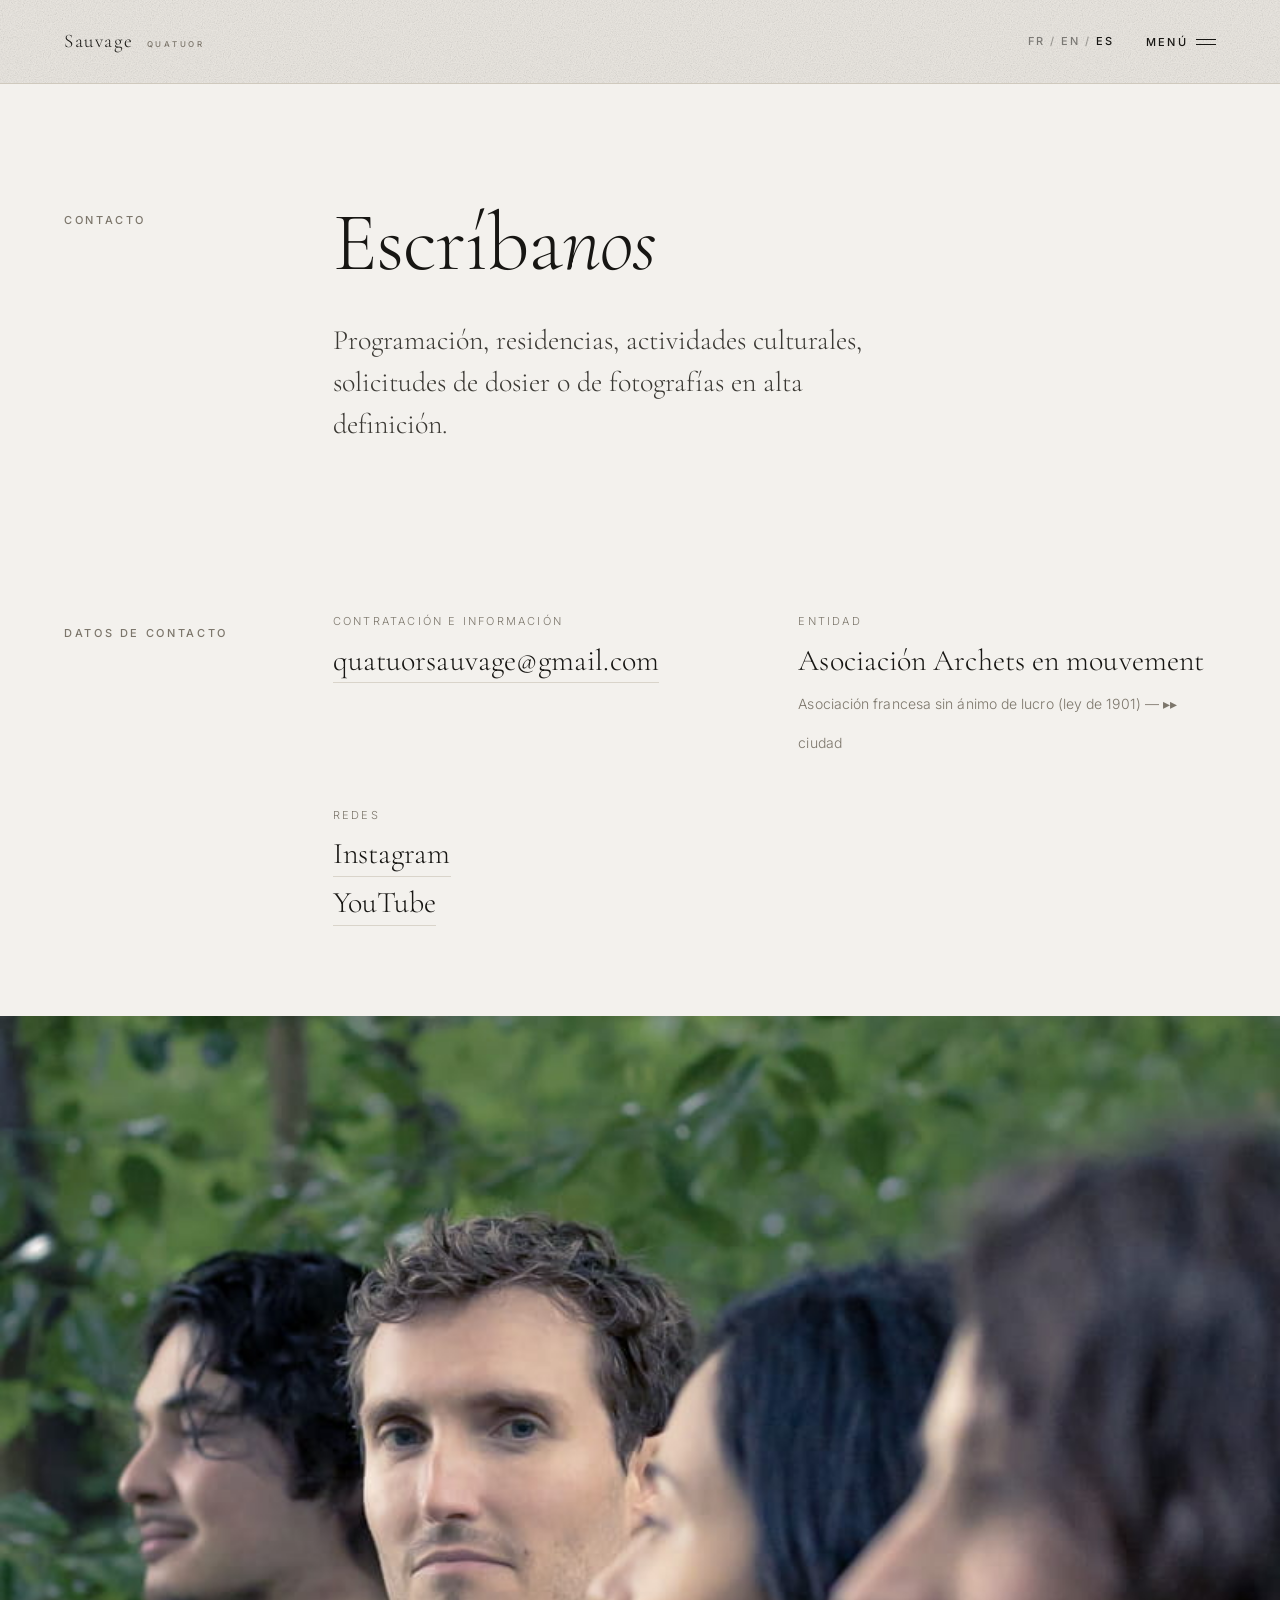
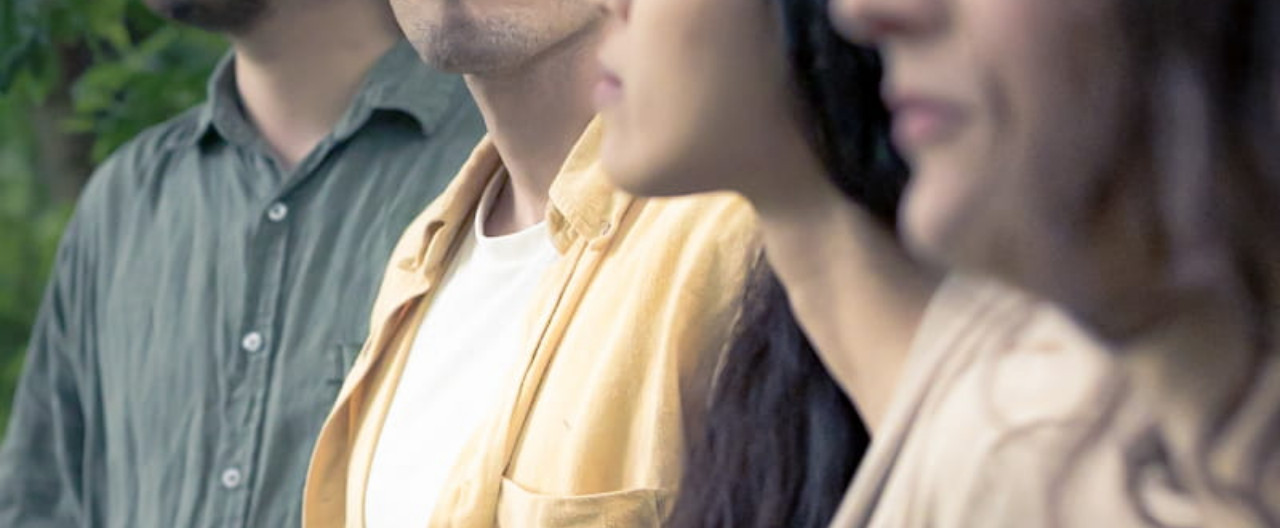
<file: es/contact.html>
<!DOCTYPE html>
<html lang="es">
<head>
<meta charset="utf-8">
<meta name="viewport" content="width=device-width, initial-scale=1">
<title>Contacto — Quatuor Sauvage</title>
<meta name="description" content="Contacto, contratación y redes del Quatuor Sauvage.">
<!-- ▸▸ DOMAINE : ces balises ont besoin d'une URL absolue.
     Les réactiver (retirer les commentaires) et y mettre le vrai domaine
     une fois celui-ci enregistré. Inutiles — et néfastes pour le
     référencement — tant qu'elles pointent vers un domaine inexistant. -->
<!-- <link rel="canonical" href="https://www.quatuorsauvage.com/es/contact.html"> -->
<!-- <link rel="alternate" hreflang="fr" href="https://www.quatuorsauvage.com/contact.html"> -->
<!-- <link rel="alternate" hreflang="en" href="https://www.quatuorsauvage.com/en/contact.html"> -->
<!-- <link rel="alternate" hreflang="es" href="https://www.quatuorsauvage.com/es/contact.html"> -->
<meta property="og:title" content="Contacto — Quatuor Sauvage">
<!-- <meta property="og:image" content="https://www.quatuorsauvage.com/images/og-image.jpg"> -->
<link rel="icon" href="../images/favicon.svg" type="image/svg+xml">
<link rel="preload" href="../fonts/cormorant-garamond-latin-300-normal.woff2" as="font" type="font/woff2" crossorigin>
<link rel="preload" href="../fonts/inter-latin-400-normal.woff2" as="font" type="font/woff2" crossorigin>
<link rel="stylesheet" href="../css/style.css">
</head>
<body class="page-contact">

<a class="skip-link" href="#contenido">Ir al contenido</a>

<header class="nav is-solid">
  <a class="wordmark mark mark--inline" href="index.html"><span class="mark-main">Sauvage</span><span class="mark-sub">Quatuor</span></a>
  <div class="nav-right">
    <nav class="lang" aria-label="Idioma">
      <a href="../contact.html" hreflang="fr" lang="fr">FR</a>
      <span class="sep">/</span>
      <a href="../en/contact.html" hreflang="en" lang="en">EN</a>
      <span class="sep">/</span>
      <span aria-current="true">ES</span>
    </nav>
    <button class="menu-toggle" type="button" aria-expanded="false" aria-controls="menu">
      <span class="label-open">Menú</span>
      <span class="label-close">Cerrar</span>
      <span class="bars" aria-hidden="true"><i></i><i></i></span>
    </button>
  </div>
</header>

<div class="overlay" id="menu" aria-hidden="true">
  <div class="wrap">
    <nav class="overlay-nav" aria-label="Navegación principal">
      <a href="index.html">Inicio</a>
      <a href="index.html#ensemble">El cuarteto</a>
      <a href="media.html">Multimedia</a>
      <a href="contact.html" aria-current="page">Contacto</a>
    </nav>
    <div class="overlay-foot">
      <a href="mailto:quatuorsauvage@gmail.com">quatuorsauvage@gmail.com</a>
      <ul class="overlay-social">
        <li><a href="https://www.instagram.com/quatuor_sauvage/" target="_blank" rel="noopener" aria-label="Instagram"><svg viewBox="0 0 24 24" width="18" height="18" fill="none" stroke="currentColor" stroke-width="1.5" aria-hidden="true"><rect x="3.2" y="3.2" width="17.6" height="17.6" rx="5"/><circle cx="12" cy="12" r="4.1"/><circle cx="17.3" cy="6.7" r="1.05" fill="currentColor" stroke="none"/></svg></a></li>
        <li><a href="https://www.youtube.com/@Quatuor_Sauvage" target="_blank" rel="noopener" aria-label="YouTube"><svg viewBox="0 0 24 24" width="18" height="18" fill="none" stroke="currentColor" stroke-width="1.5" aria-hidden="true"><rect x="2.4" y="5.4" width="19.2" height="13.2" rx="4"/><path d="M10.4 9.3v5.4l4.7-2.7z" fill="currentColor" stroke="none"/></svg></a></li>
      </ul>
      <a href="aviso-legal.html">Aviso legal</a>
    </div>
  </div>
</div>

<main id="contenido">

  <section class="page-head wrap">
    <div class="editorial">
      <span class="eyebrow">Contacto</span>
      <div>
        <h1 class="display-l">Escríba<em>nos</em></h1>
        <p class="lede" style="margin-top: clamp(1.25rem, 2.5vw, 2rem); max-width: 42ch;">Programación, residencias, actividades culturales, solicitudes de dosier o de fotografías en alta definición.</p>
      </div>
    </div>
  </section>

  <section class="section--tight wrap">
    <div class="editorial reveal">
      <span class="eyebrow">Datos de contacto</span>
      <div>
        <ul class="contact-list">
          <li>
            <span class="k">Contratación e información</span>
            <a class="v link" href="mailto:quatuorsauvage@gmail.com">quatuorsauvage@gmail.com</a>
          </li>
          <li>
            <span class="k">Entidad</span>
            <span class="v">Asociación Archets en mouvement<br><span class="muted" style="font-family:var(--body); font-size:0.875rem;">Asociación francesa sin ánimo de lucro (ley de 1901) — ▸▸ ciudad</span></span>
          </li>
          <li>
            <span class="k">Redes</span>
            <span class="v" style="display:flex; flex-direction:column; gap:0.35rem;">
              <a class="link" href="https://www.instagram.com/quatuor_sauvage/" target="_blank" rel="noopener">Instagram</a>
              <a class="link" href="https://www.youtube.com/@Quatuor_Sauvage" target="_blank" rel="noopener">YouTube</a>
            </span>
          </li>
        </ul>
      </div>
    </div>
  </section>

  <div class="bleed reveal">
    <!-- ▸▸ IMAGE : /images/contact.jpg — paysage large
         ▸▸ IMAGE : /images/contact-vertical.jpg — portrait, min. 1400 px de large
         Les width/height ci-dessous sont les dimensions réelles des fichiers.
         En remplacer un par une photo d'un autre format : mettre les nouveaux
         chiffres, sinon la page sursaute au chargement. -->
    <picture>
      <source media="(max-width: 47.999rem) and (orientation: portrait)" srcset="../images/contact-vertical.jpg" width="800" height="1199">
      <img src="../images/contact.jpg" alt="El Quatuor Sauvage" width="2991" height="1332" loading="lazy">
    </picture>
  </div>

</main>

<footer class="footer">
  <div class="wrap footer-inner">

    <div>
      <p class="footer-mark mark"><span class="mark-main">Sauvage</span><span class="mark-sub">Quatuor</span></p>
      <p class="footer-sub">París · Montpellier</p>
    </div>

    <nav class="footer-nav" aria-label="Navegación del pie de página">
      <a href="index.html">Inicio</a>
      <span class="dot" aria-hidden="true"></span>
      <a href="index.html#ensemble">El cuarteto</a>
      <span class="dot" aria-hidden="true"></span>
      <a href="media.html">Multimedia</a>
      <span class="dot" aria-hidden="true"></span>
      <a href="contact.html">Contacto</a>
    </nav>

    <ul class="footer-social">
      <li><a href="https://www.instagram.com/quatuor_sauvage/" target="_blank" rel="noopener" aria-label="Instagram"><svg viewBox="0 0 24 24" width="19" height="19" fill="none" stroke="currentColor" stroke-width="1.5" aria-hidden="true"><rect x="3.2" y="3.2" width="17.6" height="17.6" rx="5"/><circle cx="12" cy="12" r="4.1"/><circle cx="17.3" cy="6.7" r="1.05" fill="currentColor" stroke="none"/></svg></a></li>
      <li><a href="https://www.youtube.com/@Quatuor_Sauvage" target="_blank" rel="noopener" aria-label="YouTube"><svg viewBox="0 0 24 24" width="19" height="19" fill="none" stroke="currentColor" stroke-width="1.5" aria-hidden="true"><rect x="2.4" y="5.4" width="19.2" height="13.2" rx="4"/><path d="M10.4 9.3v5.4l4.7-2.7z" fill="currentColor" stroke="none"/></svg></a></li>
    </ul>

    <div class="footer-legal">
      <a href="mailto:quatuorsauvage@gmail.com">quatuorsauvage@gmail.com</a>
      <p>© <span id="year">2026</span> Asociación Archets en mouvement<span class="sep">·</span><a href="aviso-legal.html">Aviso legal</a></p>
    </div>

  </div>
</footer>

<script src="../js/main.js" defer></script>
<script>document.getElementById('year').textContent = new Date().getFullYear();</script>
</body>
</html>
</file>
<file: css/style.css>
/* ==========================================================================
   Quatuor Sauvage — feuille de style unique / single stylesheet
   Édition : sobriété éditoriale, quasi-monochrome, grands titres sérif
   avec un seul mot en italique comme accent.
   ========================================================================== */

/* --------------------------------------------------------------------------
   0. Polices — auto-hébergées (aucune connexion à un serveur tiers)
   Cormorant Garamond & Inter, SIL Open Font License 1.1.
   Fichiers dans /fonts/. Sous-ensembles latin + latin-ext.
   -------------------------------------------------------------------------- */
@font-face {
  font-family: "Cormorant Garamond"; font-style: normal; font-weight: 300; font-display: swap;
  src: url("../fonts/cormorant-garamond-latin-ext-300-normal.woff2") format("woff2");
  unicode-range: U+0100-02BA, U+02BD-02C5, U+02C7-02CC, U+02CE-02D7, U+02DD-02FF, U+0304, U+0308, U+0329, U+1D00-1DBF, U+1E00-1E9F, U+1EF2-1EFF, U+2020, U+20A0-20AB, U+20AD-20C0, U+2113, U+2C60-2C7F, U+A720-A7FF;
}
@font-face {
  font-family: "Cormorant Garamond"; font-style: normal; font-weight: 300; font-display: swap;
  src: url("../fonts/cormorant-garamond-latin-300-normal.woff2") format("woff2");
  unicode-range: U+0000-00FF, U+0131, U+0152-0153, U+02BB-02BC, U+02C6, U+02DA, U+02DC, U+0304, U+0308, U+0329, U+2000-206F, U+20AC, U+2122, U+2191, U+2193, U+2212, U+2215, U+FEFF, U+FFFD;
}
@font-face {
  font-family: "Cormorant Garamond"; font-style: italic; font-weight: 300; font-display: swap;
  src: url("../fonts/cormorant-garamond-latin-ext-300-italic.woff2") format("woff2");
  unicode-range: U+0100-02BA, U+02BD-02C5, U+02C7-02CC, U+02CE-02D7, U+02DD-02FF, U+0304, U+0308, U+0329, U+1D00-1DBF, U+1E00-1E9F, U+1EF2-1EFF, U+2020, U+20A0-20AB, U+20AD-20C0, U+2113, U+2C60-2C7F, U+A720-A7FF;
}
@font-face {
  font-family: "Cormorant Garamond"; font-style: italic; font-weight: 300; font-display: swap;
  src: url("../fonts/cormorant-garamond-latin-300-italic.woff2") format("woff2");
  unicode-range: U+0000-00FF, U+0131, U+0152-0153, U+02BB-02BC, U+02C6, U+02DA, U+02DC, U+0304, U+0308, U+0329, U+2000-206F, U+20AC, U+2122, U+2191, U+2193, U+2212, U+2215, U+FEFF, U+FFFD;
}
@font-face {
  font-family: "Cormorant Garamond"; font-style: normal; font-weight: 400; font-display: swap;
  src: url("../fonts/cormorant-garamond-latin-ext-400-normal.woff2") format("woff2");
  unicode-range: U+0100-02BA, U+02BD-02C5, U+02C7-02CC, U+02CE-02D7, U+02DD-02FF, U+0304, U+0308, U+0329, U+1D00-1DBF, U+1E00-1E9F, U+1EF2-1EFF, U+2020, U+20A0-20AB, U+20AD-20C0, U+2113, U+2C60-2C7F, U+A720-A7FF;
}
@font-face {
  font-family: "Cormorant Garamond"; font-style: normal; font-weight: 400; font-display: swap;
  src: url("../fonts/cormorant-garamond-latin-400-normal.woff2") format("woff2");
  unicode-range: U+0000-00FF, U+0131, U+0152-0153, U+02BB-02BC, U+02C6, U+02DA, U+02DC, U+0304, U+0308, U+0329, U+2000-206F, U+20AC, U+2122, U+2191, U+2193, U+2212, U+2215, U+FEFF, U+FFFD;
}
@font-face {
  font-family: "Cormorant Garamond"; font-style: italic; font-weight: 400; font-display: swap;
  src: url("../fonts/cormorant-garamond-latin-ext-400-italic.woff2") format("woff2");
  unicode-range: U+0100-02BA, U+02BD-02C5, U+02C7-02CC, U+02CE-02D7, U+02DD-02FF, U+0304, U+0308, U+0329, U+1D00-1DBF, U+1E00-1E9F, U+1EF2-1EFF, U+2020, U+20A0-20AB, U+20AD-20C0, U+2113, U+2C60-2C7F, U+A720-A7FF;
}
@font-face {
  font-family: "Cormorant Garamond"; font-style: italic; font-weight: 400; font-display: swap;
  src: url("../fonts/cormorant-garamond-latin-400-italic.woff2") format("woff2");
  unicode-range: U+0000-00FF, U+0131, U+0152-0153, U+02BB-02BC, U+02C6, U+02DA, U+02DC, U+0304, U+0308, U+0329, U+2000-206F, U+20AC, U+2122, U+2191, U+2193, U+2212, U+2215, U+FEFF, U+FFFD;
}
@font-face {
  font-family: "Inter"; font-style: normal; font-weight: 300; font-display: swap;
  src: url("../fonts/inter-latin-ext-300-normal.woff2") format("woff2");
  unicode-range: U+0100-02BA, U+02BD-02C5, U+02C7-02CC, U+02CE-02D7, U+02DD-02FF, U+0304, U+0308, U+0329, U+1D00-1DBF, U+1E00-1E9F, U+1EF2-1EFF, U+2020, U+20A0-20AB, U+20AD-20C0, U+2113, U+2C60-2C7F, U+A720-A7FF;
}
@font-face {
  font-family: "Inter"; font-style: normal; font-weight: 300; font-display: swap;
  src: url("../fonts/inter-latin-300-normal.woff2") format("woff2");
  unicode-range: U+0000-00FF, U+0131, U+0152-0153, U+02BB-02BC, U+02C6, U+02DA, U+02DC, U+0304, U+0308, U+0329, U+2000-206F, U+20AC, U+2122, U+2191, U+2193, U+2212, U+2215, U+FEFF, U+FFFD;
}
@font-face {
  font-family: "Inter"; font-style: normal; font-weight: 400; font-display: swap;
  src: url("../fonts/inter-latin-ext-400-normal.woff2") format("woff2");
  unicode-range: U+0100-02BA, U+02BD-02C5, U+02C7-02CC, U+02CE-02D7, U+02DD-02FF, U+0304, U+0308, U+0329, U+1D00-1DBF, U+1E00-1E9F, U+1EF2-1EFF, U+2020, U+20A0-20AB, U+20AD-20C0, U+2113, U+2C60-2C7F, U+A720-A7FF;
}
@font-face {
  font-family: "Inter"; font-style: normal; font-weight: 400; font-display: swap;
  src: url("../fonts/inter-latin-400-normal.woff2") format("woff2");
  unicode-range: U+0000-00FF, U+0131, U+0152-0153, U+02BB-02BC, U+02C6, U+02DA, U+02DC, U+0304, U+0308, U+0329, U+2000-206F, U+20AC, U+2122, U+2191, U+2193, U+2212, U+2215, U+FEFF, U+FFFD;
}
@font-face {
  font-family: "Inter"; font-style: normal; font-weight: 500; font-display: swap;
  src: url("../fonts/inter-latin-ext-500-normal.woff2") format("woff2");
  unicode-range: U+0100-02BA, U+02BD-02C5, U+02C7-02CC, U+02CE-02D7, U+02DD-02FF, U+0304, U+0308, U+0329, U+1D00-1DBF, U+1E00-1E9F, U+1EF2-1EFF, U+2020, U+20A0-20AB, U+20AD-20C0, U+2113, U+2C60-2C7F, U+A720-A7FF;
}
@font-face {
  font-family: "Inter"; font-style: normal; font-weight: 500; font-display: swap;
  src: url("../fonts/inter-latin-500-normal.woff2") format("woff2");
  unicode-range: U+0000-00FF, U+0131, U+0152-0153, U+02BB-02BC, U+02C6, U+02DA, U+02DC, U+0304, U+0308, U+0329, U+2000-206F, U+20AC, U+2122, U+2191, U+2193, U+2212, U+2215, U+FEFF, U+FFFD;
}

/* --------------------------------------------------------------------------
   1. Tokens
   -------------------------------------------------------------------------- */
:root {
  /* Palette — papier chaud, encre presque noire */
  --paper:        #f3f1ed;
  --paper-deep:   #eae7e1;
  --ink:          #171613;
  --ink-soft:     #3a3833;
  --muted:        #7c766b;
  --rule:         #d9d4ca;
  --paper-invert: #12110f;

  /* Bandeaux (barre de navigation, menu, pied de page) : un ton plus profond
     que le papier, plus un grain fin. Pour changer la teinte des bandeaux,
     il suffit de modifier --band et --band-rule. */
  --band:         #eae6df;
  --band-rule:    #cfc9bd;
  /* Grain : SVG feTurbulence désaturé, encodé en URI de données.
     --grain-size règle la finesse, l'opacité est dans le SVG lui-même. */
  --grain: url("data:image/svg+xml,%3Csvg xmlns='http://www.w3.org/2000/svg' width='180' height='180'%3E%3Cfilter id='g'%3E%3CfeTurbulence type='fractalNoise' baseFrequency='0.85' numOctaves='4' stitchTiles='stitch'/%3E%3CfeColorMatrix type='saturate' values='0'/%3E%3C/filter%3E%3Crect width='180' height='180' filter='url(%23g)' opacity='0.38'/%3E%3C/svg%3E");
  --grain-size: 180px;

  /* Pied de page « clair-obscur » : fond profond, lumière rasante, texte taupe. */
  --night:      #1a1917;
  --night-ink:  #ece6db;
  --night-soft: #cec5b6;
  --night-dim:  #8b8377;
  --night-accent: #c7ab84;

  /* Typographie */
  --display: "Cormorant Garamond", "Iowan Old Style", Garamond, Georgia, "Times New Roman", serif;
  --body: "Inter", -apple-system, BlinkMacSystemFont, "Segoe UI", Helvetica, Arial, sans-serif;

  /* Rythme */
  --gutter: clamp(1.5rem, 5vw, 5.5rem);
  --section: clamp(5rem, 12vw, 11rem);
  --measure: 34em;

  /* Chrome */
  --nav-h: 5.25rem;
  --ease: cubic-bezier(0.22, 0.61, 0.36, 1);
}

/* --------------------------------------------------------------------------
   2. Reset / base
   -------------------------------------------------------------------------- */
*, *::before, *::after { box-sizing: border-box; }

html {
  -webkit-text-size-adjust: 100%;
  scroll-behavior: smooth;
}

body {
  margin: 0;
  background: var(--paper);
  color: var(--ink);
  font-family: var(--body);
  font-size: 1.0625rem;
  line-height: 1.75;
  font-weight: 350;
  letter-spacing: 0.005em;
  -webkit-font-smoothing: antialiased;
  -moz-osx-font-smoothing: grayscale;
  overflow-x: hidden;
}

body.is-locked { overflow: hidden; }

img { max-width: 100%; display: block; }

a { color: inherit; text-decoration: none; }

p { margin: 0 0 1.35em; }
p:last-child { margin-bottom: 0; }

::selection { background: var(--ink); color: var(--paper); }

:focus-visible {
  outline: 1px solid var(--ink);
  outline-offset: 4px;
}

.skip-link {
  position: absolute;
  left: -9999px;
  top: 0;
  z-index: 300;
  background: var(--ink);
  color: var(--paper);
  padding: 0.75rem 1.25rem;
  font-size: 0.75rem;
  letter-spacing: 0.16em;
  text-transform: uppercase;
}
.skip-link:focus { left: 0; }

/* --------------------------------------------------------------------------
   3. Typographie éditoriale
   -------------------------------------------------------------------------- */
h1, h2, h3, h4 {
  font-family: var(--display);
  font-weight: 300;
  letter-spacing: -0.012em;
  line-height: 1.06;
  margin: 0;
  text-wrap: balance;
}

/* Le geste signature : un seul mot en italique */
h1 em, h2 em, h3 em, .accent {
  font-style: italic;
  font-weight: 300;
}

.display-xl { font-size: clamp(3rem, 9.5vw, 8.5rem); }
.display-l  { font-size: clamp(2.5rem, 6.5vw, 5.25rem); }
.display-m  { font-size: clamp(2rem, 4vw, 3.25rem); }
.display-s  { font-size: clamp(1.5rem, 2.4vw, 2rem); line-height: 1.15; }

/* Étiquette en petites capitales espacées */
.eyebrow {
  font-family: var(--body);
  font-size: 0.6875rem;
  font-weight: 500;
  letter-spacing: 0.24em;
  text-transform: uppercase;
  color: var(--muted);
  margin: 0 0 clamp(1.75rem, 3vw, 2.75rem);
  display: block;
}

.lede {
  font-family: var(--display);
  font-size: clamp(1.375rem, 2.2vw, 1.75rem);
  line-height: 1.5;
  font-weight: 300;
  color: var(--ink-soft);
  letter-spacing: 0;
}

.prose { max-width: var(--measure); }
.prose p + p { margin-top: 0; }

.muted { color: var(--muted); }

.rule {
  border: 0;
  border-top: 1px solid var(--rule);
  margin: 0;
}

/* Lien souligné discret */
.link {
  border-bottom: 1px solid var(--rule);
  padding-bottom: 0.1em;
  transition: border-color 0.35s var(--ease), color 0.35s var(--ease);
}
.link:hover { border-color: var(--ink); }

/* Lien « suite » avec filet animé */
.link-arrow {
  display: inline-flex;
  align-items: center;
  gap: 0.7em;
  font-size: 0.75rem;
  font-weight: 500;
  letter-spacing: 0.2em;
  text-transform: uppercase;
}
.link-arrow::after {
  content: "";
  width: 2.5rem;
  height: 1px;
  background: currentColor;
  transition: width 0.45s var(--ease);
}
.link-arrow:hover::after { width: 4rem; }

/* --------------------------------------------------------------------------
   4. Mise en page
   -------------------------------------------------------------------------- */
.wrap {
  padding-inline: var(--gutter);
  max-width: 1560px;
  margin-inline: auto;
}

.section { padding-block: var(--section); }
.section--tight { padding-block: clamp(3.5rem, 7vw, 6.5rem); }

/* Grille éditoriale : étiquette à gauche, contenu à droite */
.editorial {
  display: grid;
  gap: clamp(2rem, 4vw, 3rem) clamp(2rem, 6vw, 6rem);
  grid-template-columns: 1fr;
}
@media (min-width: 62rem) {
  .editorial { grid-template-columns: minmax(9rem, 15vw) minmax(0, 1fr); }
  .editorial .eyebrow { margin-bottom: 0; padding-top: 0.75rem; }
}

/* --------------------------------------------------------------------------
   5. Navigation
   -------------------------------------------------------------------------- */
.nav {
  position: fixed;
  inset: 0 0 auto 0;
  z-index: 100;
  height: var(--nav-h);
  display: flex;
  align-items: center;
  justify-content: space-between;
  /* aligne le bandeau sur la colonne de contenu, y compris au-delà de 1560 px */
  padding-inline: max(var(--gutter), calc((100% - 1560px) / 2 + var(--gutter)));
  color: var(--ink);
  transition: background-color 0.5s var(--ease), color 0.5s var(--ease),
              border-color 0.5s var(--ease);
  border-bottom: 1px solid transparent;
}

/* Au-dessus d'une image plein cadre : texte clair, fond transparent */
.nav.is-over-hero {
  color: #fff;
  background: transparent;
}
/* Bandeau texturé. Le grain vit sur un pseudo-élément pour pouvoir apparaître
   en fondu comme la couleur : une image de fond ne se transitionne pas. */
.nav::before {
  content: "";
  position: absolute;
  inset: 0;
  z-index: -1;
  background-image: var(--grain);
  background-size: var(--grain-size) var(--grain-size);
  opacity: 0;
  pointer-events: none;
  transition: opacity 0.5s var(--ease);
}
.nav.is-solid {
  background-color: var(--band);
  color: var(--ink);
  border-bottom-color: var(--band-rule);
}
.nav.is-solid::before { opacity: 1; }
.nav.is-open::before { opacity: 0; }
.nav.is-open { background: transparent; color: var(--night-ink); border-bottom-color: transparent; }

/* --------------------------------------------------------------------------
   Marque « Sauvage / Quatuor »
   Une seule construction, déclinée à trois échelles. Tout est piloté par
   --mark-size (la taille du mot « Sauvage ») : le filet, l'espacement et le
   retrait de la sous-ligne se recalculent seuls. Pour agrandir ou réduire la
   marque quelque part, il n'y a que cette variable à changer.
   -------------------------------------------------------------------------- */
.mark {
  --mark-indent: 1.23em;   /* retrait de la sous-ligne, en em de « Sauvage » */
  --mark-sub-ink: var(--muted);
  --mark-rule: var(--rule);
  display: inline-block;
  font-family: var(--display);
  line-height: 0.94;
  white-space: nowrap;
}
.mark-main {
  display: block;
  font-weight: 300;
  font-size: var(--mark-size);
  letter-spacing: 0.08em;
  /* l'interlettrage ajoute une chasse après le « e » final : on la retire
     pour que le bloc reste optiquement aligné à gauche */
  margin-right: -0.08em;
}
.mark-sub {
  display: block;
  width: -moz-fit-content;
  width: fit-content;
  margin-left: calc(var(--mark-size) * 1.23);
  margin-top: calc(var(--mark-size) * 0.18);
  padding-top: calc(var(--mark-size) * 0.15);
  border-top: 1px solid var(--mark-rule);
  font-family: var(--body);
  font-weight: 500;
  font-size: max(0.6875rem, calc(var(--mark-size) * 0.136));
  letter-spacing: 0.46em;
  margin-right: -0.46em;
  text-transform: uppercase;
  line-height: 1;
  color: var(--mark-sub-ink);
}

/* Marque centrée (héros, pied de page) : la sous-ligne se centre sous
   « Sauvage » au lieu d'être décalée à droite. Le décalage n'a de sens que
   si la marque est alignée à gauche.
   Le padding-left compense la chasse que l'interlettrage ajoute après le
   « R » final : sans lui, le mot paraîtrait décalé d'un demi-espace. */
.hero-mark .mark-sub,
.footer-mark .mark-sub {
  margin-left: auto;
  margin-right: auto;
  padding-left: 0.46em;
}

/* Variante d'une seule ligne : la barre de nav n'a pas la hauteur d'une
   marque empilée, et la sous-ligne y deviendrait illisible. */
.mark--inline { display: inline-flex; align-items: baseline; gap: 0.85em; }
.mark--inline .mark-sub {
  margin: 0;
  padding: 0;
  border-top: 0;
  font-size: 0.5rem;
  letter-spacing: 0.34em;
  margin-right: -0.34em;
}

/* Écrans étroits (≤ 376 px) : entre la marque et le sélecteur de langue à
   trois entrées, la barre de nav n'a plus la place pour les deux mots ;
   « Sauvage » suffit. Seuil relevé de 340 à 376 px lors de l'ajout de
   l'espagnol — le repasser à 21.25rem si une langue est retirée. */
@media (max-width: 23.5rem) {
  .mark--inline .mark-sub { display: none; }
}

/* Sur les fonds profonds (menu plein écran, pied de page) */
.overlay .mark, .footer .mark {
  --mark-sub-ink: var(--night-dim);
  --mark-rule: rgba(236,230,219,0.3);
}

.wordmark {
  --mark-size: clamp(1.0625rem, 1.5vw, 1.3125rem);
  line-height: 1;
  white-space: nowrap;
  position: relative;
  z-index: 120;
}

.nav-right {
  display: flex;
  align-items: center;
  gap: clamp(1.25rem, 2.5vw, 2.25rem);
  position: relative;
  z-index: 120;
}

.lang {
  display: flex;
  align-items: center;
  gap: 0.5em;
  font-size: 0.6875rem;
  font-weight: 500;
  letter-spacing: 0.16em;
  text-transform: uppercase;
}
.lang span[aria-current] { opacity: 1; }
.lang a { opacity: 0.5; transition: opacity 0.3s var(--ease); }
.lang a:hover { opacity: 1; }
.lang .sep { opacity: 0.35; }

.menu-toggle {
  appearance: none;
  background: none;
  border: 0;
  padding: 0.5rem 0;
  margin: 0;
  color: inherit;
  font-family: var(--body);
  font-size: 0.6875rem;
  font-weight: 500;
  letter-spacing: 0.2em;
  text-transform: uppercase;
  cursor: pointer;
  display: flex;
  align-items: center;
  gap: 0.75em;
}
.menu-toggle .bars {
  display: inline-flex;
  flex-direction: column;
  gap: 4px;
  width: 20px;
}
.menu-toggle .bars i {
  display: block;
  height: 1px;
  background: currentColor;
  transition: transform 0.4s var(--ease), opacity 0.3s var(--ease);
}
.nav.is-open .bars i:first-child { transform: translateY(2.5px) rotate(45deg); }
.nav.is-open .bars i:last-child { transform: translateY(-2.5px) rotate(-45deg); }

.menu-toggle .label-open { display: inline; }
.menu-toggle .label-close { display: none; }
.nav.is-open .label-open { display: none; }
.nav.is-open .label-close { display: inline; }

/* Menu plein écran */
.overlay {
  position: fixed;
  inset: 0;
  z-index: 90;
  /* Menu plein écran « clair-obscur » : la photo du héros, très assombrie,
     sert de fond. L'assombrissement ne dépend pas de la photo : le fond reste
     --night et l'image n'est composée qu'à 22 % — quelle que soit l'image
     déposée dans /images/hero.jpg, le texte reste lisible. */
  background-color: var(--night);
  color: var(--night-soft);
  isolation: isolate;
  display: flex;
  flex-direction: column;
  justify-content: center;
  padding: var(--nav-h) max(var(--gutter), calc((100% - 1560px) / 2 + var(--gutter))) var(--gutter);
  opacity: 0;
  visibility: hidden;
  transition: opacity 0.55s var(--ease), visibility 0.55s var(--ease);
}
/* la photo */
.overlay::before {
  content: "";
  position: absolute;
  inset: 0;
  z-index: -2;
  /* ▸▸ pour utiliser une autre image que celle du héros, changer ce chemin */
  background: url("../images/hero.jpg") center / cover no-repeat;
  /* Deux réglages plutôt qu'un : brightness écrase les hautes lumières de la
     photo, opacity la fond dans le noir. Même une image très claire retombe
     sous #3d3d3a — le contraste du texte est garanti quelle que soit la photo.
     Pour laisser l'image plus présente : monter opacity, pas brightness. */
  opacity: 0.4;
  filter: grayscale(0.35) brightness(0.45) contrast(1.05);
  pointer-events: none;
}
/* En portrait étroit, le menu prend la version verticale, comme le héros.
   Si le chemin ci-dessus change, changer aussi celui-ci. */
@media (max-width: 47.999rem) and (orientation: portrait) {
  .overlay::before { background-image: url("../images/hero-vertical.jpg"); }
}
/* la lumière rasante + le grain, comme au pied de page */
.overlay::after {
  content: "";
  position: absolute;
  inset: 0;
  z-index: -1;
  background-image:
    /* 1. la lumière rasante, au-dessus de tout */
    linear-gradient(
      107deg,
      rgba(255, 248, 236, 0)    0%,
      rgba(255, 248, 236, 0.05) 24%,
      rgba(255, 248, 236, 0.09) 34%,
      rgba(255, 248, 236, 0.03) 46%,
      rgba(255, 248, 236, 0)    62%),
    /* 2. le voile sombre : c'est lui qui garantit le contraste du texte,
          quelle que soit la photo. Baisser sa valeur éclaircit le menu.
          (Pas de grain ici : la photo apporte déjà sa propre matière, et un
          grain gris sur fond sombre l'éclaircirait au lieu de le texturer.) */
    linear-gradient(rgba(26, 25, 23, 0.62), rgba(26, 25, 23, 0.62));
  background-size: cover, cover;
  pointer-events: none;
}

.overlay.is-open { opacity: 1; visibility: visible; }
/* .wrap est ici un élément flex : sans width, les marges auto le recentrent
   sur sa largeur intrinsèque et le menu se décale. */
.overlay > .wrap { width: 100%; max-width: none; padding-inline: 0; }

.overlay-nav {
  display: flex;
  flex-direction: column;
  gap: clamp(0.25rem, 1.2vw, 0.9rem);
}
.overlay-nav a {
  font-family: var(--display);
  font-weight: 300;
  font-size: clamp(2.5rem, 8vw, 5.5rem);
  line-height: 1.12;
  letter-spacing: -0.015em;
  width: max-content;
  max-width: 100%;
  opacity: 0;
  transform: translateY(0.6rem);
  transition: opacity 0.6s var(--ease), transform 0.6s var(--ease);
}
.overlay.is-open .overlay-nav a { opacity: 1; transform: none; }
.overlay.is-open .overlay-nav a:nth-child(1) { transition-delay: 0.10s; }
.overlay.is-open .overlay-nav a:nth-child(2) { transition-delay: 0.16s; }
.overlay.is-open .overlay-nav a:nth-child(3) { transition-delay: 0.22s; }
.overlay.is-open .overlay-nav a:nth-child(4) { transition-delay: 0.28s; }
.overlay-nav a { color: var(--night-soft); transition: color 0.35s var(--ease); }
/* au survol : la couleur seule — l'italique reste réservé à la page courante */
.overlay-nav a:hover { color: var(--night-ink); }
/* la page courante, en italique et dans le ton chaud */
.overlay-nav a[aria-current="page"] { font-style: italic; color: var(--night-accent); }

.overlay-foot {
  margin-top: clamp(2.5rem, 7vw, 5rem);
  display: flex;
  flex-wrap: wrap;
  align-items: center;
  gap: 1rem clamp(1.5rem, 3vw, 2.5rem);
  font-size: 0.75rem;
  letter-spacing: 0.16em;
  text-transform: uppercase;
  color: var(--night-soft);
  opacity: 0;
  transition: opacity 0.6s var(--ease) 0.34s;
}
.overlay.is-open .overlay-foot { opacity: 1; }
.overlay-foot a { color: var(--night-soft); transition: color 0.35s var(--ease); }
.overlay-foot a:hover { color: var(--night-ink); }
.overlay-foot a[aria-current="page"] { color: var(--night-accent); }

/* --------------------------------------------------------------------------
   6. Héros
   -------------------------------------------------------------------------- */
.hero {
  position: relative;
  min-height: 100svh;
  display: flex;
  align-items: center;
  color: #fff;
  overflow: hidden;
}
.hero-media {
  position: absolute;
  inset: 0;
}
/* <picture> est une boîte en ligne de hauteur automatique : sans cette règle,
   le « height: 100% » de l'image n'aurait plus de hauteur de référence et
   retomberait à la hauteur naturelle de la photo. */
.hero-media picture {
  display: block;
  width: 100%;
  height: 100%;
}
.hero-media img {
  width: 100%;
  height: 100%;
  object-fit: cover;
  object-position: center 40%;
}
.hero-media::after {
  content: "";
  position: absolute;
  inset: 0;
  background: linear-gradient(180deg, rgba(10,10,9,0.40) 0%, rgba(10,10,9,0.30) 22%, rgba(10,10,9,0.46) 52%, rgba(10,10,9,0.38) 100%);
}
.hero-inner {
  position: relative;
  z-index: 2;
  width: 100%;
  padding-inline: var(--gutter);
  /* Le bloc est centré dans la hauteur de l'image. La barre de nav occupe le
     haut : on décale d'autant vers le bas pour que le centrage soit optique
     et pas seulement géométrique.
     Pour reposer le bloc en bas de l'image comme avant, remplacer cette ligne
     par « padding-bottom: clamp(3rem, 8vh, 6rem); » et repasser .hero en
     « align-items: flex-end ». */
  padding-top: var(--nav-h);
  max-width: 1560px;
  margin-inline: auto;
  text-align: center;
}
.hero-mark {
  --mark-size: clamp(2.75rem, 9.5vw, 8rem);
  --mark-sub-ink: rgba(255,255,255,0.82);
  --mark-rule: rgba(255,255,255,0.45);
  margin: 0;
  text-shadow: 0 1px 40px rgba(0,0,0,0.25);
}
.hero-tagline {
  font-family: var(--display);
  font-style: italic;
  font-weight: 300;
  font-size: clamp(1.125rem, 2.1vw, 1.75rem);
  line-height: 1.4;
  margin: clamp(1rem, 2vw, 1.6rem) auto 0;
  max-width: 30ch;
  opacity: 0.94;
}

/* En-tête de page intérieure */
.page-head {
  padding-top: calc(var(--nav-h) + clamp(3.5rem, 9vw, 8rem));
  padding-bottom: clamp(2.5rem, 6vw, 5rem);
}

/* --------------------------------------------------------------------------
   7. Bloc « à l'affiche » (créneau unique, jamais un fil d'actualité)
   -------------------------------------------------------------------------- */
.featured-frame {
  position: relative;
  aspect-ratio: 16 / 9;
  background: var(--paper-invert);
  overflow: hidden;
}
.featured-frame iframe {
  position: absolute;
  inset: 0;
  width: 100%;
  height: 100%;
  border: 0;
}
.featured-caption {
  margin-top: clamp(1.25rem, 2.5vw, 2rem);
  display: grid;
  gap: 0.75rem clamp(2rem, 5vw, 4rem);
}
@media (min-width: 62rem) {
  .featured-caption { grid-template-columns: minmax(0, 1fr) auto; align-items: baseline; }
}
.featured-caption .lede { max-width: 46ch; }

/* --------------------------------------------------------------------------
   8. Membres
   -------------------------------------------------------------------------- */
.members {
  display: grid;
  gap: clamp(3rem, 6vw, 5rem) clamp(2rem, 4vw, 3.5rem);
  grid-template-columns: 1fr;
  margin-top: clamp(3rem, 6vw, 5rem);
}
@media (min-width: 46rem) { .members { grid-template-columns: repeat(2, 1fr); } }
@media (min-width: 78rem) { .members { grid-template-columns: repeat(4, 1fr); } }

.member figure { margin: 0; }
.member img {
  width: 100%;
  aspect-ratio: 3 / 4;
  object-fit: cover;
  filter: grayscale(1) contrast(1.02);
  transition: filter 0.7s var(--ease);
}
.member:hover img { filter: grayscale(0.55); }
.member h3 {
  font-size: clamp(1.375rem, 1.9vw, 1.75rem);
  margin: clamp(1rem, 1.8vw, 1.5rem) 0 0.15rem;
}
.member .role {
  font-size: 0.6875rem;
  letter-spacing: 0.2em;
  text-transform: uppercase;
  color: var(--muted);
  margin: 0 0 1rem;
}
.member .bio { font-size: 0.9375rem; line-height: 1.8; color: var(--ink-soft); }

/* --------------------------------------------------------------------------
   9. Images / grille média
   -------------------------------------------------------------------------- */
.bleed {
  width: 100%;
  margin-block: 0;
}
.bleed picture { display: block; }
/* Hauteur libre : l'image se déploie dans ses proportions réelles, rien n'est
   rogné. C'est le recadrage du fichier qui décide de la hauteur du bandeau.
   Les attributs width/height posés sur <img> et <source> dans le HTML servent
   au navigateur à réserver la place avant que la photo n'arrive : sans eux,
   le pied de page remonte puis redescend au chargement. */
.bleed img {
  display: block;
  width: 100%;
  height: auto;
}

.duo {
  display: grid;
  gap: clamp(1rem, 2vw, 1.75rem);
  grid-template-columns: 1fr;
}
@media (min-width: 46rem) { .duo { grid-template-columns: 1fr 1fr; } }
.duo figure { margin: 0; overflow: hidden; }
.duo img {
  width: 100%;
  aspect-ratio: 4 / 5;
  object-fit: cover;
  transition: transform 1.2s var(--ease);
}
.duo a:hover img { transform: scale(1.03); }
.duo figcaption,
/* Galerie « justifiée » : chaque rangée occupe toute la largeur et toutes les
   images d'une même rangée ont exactement la même hauteur. Les proportions
   réelles sont conservées — plus aucun recadrage.

   Chaque <figure> porte son rapport largeur / hauteur dans --ar
   (paysage 3:2 → 1.5 ; portrait 2:3 → 0.666 ; carré → 1).
   --gallery-unit est une largeur de référence exprimée en pourcentage de la
   galerie : c'est elle qui décide du nombre d'images par rangée. Plus elle est
   grande, moins il y a d'images par rangée et plus elles sont hautes.
   Étant un pourcentage, la composition des rangées reste la même quelle que
   soit la largeur de l'écran — seule l'échelle change. */
.grid-media {
  --gallery-unit: 32%;
  --gallery-gap: 0.625rem;
  display: flex;
  flex-wrap: wrap;
  gap: var(--gallery-gap);
}
@media (min-width: 64rem) { .grid-media { --gallery-unit: 21%; } }

/* Dernière rangée : elle s'étire sur toute la largeur, ce qui la rend plus
   haute que les précédentes — le bloc se referme proprement. Si un jour une
   seule image se retrouve seule sur cette dernière rangée et paraît trop
   grande, décommenter la ligne ci-dessous : la rangée restera alors alignée
   à gauche, à hauteur normale, en laissant du blanc à droite. */
/* .grid-media::after { content: ""; flex: 1000000 0 0; } */

.grid-media figure {
  margin: 0;
  flex: var(--ar, 1.5) 1 calc(var(--ar, 1.5) * var(--gallery-unit));
}
.grid-media .shot {
  display: block;
  width: 100%;
  aspect-ratio: var(--ar, 1.5);
  overflow: hidden;
  background: var(--paper-deep);
  cursor: zoom-in;
  border: 0;
  padding: 0;
}
.grid-media .shot img {
  width: 100%;
  height: 100%;
  object-fit: cover;
  transition: transform 1.2s var(--ease), filter 0.7s var(--ease);
}
.grid-media .shot:hover img { transform: scale(1.025); }

/* Sur un téléphone, une image par rangée : des rangées justifiées y
   donneraient des vignettes minuscules. */
@media (max-width: 47.999rem) {
  .grid-media { --gallery-gap: 0.75rem; }
  .grid-media figure { flex: 1 1 100%; }
}

/* Le crédit reste dans le code — la visionneuse et les lecteurs d'écran le
   lisent — mais ne s'affiche plus sous chaque image : il briserait
   l'alignement des rangées. Une seule ligne sous la galerie suffit. */
.grid-media figcaption {
  position: absolute;
  width: 1px;
  height: 1px;
  margin: -1px;
  padding: 0;
  overflow: hidden;
  clip-path: inset(50%);
  white-space: nowrap;
}
.gallery-credit {
  margin-top: clamp(1rem, 2vw, 1.5rem);
  font-size: 0.6875rem;
  letter-spacing: 0.14em;
  text-transform: uppercase;
  color: var(--muted);
}

.video-grid {
  display: grid;
  gap: clamp(1.5rem, 3vw, 2.75rem);
  grid-template-columns: 1fr;
}
@media (min-width: 62rem) { .video-grid { grid-template-columns: repeat(2, 1fr); } }
.video-grid figure { margin: 0; }

/* --------------------------------------------------------------------------
   10. Visionneuse (lightbox)
   -------------------------------------------------------------------------- */
.lightbox {
  position: fixed;
  inset: 0;
  z-index: 200;
  background: rgba(18,17,15,0.96);
  display: flex;
  align-items: center;
  justify-content: center;
  padding: clamp(2.5rem, 6vw, 5rem);
  opacity: 0;
  visibility: hidden;
  transition: opacity 0.4s var(--ease), visibility 0.4s var(--ease);
}
.lightbox.is-open { opacity: 1; visibility: visible; }
.lightbox img {
  max-width: 100%;
  max-height: 82vh;
  object-fit: contain;
}
.lightbox figcaption {
  margin-top: 1rem;
  text-align: center;
  color: rgba(255,255,255,0.6);
  font-size: 0.6875rem;
  letter-spacing: 0.16em;
  text-transform: uppercase;
}
.lightbox figure { margin: 0; }
.lightbox-close,
.lightbox-prev,
.lightbox-next {
  position: absolute;
  background: none;
  border: 0;
  color: rgba(255,255,255,0.7);
  cursor: pointer;
  font-family: var(--body);
  font-size: 0.75rem;
  letter-spacing: 0.18em;
  text-transform: uppercase;
  padding: 1rem;
  transition: color 0.3s var(--ease);
}
.lightbox-close:hover,
.lightbox-prev:hover,
.lightbox-next:hover { color: #fff; }
.lightbox-close { top: 0.75rem; right: 0.75rem; }
.lightbox-prev { left: 0.25rem; top: 50%; transform: translateY(-50%); }
.lightbox-next { right: 0.25rem; top: 50%; transform: translateY(-50%); }

/* --------------------------------------------------------------------------
   11. Contact
   -------------------------------------------------------------------------- */
.contact-list {
  list-style: none;
  margin: 0;
  padding: 0;
  display: grid;
  gap: clamp(2rem, 4vw, 3rem);
}
@media (min-width: 46rem) { .contact-list { grid-template-columns: repeat(2, minmax(0, 1fr)); } }
.contact-list .k {
  font-size: 0.6875rem;
  letter-spacing: 0.2em;
  text-transform: uppercase;
  color: var(--muted);
  display: block;
  margin-bottom: 0.6rem;
}
/* les liens empilés ne prennent que la largeur de leur texte */
.contact-list .v > .link { align-self: flex-start; }

.contact-list .v {
  font-family: var(--display);
  font-size: clamp(1.25rem, 2.4vw, 1.875rem);
  font-weight: 300;
  line-height: 1.3;
  word-break: break-word;
}

/* --------------------------------------------------------------------------
   12. Pied de page
   -------------------------------------------------------------------------- */
/* Bloc clair-obscur : fond profond, lumière rasante en diagonale, composition
   centrée. Le grain du reste du site est conservé, à opacité réduite. */
.footer {
  position: relative;
  isolation: isolate;
  overflow: hidden;
  background-color: var(--night);
  color: var(--night-soft);
  padding-block: clamp(4rem, 9vw, 7rem) clamp(2.25rem, 4vw, 3rem);
  text-align: center;
}
/* la lumière */
.footer::before {
  content: "";
  position: absolute;
  inset: -25% -15%;
  z-index: -2;
  background: linear-gradient(
    107deg,
    rgba(255, 248, 236, 0)    0%,
    rgba(255, 248, 236, 0.05) 22%,
    rgba(255, 248, 236, 0.10) 33%,
    rgba(255, 248, 236, 0.04) 45%,
    rgba(255, 248, 236, 0)    60%);
  pointer-events: none;
}
/* le grain */
.footer::after {
  content: "";
  position: absolute;
  inset: 0;
  z-index: -1;
  background-image: var(--grain);
  background-size: var(--grain-size) var(--grain-size);
  opacity: 0.45;
  mix-blend-mode: overlay;
  pointer-events: none;
}

.footer-inner {
  display: flex;
  flex-direction: column;
  align-items: center;
  gap: clamp(1.75rem, 4vw, 2.75rem);
}

.footer-mark {
  --mark-size: clamp(2rem, 5vw, 3.5rem);
  color: var(--night-ink);
  margin: 0;
}
.footer-sub {
  /* la marque se termine désormais par « QUATUOR » en capitales espacées :
     il faut plus d'air ici, sinon la ligne de villes s'y confond. */
  margin: 1.9rem 0 0;
  font-size: 0.625rem;
  font-weight: 400;
  letter-spacing: 0.32em;
  text-transform: uppercase;
  color: var(--night-dim);
  opacity: 0.85;
}

/* rang de liens séparés par un losange */
.footer-nav {
  display: flex;
  flex-wrap: wrap;
  align-items: center;
  justify-content: center;
  gap: 0.75rem clamp(1rem, 2.5vw, 1.75rem);
  font-size: 0.75rem;
  font-weight: 500;
  letter-spacing: 0.16em;
  text-transform: uppercase;
}
.footer-nav a { color: var(--night-soft); transition: color 0.35s var(--ease); }
.footer-nav a:hover { color: var(--night-ink); }
.footer-nav .dot {
  width: 4px;
  height: 4px;
  flex: 0 0 auto;
  background: var(--night-dim);
  transform: rotate(45deg);
}
@media (max-width: 30rem) { .footer-nav .dot { display: none; } }

.footer-social, .overlay-social {
  list-style: none;
  margin: 0;
  padding: 0;
  display: flex;
  gap: clamp(1.25rem, 3vw, 2rem);
}
.footer-social a, .overlay-social a {
  display: block;
  color: var(--night-soft);
  transition: color 0.35s var(--ease), transform 0.35s var(--ease);
}
.footer-social a:hover, .overlay-social a:hover { color: var(--night-ink); transform: translateY(-2px); }
.footer-social svg, .overlay-social svg { display: block; }

.footer-legal {
  display: flex;
  flex-direction: column;
  align-items: center;
  gap: 0.6rem;
  margin-top: clamp(0.5rem, 2vw, 1.5rem);
  font-size: 0.6875rem;
  letter-spacing: 0.14em;
  text-transform: uppercase;
  color: var(--night-dim);
}
.footer-legal a { color: var(--night-soft); transition: color 0.35s var(--ease); }
.footer-legal a:hover { color: var(--night-ink); }
.footer-legal p { margin: 0; }
.footer-legal .sep { opacity: 0.4; margin-inline: 0.5em; }

/* --------------------------------------------------------------------------
   13. Mentions légales / texte long
   -------------------------------------------------------------------------- */
.legal { max-width: 44em; }
.legal h2 {
  font-size: clamp(1.375rem, 2.2vw, 1.75rem);
  margin-top: clamp(2.5rem, 5vw, 3.5rem);
  margin-bottom: 0.9rem;
}
.legal h2:first-of-type { margin-top: 0; }
.legal p, .legal ul { font-size: 0.9375rem; line-height: 1.85; color: var(--ink-soft); }
.legal ul { padding-left: 1.1rem; margin: 0 0 1.35em; }
.legal li { margin-bottom: 0.35rem; }

/* --------------------------------------------------------------------------
   14. Apparition au défilement
   -------------------------------------------------------------------------- */
.reveal {
  opacity: 0;
  transform: translateY(1.25rem);
  transition: opacity 1s var(--ease), transform 1s var(--ease);
}
.reveal.is-visible { opacity: 1; transform: none; }

@media (prefers-reduced-motion: reduce) {
  html { scroll-behavior: auto; }
  *, *::before, *::after {
    animation-duration: 0.01ms !important;
    transition-duration: 0.01ms !important;
  }
  .reveal { opacity: 1; transform: none; }
}

/* --------------------------------------------------------------------------
   15. Impression
   -------------------------------------------------------------------------- */
@media print {
  .nav, .overlay, .lightbox { display: none !important; }
  body { background: #fff; color: #000; }
}
</file>
